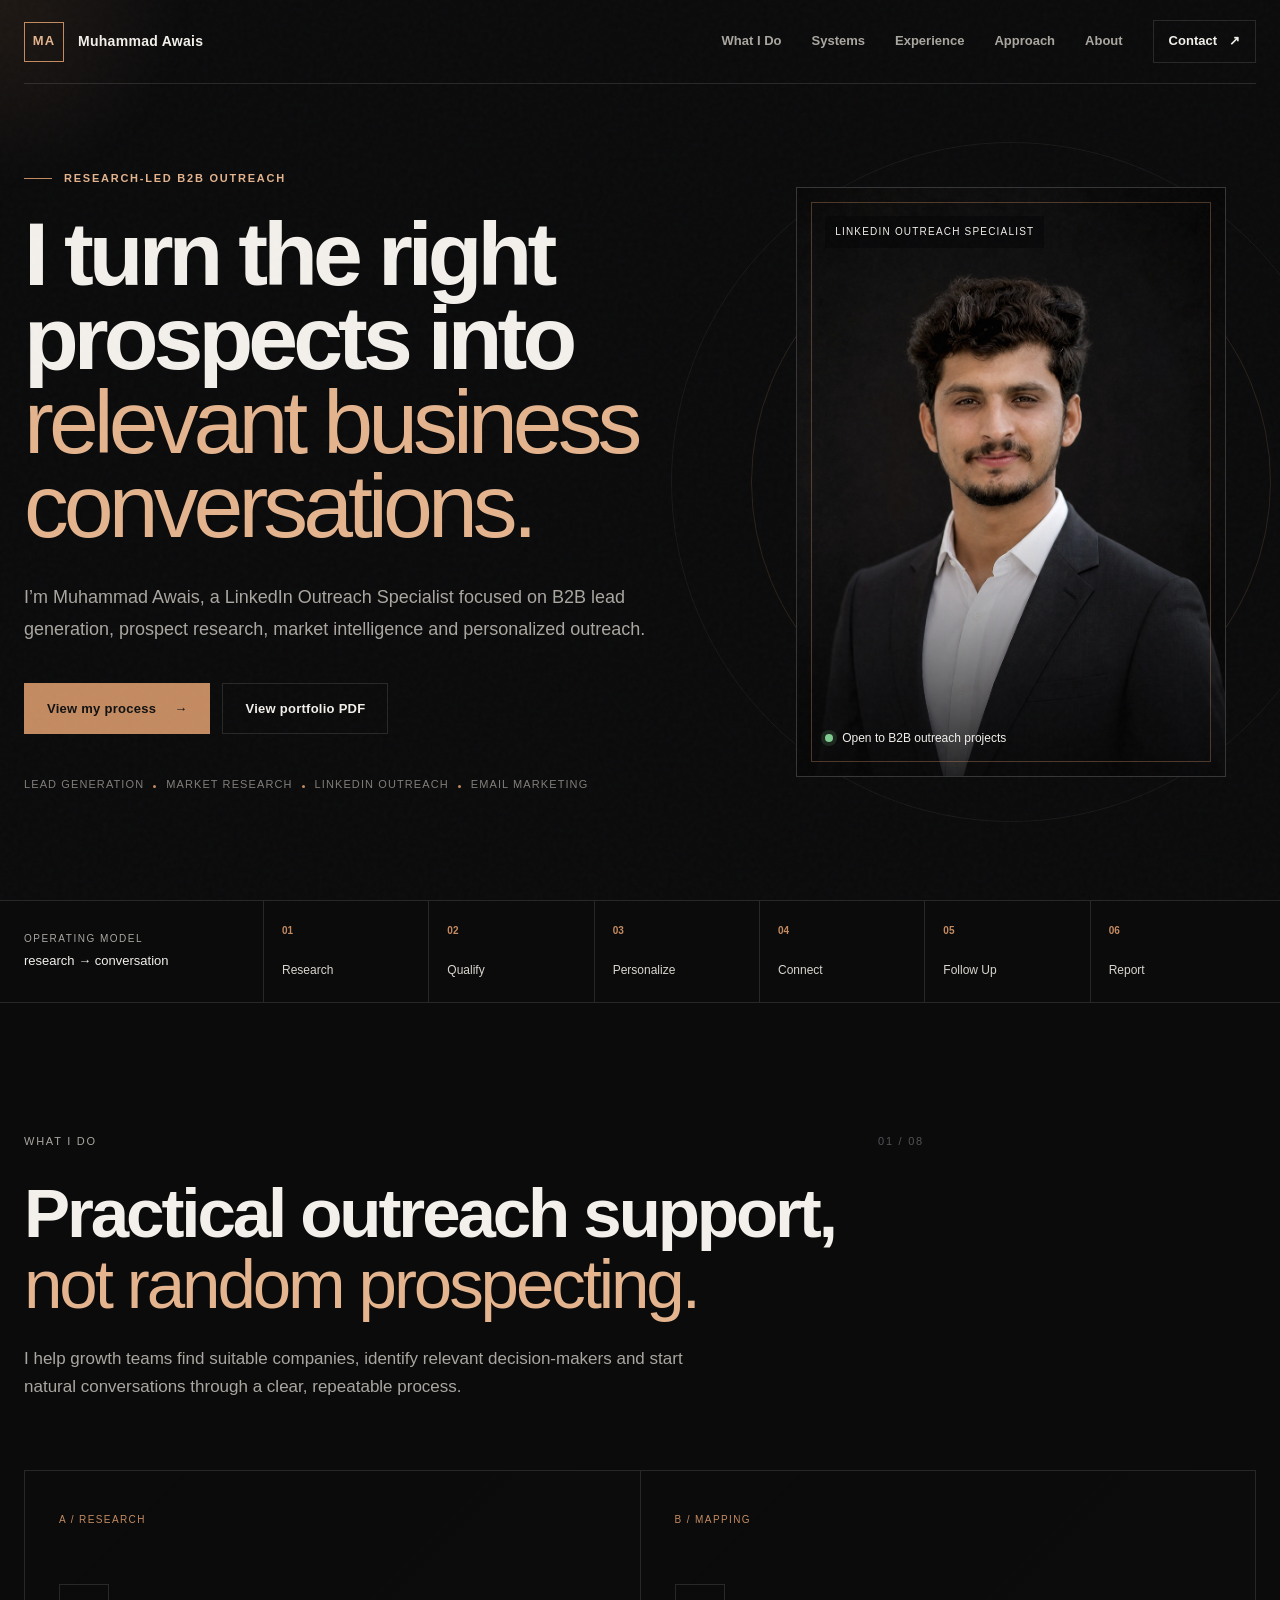
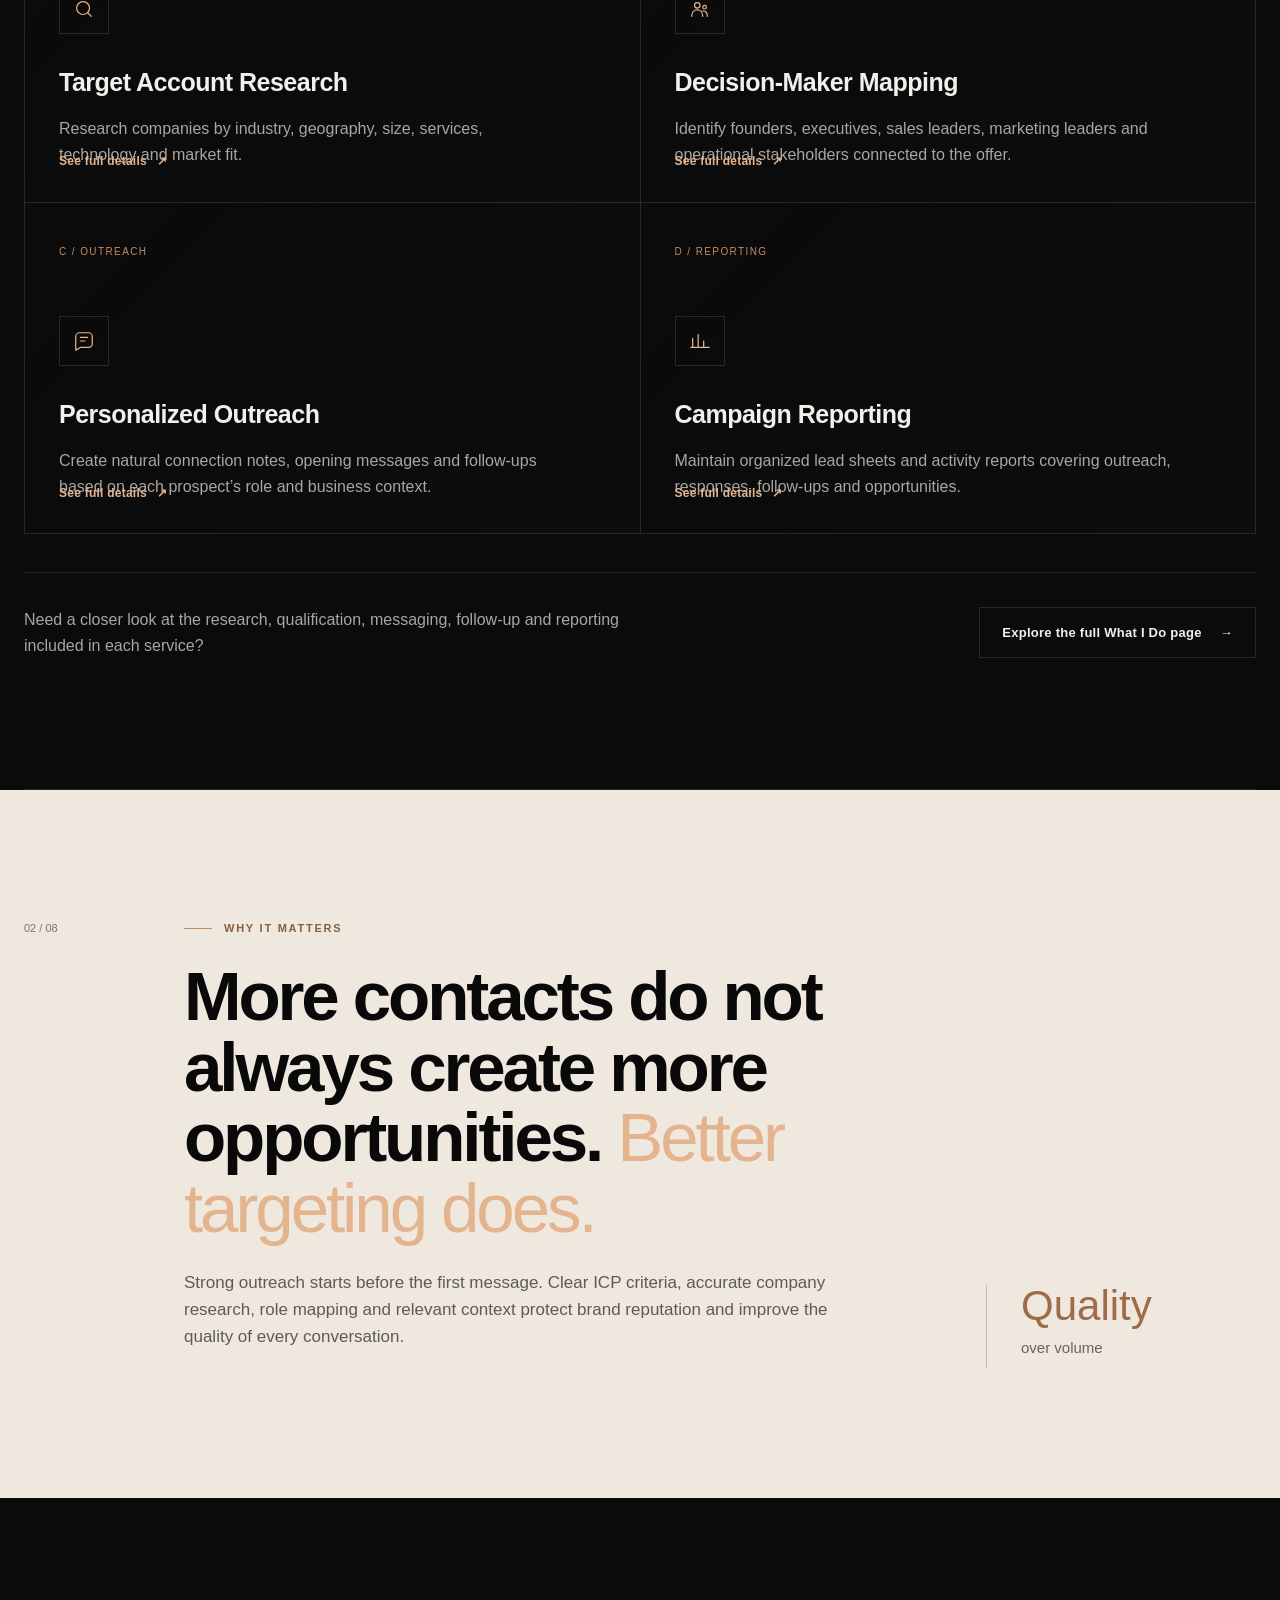
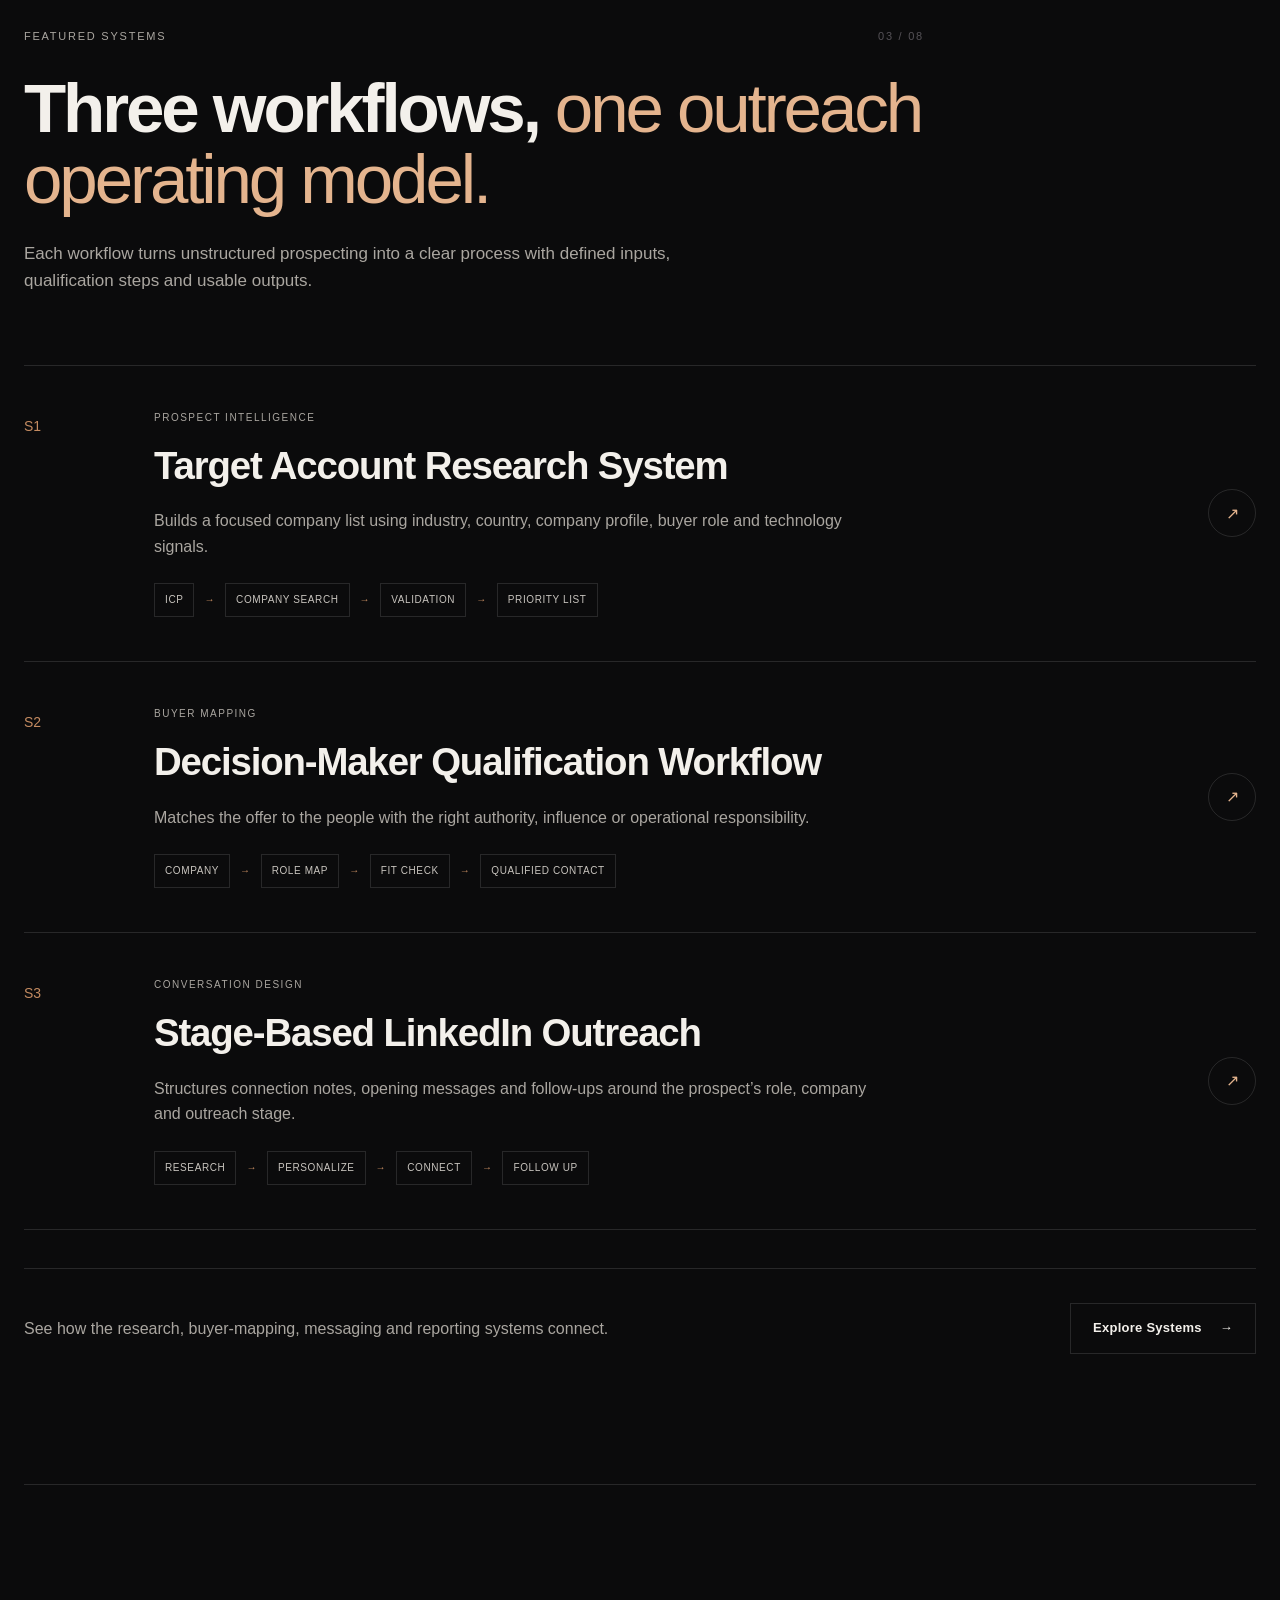
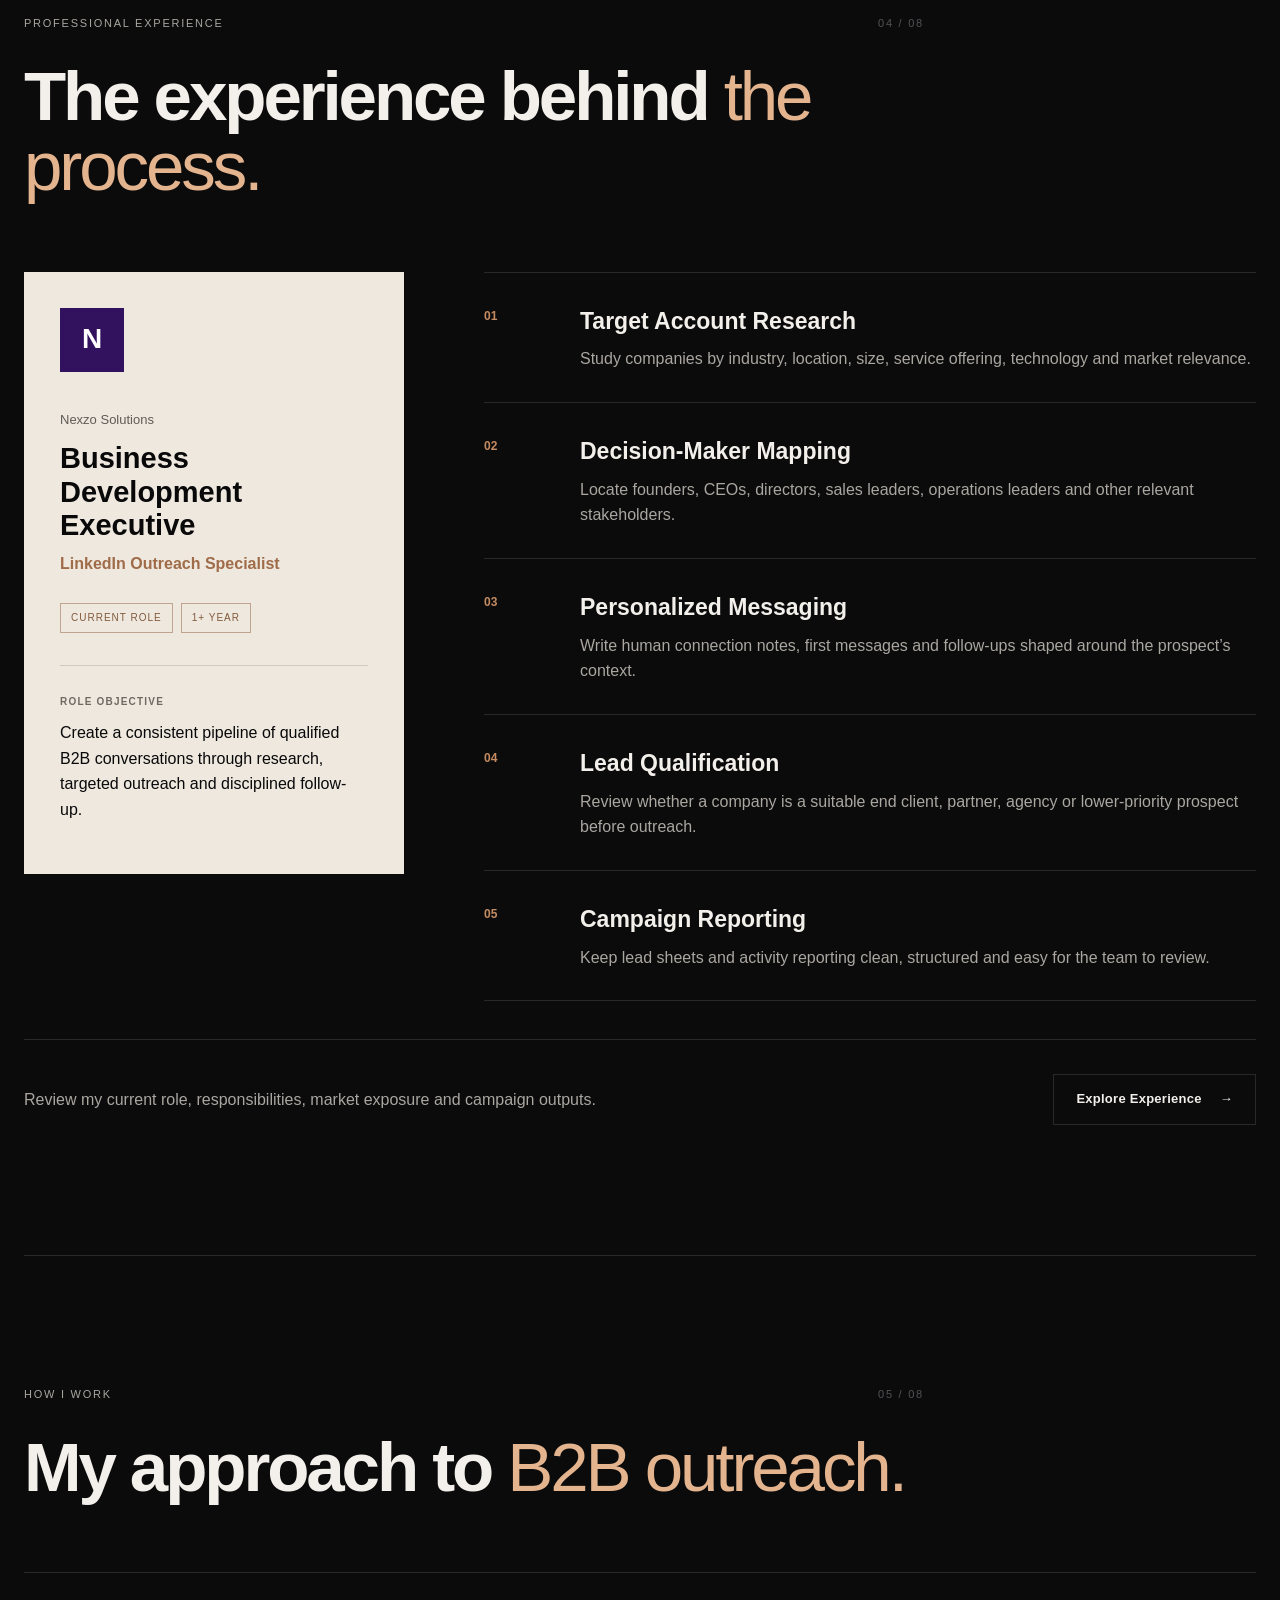
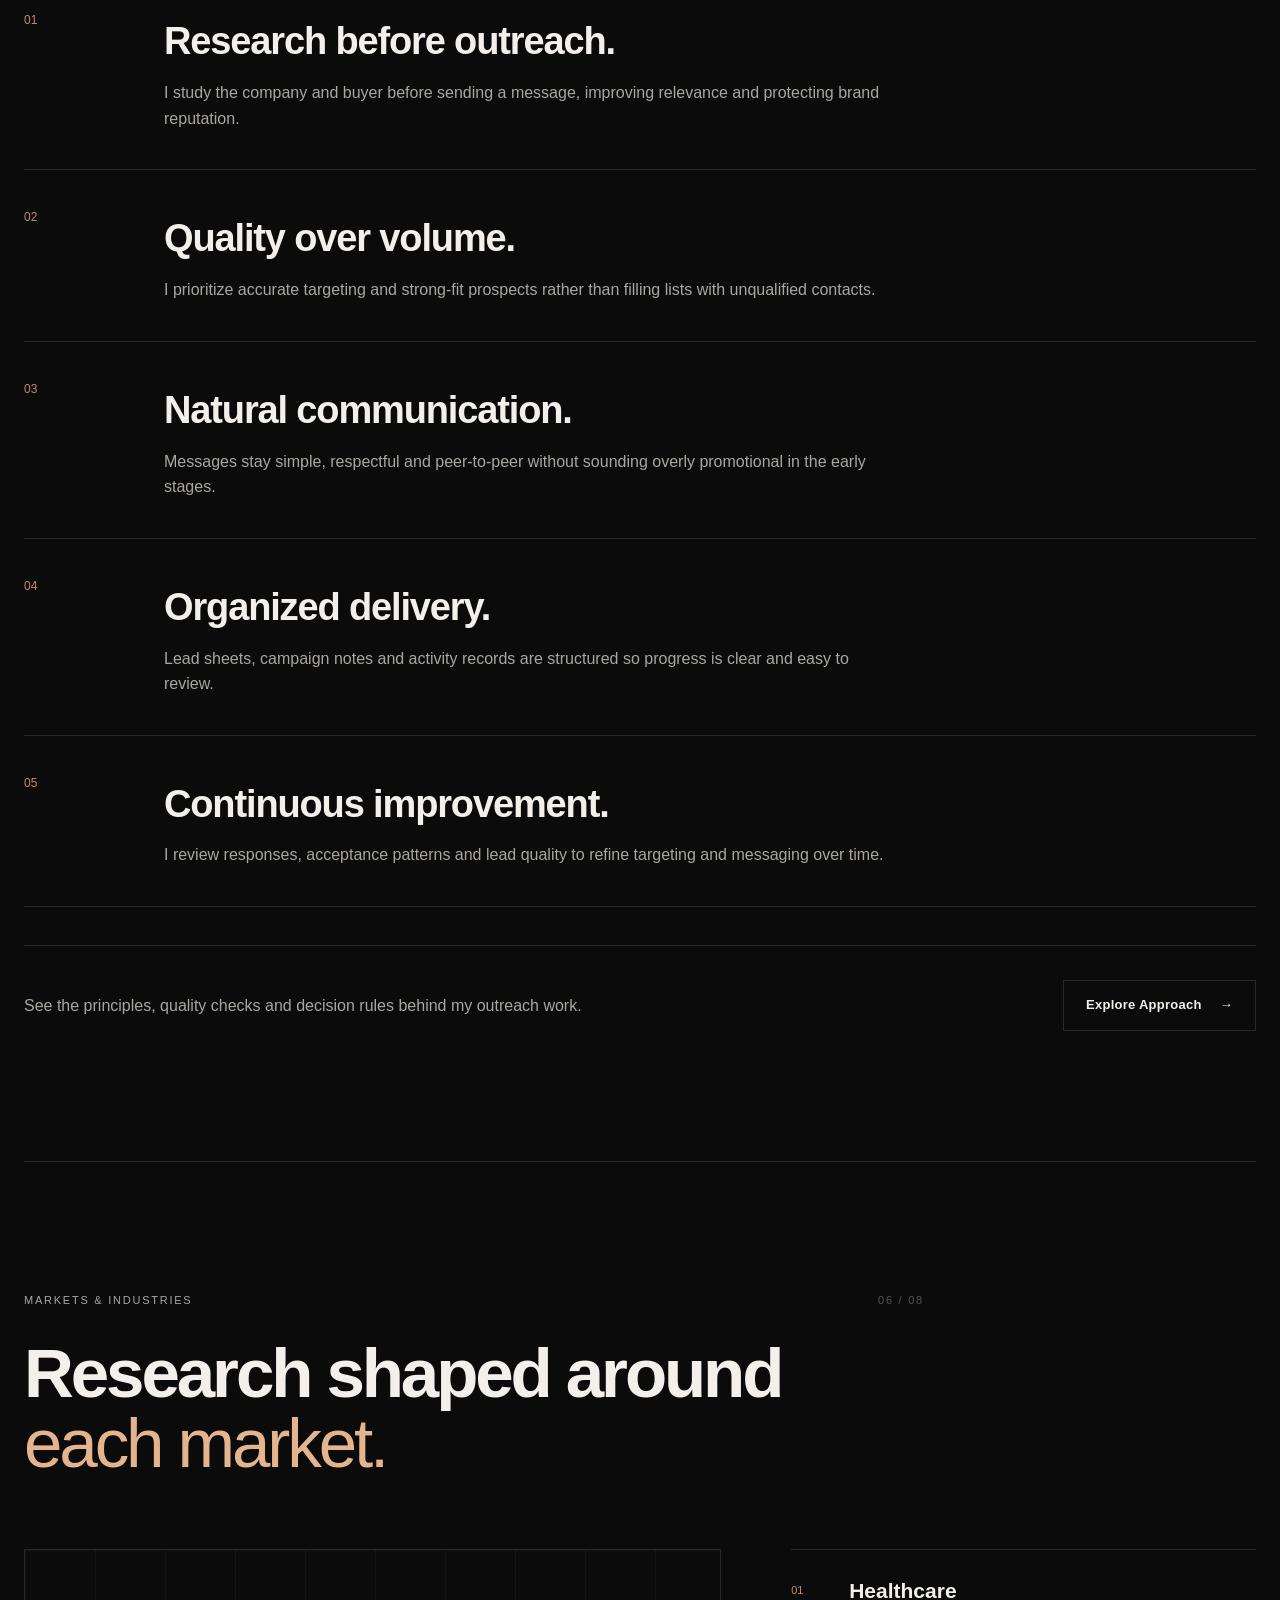
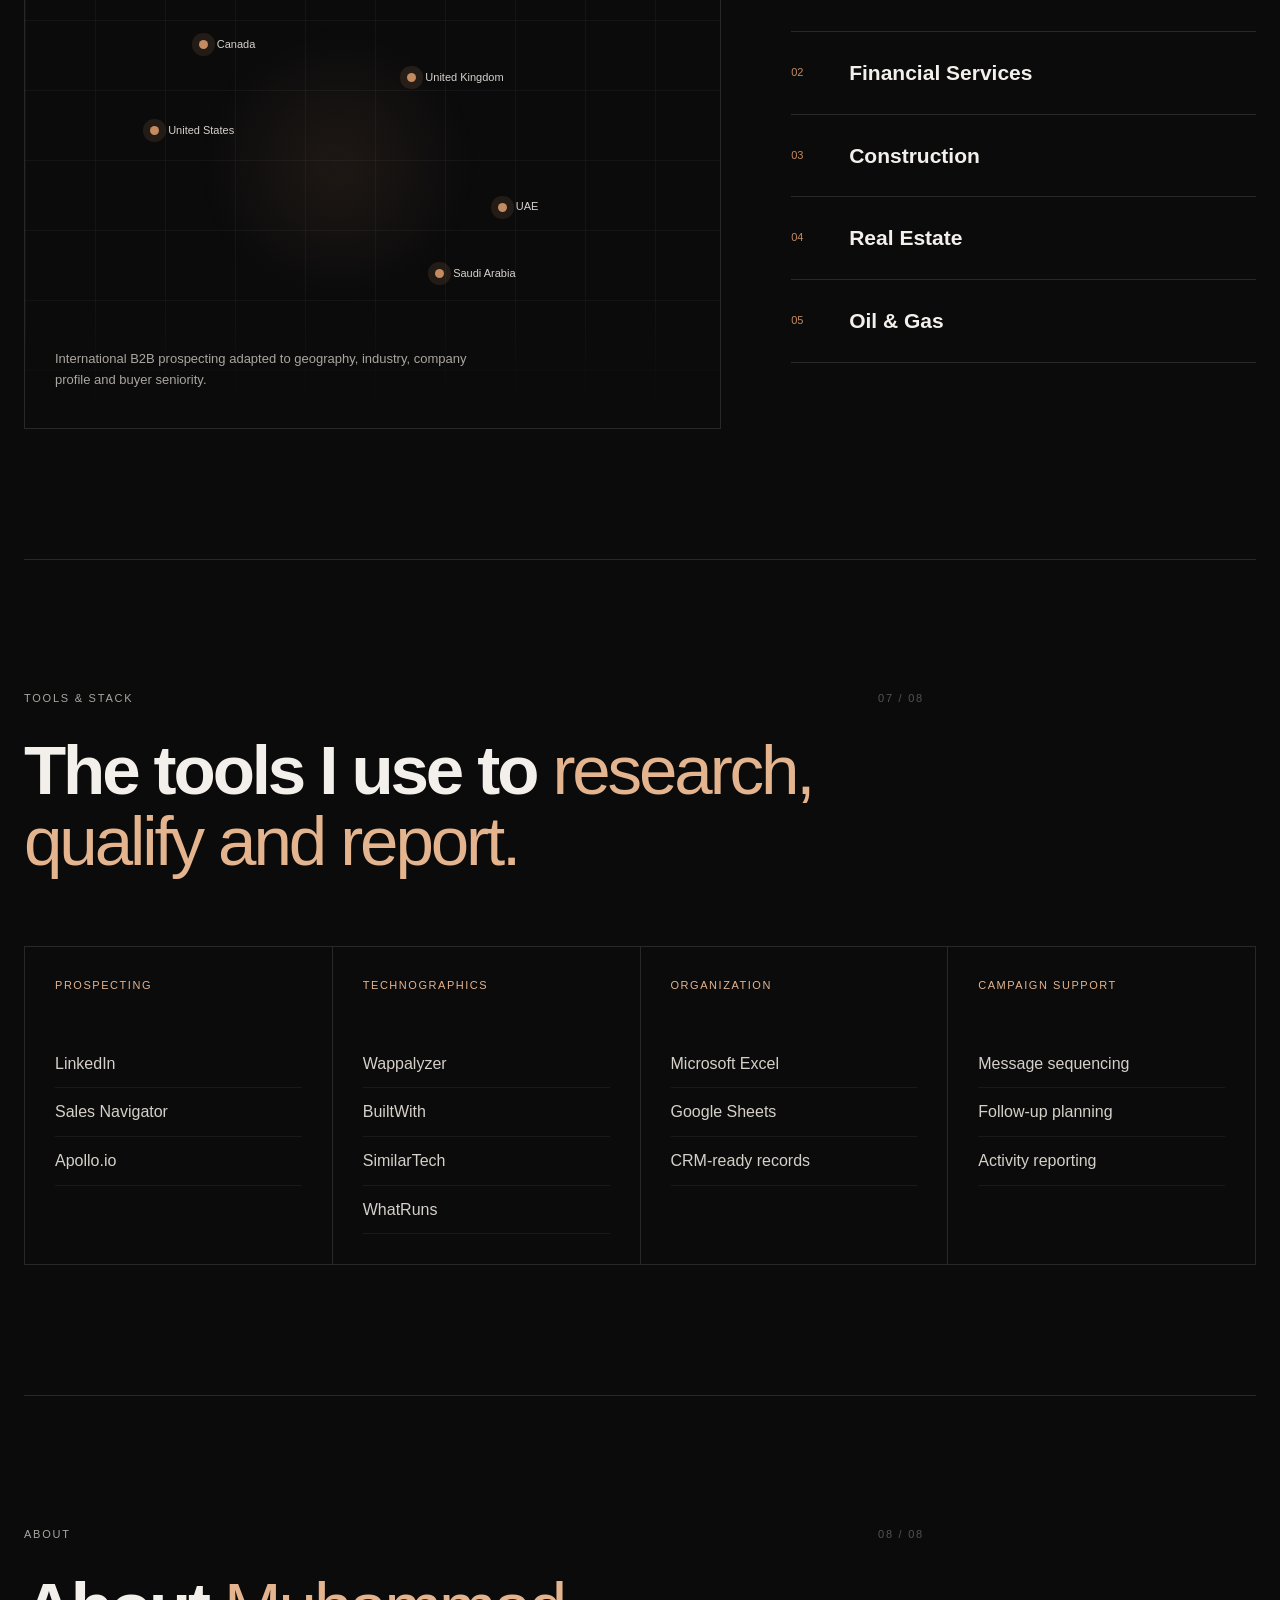
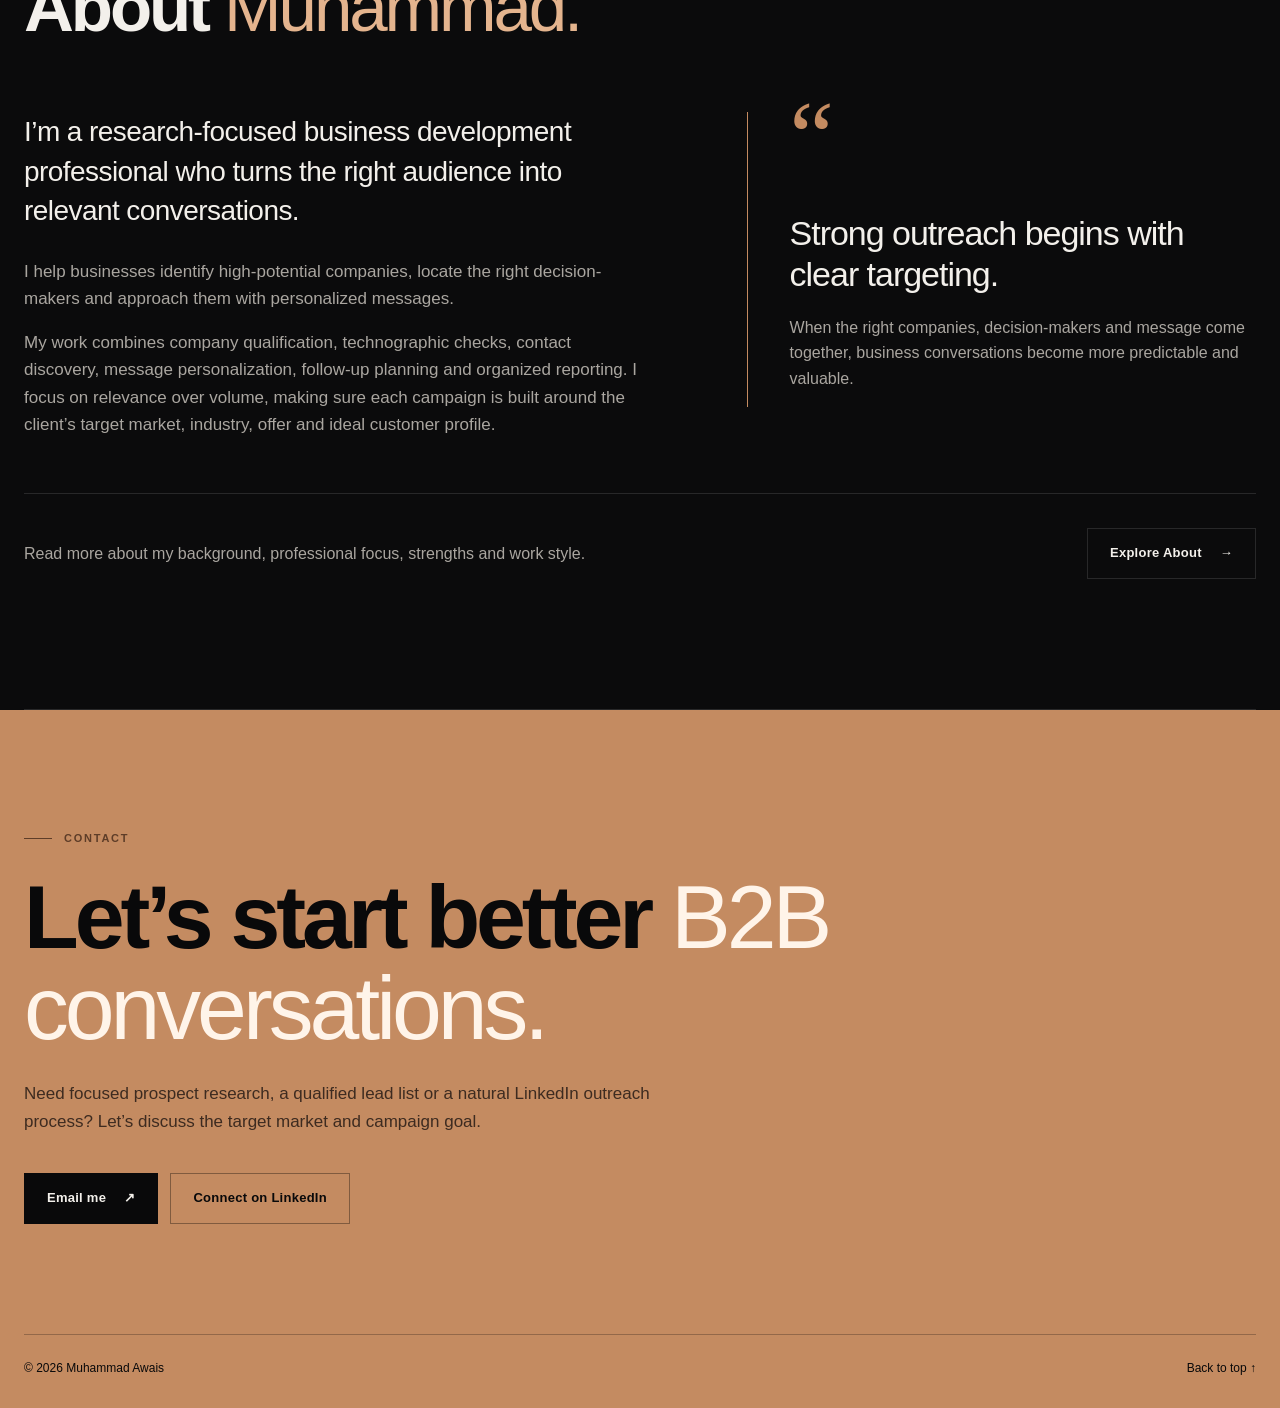
<file: index.html>
<!DOCTYPE html>
<html lang="en">
<head>
  <meta charset="UTF-8" />
  <meta name="viewport" content="width=device-width, initial-scale=1.0" />
  <meta name="description" content="Muhammad Awais — LinkedIn Outreach Specialist focused on B2B lead generation, prospect research, market intelligence and personalized outreach." />
  <meta name="theme-color" content="#0b0b0c" />
  <title>Muhammad Awais — LinkedIn Outreach Specialist</title>
  <link rel="preload" href="assets/muhammad-awais.jpg" as="image" />
  <link rel="stylesheet" href="styles.css" />
</head>
<body data-page="home">
  <div class="noise" aria-hidden="true"></div>
  <div class="cursor-glow" aria-hidden="true"></div>

  <header class="site-header" id="top">
    <a class="brand" href="#top" aria-label="Muhammad Awais home">
      <span class="brand-mark">MA</span>
      <span class="brand-name">Muhammad Awais</span>
    </a>

    <button class="menu-toggle" type="button" aria-label="Open menu" aria-expanded="false">
      <span></span><span></span>
    </button>

    <nav class="site-nav" aria-label="Main navigation">
      <a href="what-i-do.html">What I Do</a>
      <a href="systems.html">Systems</a>
      <a href="experience.html">Experience</a>
      <a href="approach.html">Approach</a>
      <a href="about.html">About</a>
      <a class="nav-cta" href="contact.html">Contact <span>↗</span></a>
    </nav>
  </header>

  <main>
    <section class="hero section" aria-labelledby="hero-title">
      <div class="hero-copy reveal">
        <p class="eyebrow"><span></span> Research-led B2B outreach</p>
        <h1 id="hero-title">I turn the right prospects into <em>relevant business conversations.</em></h1>
        <p class="hero-text">
          I’m Muhammad Awais, a LinkedIn Outreach Specialist focused on B2B lead generation,
          prospect research, market intelligence and personalized outreach.
        </p>
        <div class="hero-actions">
          <a class="button button-primary" href="systems.html">View my process <span>→</span></a>
          <a class="button button-ghost" href="assets/Muhammad_Awais_Portfolio.pdf" target="_blank" rel="noopener">View portfolio PDF</a>
        </div>
        <div class="hero-meta" aria-label="Core expertise">
          <span>Lead Generation</span>
          <span>Market Research</span>
          <span>LinkedIn Outreach</span>
          <span>Email Marketing</span>
        </div>
      </div>

      <div class="hero-visual reveal reveal-delay-1">
        <div class="portrait-frame">
          <div class="portrait-label">LinkedIn Outreach Specialist</div>
          <img src="assets/muhammad-awais.jpg" alt="Portrait of Muhammad Awais" />
          <div class="portrait-status"><i></i> Open to B2B outreach projects</div>
        </div>
        <div class="orbit orbit-one" aria-hidden="true"></div>
        <div class="orbit orbit-two" aria-hidden="true"></div>
      </div>
    </section>

    <section class="operating-model" aria-label="Outreach operating model">
      <div class="model-intro">
        <span>Operating model</span>
        <strong>research → conversation</strong>
      </div>
      <ol class="model-steps">
        <li><b>01</b><span>Research</span></li>
        <li><b>02</b><span>Qualify</span></li>
        <li><b>03</b><span>Personalize</span></li>
        <li><b>04</b><span>Connect</span></li>
        <li><b>05</b><span>Follow Up</span></li>
        <li><b>06</b><span>Report</span></li>
      </ol>
    </section>

    <section class="section numbered-section" id="services">
      <div class="section-heading reveal">
        <p class="section-kicker">What I Do <span>01 / 08</span></p>
        <h2>Practical outreach support, <em>not random prospecting.</em></h2>
        <p>I help growth teams find suitable companies, identify relevant decision-makers and start natural conversations through a clear, repeatable process.</p>
      </div>

      <div class="service-grid">
        <article class="service-card reveal">
          <span class="card-code">A / RESEARCH</span>
          <div class="service-icon" aria-hidden="true">
            <svg viewBox="0 0 24 24"><circle cx="11" cy="11" r="7"></circle><path d="m20 20-4-4"></path></svg>
          </div>
          <h3>Target Account Research</h3>
          <p>Research companies by industry, geography, size, services, technology and market fit.</p>
          <a class="text-link" href="what-i-do.html#research">See full details <span>↗</span></a>
        </article>

        <article class="service-card reveal reveal-delay-1">
          <span class="card-code">B / MAPPING</span>
          <div class="service-icon" aria-hidden="true">
            <svg viewBox="0 0 24 24"><circle cx="9" cy="8" r="3"></circle><circle cx="17" cy="10" r="2"></circle><path d="M3 20c0-4 2.5-7 6-7s6 3 6 7M15 14c3 0 5 2.5 5 6"></path></svg>
          </div>
          <h3>Decision-Maker Mapping</h3>
          <p>Identify founders, executives, sales leaders, marketing leaders and operational stakeholders connected to the offer.</p>
          <a class="text-link" href="what-i-do.html#mapping">See full details <span>↗</span></a>
        </article>

        <article class="service-card reveal reveal-delay-2">
          <span class="card-code">C / OUTREACH</span>
          <div class="service-icon" aria-hidden="true">
            <svg viewBox="0 0 24 24"><path d="M21 15a4 4 0 0 1-4 4H8l-5 3V7a4 4 0 0 1 4-4h10a4 4 0 0 1 4 4z"></path><path d="M8 8h8M8 12h5"></path></svg>
          </div>
          <h3>Personalized Outreach</h3>
          <p>Create natural connection notes, opening messages and follow-ups based on each prospect’s role and business context.</p>
          <a class="text-link" href="what-i-do.html#outreach">See full details <span>↗</span></a>
        </article>

        <article class="service-card reveal reveal-delay-3">
          <span class="card-code">D / REPORTING</span>
          <div class="service-icon" aria-hidden="true">
            <svg viewBox="0 0 24 24"><path d="M4 19V9M10 19V5M16 19v-7M22 19H2"></path></svg>
          </div>
          <h3>Campaign Reporting</h3>
          <p>Maintain organized lead sheets and activity reports covering outreach, responses, follow-ups and opportunities.</p>
          <a class="text-link" href="what-i-do.html#reporting">See full details <span>↗</span></a>
        </article>
      </div>

      <div class="section-cta reveal">
        <p>Need a closer look at the research, qualification, messaging, follow-up and reporting included in each service?</p>
        <a class="button button-ghost" href="what-i-do.html">Explore the full What I Do page <span>→</span></a>
      </div>
    </section>

    <section class="section statement-section">
      <div class="statement-index">02 / 08</div>
      <div class="statement-copy reveal">
        <p class="eyebrow"><span></span> Why it matters</p>
        <h2>More contacts do not always create more opportunities. <em>Better targeting does.</em></h2>
        <p>
          Strong outreach starts before the first message. Clear ICP criteria, accurate company research,
          role mapping and relevant context protect brand reputation and improve the quality of every conversation.
        </p>
      </div>
      <div class="statement-stat reveal reveal-delay-1">
        <strong>Quality</strong>
        <span>over volume</span>
      </div>
    </section>

    <section class="section numbered-section" id="systems">
      <div class="section-heading reveal">
        <p class="section-kicker">Featured Systems <span>03 / 08</span></p>
        <h2>Three workflows, <em>one outreach operating model.</em></h2>
        <p>Each workflow turns unstructured prospecting into a clear process with defined inputs, qualification steps and usable outputs.</p>
      </div>

      <div class="systems-list">
        <article class="system-card reveal">
          <div class="system-number">S1</div>
          <div class="system-body">
            <p class="system-tag">Prospect intelligence</p>
            <h3>Target Account Research System</h3>
            <p>Builds a focused company list using industry, country, company profile, buyer role and technology signals.</p>
            <div class="flow"><span>ICP</span><i>→</i><span>Company Search</span><i>→</i><span>Validation</span><i>→</i><span>Priority List</span></div>
          </div>
          <div class="system-arrow" aria-hidden="true">↗</div>
        </article>

        <article class="system-card reveal">
          <div class="system-number">S2</div>
          <div class="system-body">
            <p class="system-tag">Buyer mapping</p>
            <h3>Decision-Maker Qualification Workflow</h3>
            <p>Matches the offer to the people with the right authority, influence or operational responsibility.</p>
            <div class="flow"><span>Company</span><i>→</i><span>Role Map</span><i>→</i><span>Fit Check</span><i>→</i><span>Qualified Contact</span></div>
          </div>
          <div class="system-arrow" aria-hidden="true">↗</div>
        </article>

        <article class="system-card reveal">
          <div class="system-number">S3</div>
          <div class="system-body">
            <p class="system-tag">Conversation design</p>
            <h3>Stage-Based LinkedIn Outreach</h3>
            <p>Structures connection notes, opening messages and follow-ups around the prospect’s role, company and outreach stage.</p>
            <div class="flow"><span>Research</span><i>→</i><span>Personalize</span><i>→</i><span>Connect</span><i>→</i><span>Follow Up</span></div>
          </div>
          <div class="system-arrow" aria-hidden="true">↗</div>
        </article>
      </div>
      <div class="section-cta reveal"><p>See how the research, buyer-mapping, messaging and reporting systems connect.</p><a class="button button-ghost" href="systems.html">Explore Systems <span>→</span></a></div>
    </section>

    <section class="section experience-section numbered-section" id="experience">
      <div class="section-heading reveal">
        <p class="section-kicker">Professional Experience <span>04 / 08</span></p>
        <h2>The experience behind <em>the process.</em></h2>
      </div>

      <div class="experience-layout">
        <aside class="role-card reveal">
          <div class="company-mark">N</div>
          <p class="role-company">Nexzo Solutions</p>
          <h3>Business Development Executive</h3>
          <p class="role-subtitle">LinkedIn Outreach Specialist</p>
          <div class="role-pills"><span>Current role</span><span>1+ year</span></div>
          <hr />
          <p class="role-label">Role objective</p>
          <p>Create a consistent pipeline of qualified B2B conversations through research, targeted outreach and disciplined follow-up.</p>
        </aside>

        <div class="responsibilities">
          <article class="responsibility reveal"><b>01</b><div><h3>Target Account Research</h3><p>Study companies by industry, location, size, service offering, technology and market relevance.</p></div></article>
          <article class="responsibility reveal"><b>02</b><div><h3>Decision-Maker Mapping</h3><p>Locate founders, CEOs, directors, sales leaders, operations leaders and other relevant stakeholders.</p></div></article>
          <article class="responsibility reveal"><b>03</b><div><h3>Personalized Messaging</h3><p>Write human connection notes, first messages and follow-ups shaped around the prospect’s context.</p></div></article>
          <article class="responsibility reveal"><b>04</b><div><h3>Lead Qualification</h3><p>Review whether a company is a suitable end client, partner, agency or lower-priority prospect before outreach.</p></div></article>
          <article class="responsibility reveal"><b>05</b><div><h3>Campaign Reporting</h3><p>Keep lead sheets and activity reporting clean, structured and easy for the team to review.</p></div></article>
        </div>
      </div>
      <div class="section-cta reveal"><p>Review my current role, responsibilities, market exposure and campaign outputs.</p><a class="button button-ghost" href="experience.html">Explore Experience <span>→</span></a></div>
    </section>

    <section class="section numbered-section" id="approach">
      <div class="section-heading reveal">
        <p class="section-kicker">How I Work <span>05 / 08</span></p>
        <h2>My approach to <em>B2B outreach.</em></h2>
      </div>

      <div class="principles">
        <article class="principle reveal"><span>01</span><div><h3>Research before outreach.</h3><p>I study the company and buyer before sending a message, improving relevance and protecting brand reputation.</p></div></article>
        <article class="principle reveal"><span>02</span><div><h3>Quality over volume.</h3><p>I prioritize accurate targeting and strong-fit prospects rather than filling lists with unqualified contacts.</p></div></article>
        <article class="principle reveal"><span>03</span><div><h3>Natural communication.</h3><p>Messages stay simple, respectful and peer-to-peer without sounding overly promotional in the early stages.</p></div></article>
        <article class="principle reveal"><span>04</span><div><h3>Organized delivery.</h3><p>Lead sheets, campaign notes and activity records are structured so progress is clear and easy to review.</p></div></article>
        <article class="principle reveal"><span>05</span><div><h3>Continuous improvement.</h3><p>I review responses, acceptance patterns and lead quality to refine targeting and messaging over time.</p></div></article>
      </div>
      <div class="section-cta reveal"><p>See the principles, quality checks and decision rules behind my outreach work.</p><a class="button button-ghost" href="approach.html">Explore Approach <span>→</span></a></div>
    </section>

    <section class="section markets-section numbered-section">
      <div class="section-heading reveal">
        <p class="section-kicker">Markets & Industries <span>06 / 08</span></p>
        <h2>Research shaped around <em>each market.</em></h2>
      </div>

      <div class="market-layout">
        <div class="market-map reveal" aria-label="Target markets">
          <div class="map-grid" aria-hidden="true"></div>
          <div class="market-dot dot-us"><i></i><span>United States</span></div>
          <div class="market-dot dot-uk"><i></i><span>United Kingdom</span></div>
          <div class="market-dot dot-uae"><i></i><span>UAE</span></div>
          <div class="market-dot dot-sa"><i></i><span>Saudi Arabia</span></div>
          <div class="market-dot dot-ca"><i></i><span>Canada</span></div>
          <p>International B2B prospecting adapted to geography, industry, company profile and buyer seniority.</p>
        </div>

        <div class="industry-list reveal reveal-delay-1">
          <div><span>01</span><strong>Healthcare</strong></div>
          <div><span>02</span><strong>Financial Services</strong></div>
          <div><span>03</span><strong>Construction</strong></div>
          <div><span>04</span><strong>Real Estate</strong></div>
          <div><span>05</span><strong>Oil & Gas</strong></div>
        </div>
      </div>
    </section>

    <section class="section tools-section numbered-section">
      <div class="section-heading reveal">
        <p class="section-kicker">Tools & Stack <span>07 / 08</span></p>
        <h2>The tools I use to <em>research, qualify and report.</em></h2>
      </div>

      <div class="tool-columns">
        <div class="tool-group reveal">
          <p>Prospecting</p>
          <ul><li>LinkedIn</li><li>Sales Navigator</li><li>Apollo.io</li></ul>
        </div>
        <div class="tool-group reveal reveal-delay-1">
          <p>Technographics</p>
          <ul><li>Wappalyzer</li><li>BuiltWith</li><li>SimilarTech</li><li>WhatRuns</li></ul>
        </div>
        <div class="tool-group reveal reveal-delay-2">
          <p>Organization</p>
          <ul><li>Microsoft Excel</li><li>Google Sheets</li><li>CRM-ready records</li></ul>
        </div>
        <div class="tool-group reveal reveal-delay-3">
          <p>Campaign Support</p>
          <ul><li>Message sequencing</li><li>Follow-up planning</li><li>Activity reporting</li></ul>
        </div>
      </div>
    </section>

    <section class="section about-section numbered-section" id="about">
      <div class="section-heading reveal">
        <p class="section-kicker">About <span>08 / 08</span></p>
        <h2>About <em>Muhammad.</em></h2>
      </div>

      <div class="about-layout">
        <div class="about-copy reveal">
          <p class="lead">I’m a research-focused business development professional who turns the right audience into relevant conversations.</p>
          <p>I help businesses identify high-potential companies, locate the right decision-makers and approach them with personalized messages.</p>
          <p>My work combines company qualification, technographic checks, contact discovery, message personalization, follow-up planning and organized reporting. I focus on relevance over volume, making sure each campaign is built around the client’s target market, industry, offer and ideal customer profile.</p>
        </div>
        <div class="about-quote reveal reveal-delay-1">
          <span>“</span>
          <blockquote>Strong outreach begins with clear targeting.</blockquote>
          <p>When the right companies, decision-makers and message come together, business conversations become more predictable and valuable.</p>
        </div>
      </div>
      <div class="section-cta reveal"><p>Read more about my background, professional focus, strengths and work style.</p><a class="button button-ghost" href="about.html">Explore About <span>→</span></a></div>
    </section>

    <section class="contact-section" id="contact">
      <div class="contact-inner reveal">
        <p class="eyebrow"><span></span> Contact</p>
        <h2>Let’s start better <em>B2B conversations.</em></h2>
        <p>Need focused prospect research, a qualified lead list or a natural LinkedIn outreach process? Let’s discuss the target market and campaign goal.</p>
        <div class="contact-actions">
          <a class="button button-light" href="mailto:mawais4793@gmail.com">Email me <span>↗</span></a>
          <a class="button button-outline-light" href="https://linkedin.com/in/mawais001" target="_blank" rel="noopener">Connect on LinkedIn</a>
        </div>
      </div>
      <div class="contact-footer">
        <p>© <span id="year"></span> Muhammad Awais</p>
        <a href="#top">Back to top ↑</a>
      </div>
    </section>
  </main>

  <script src="script.js"></script>
</body>
</html>
</file>
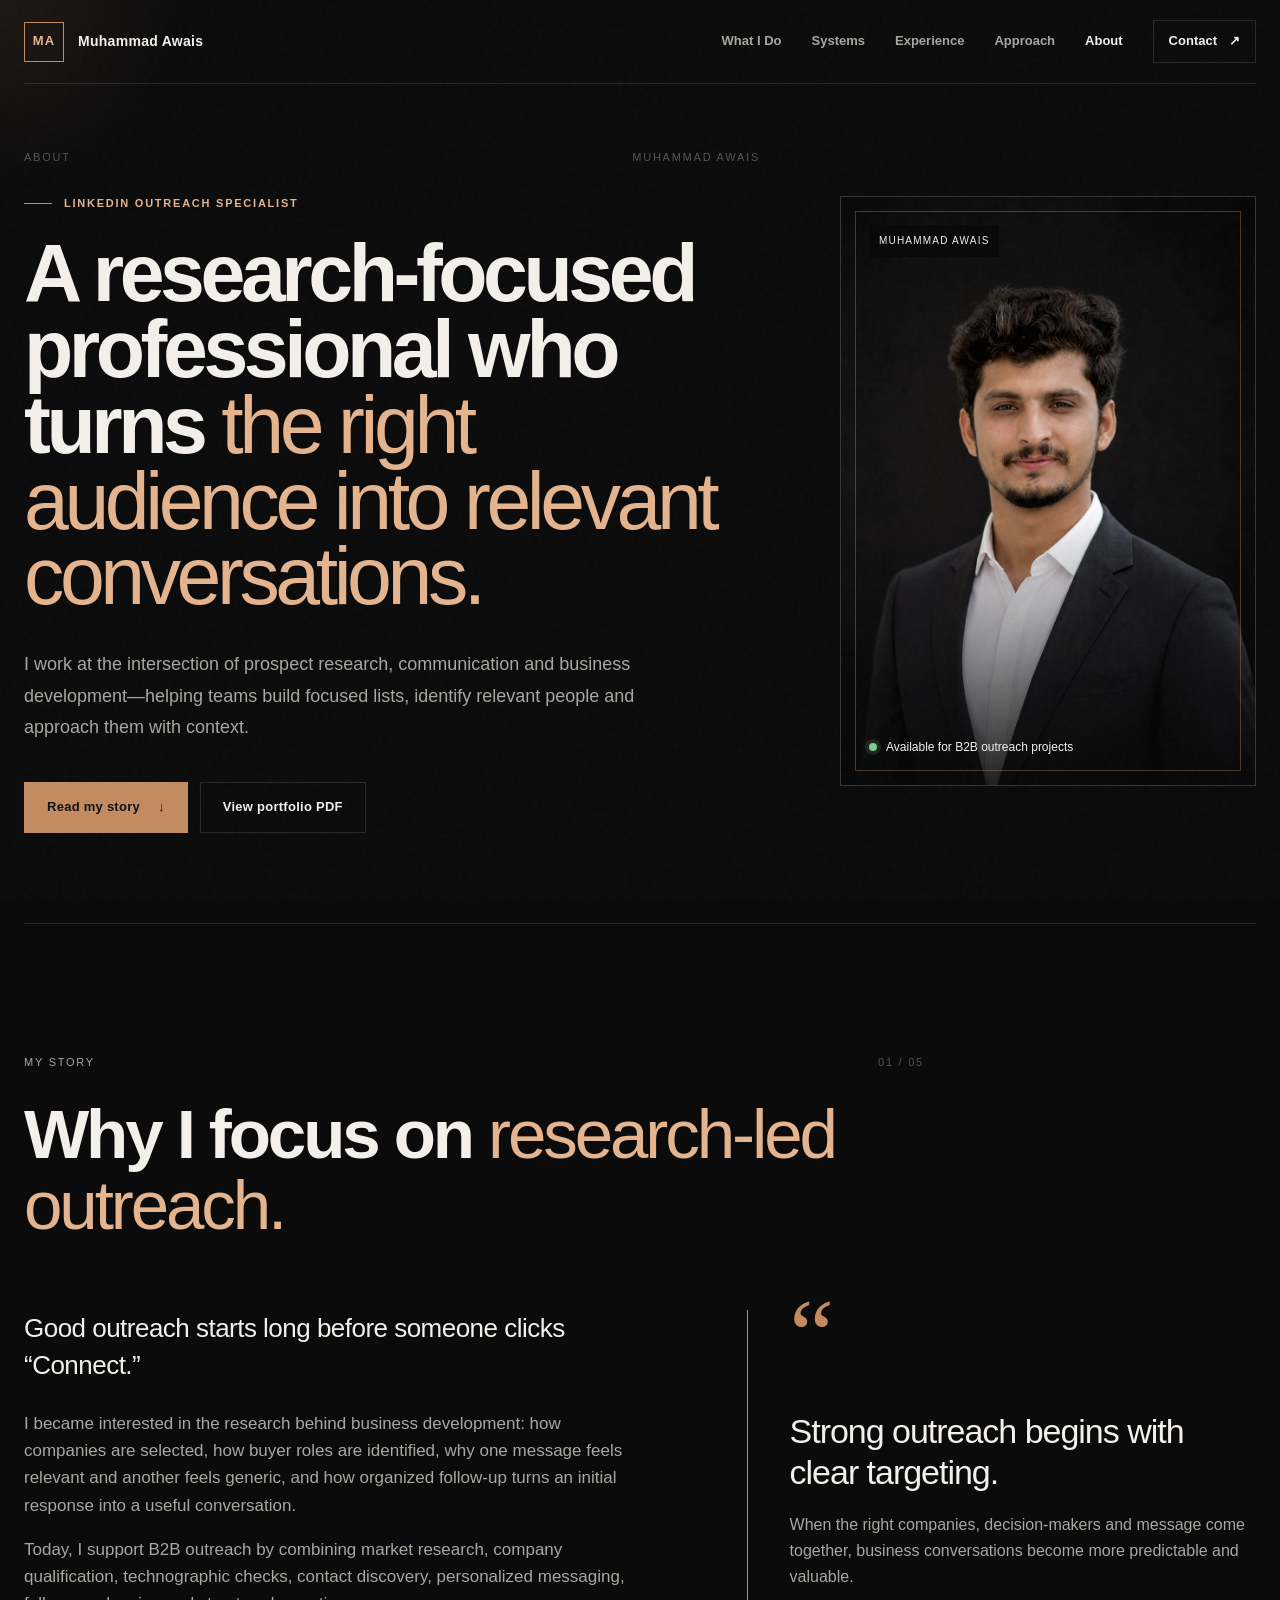
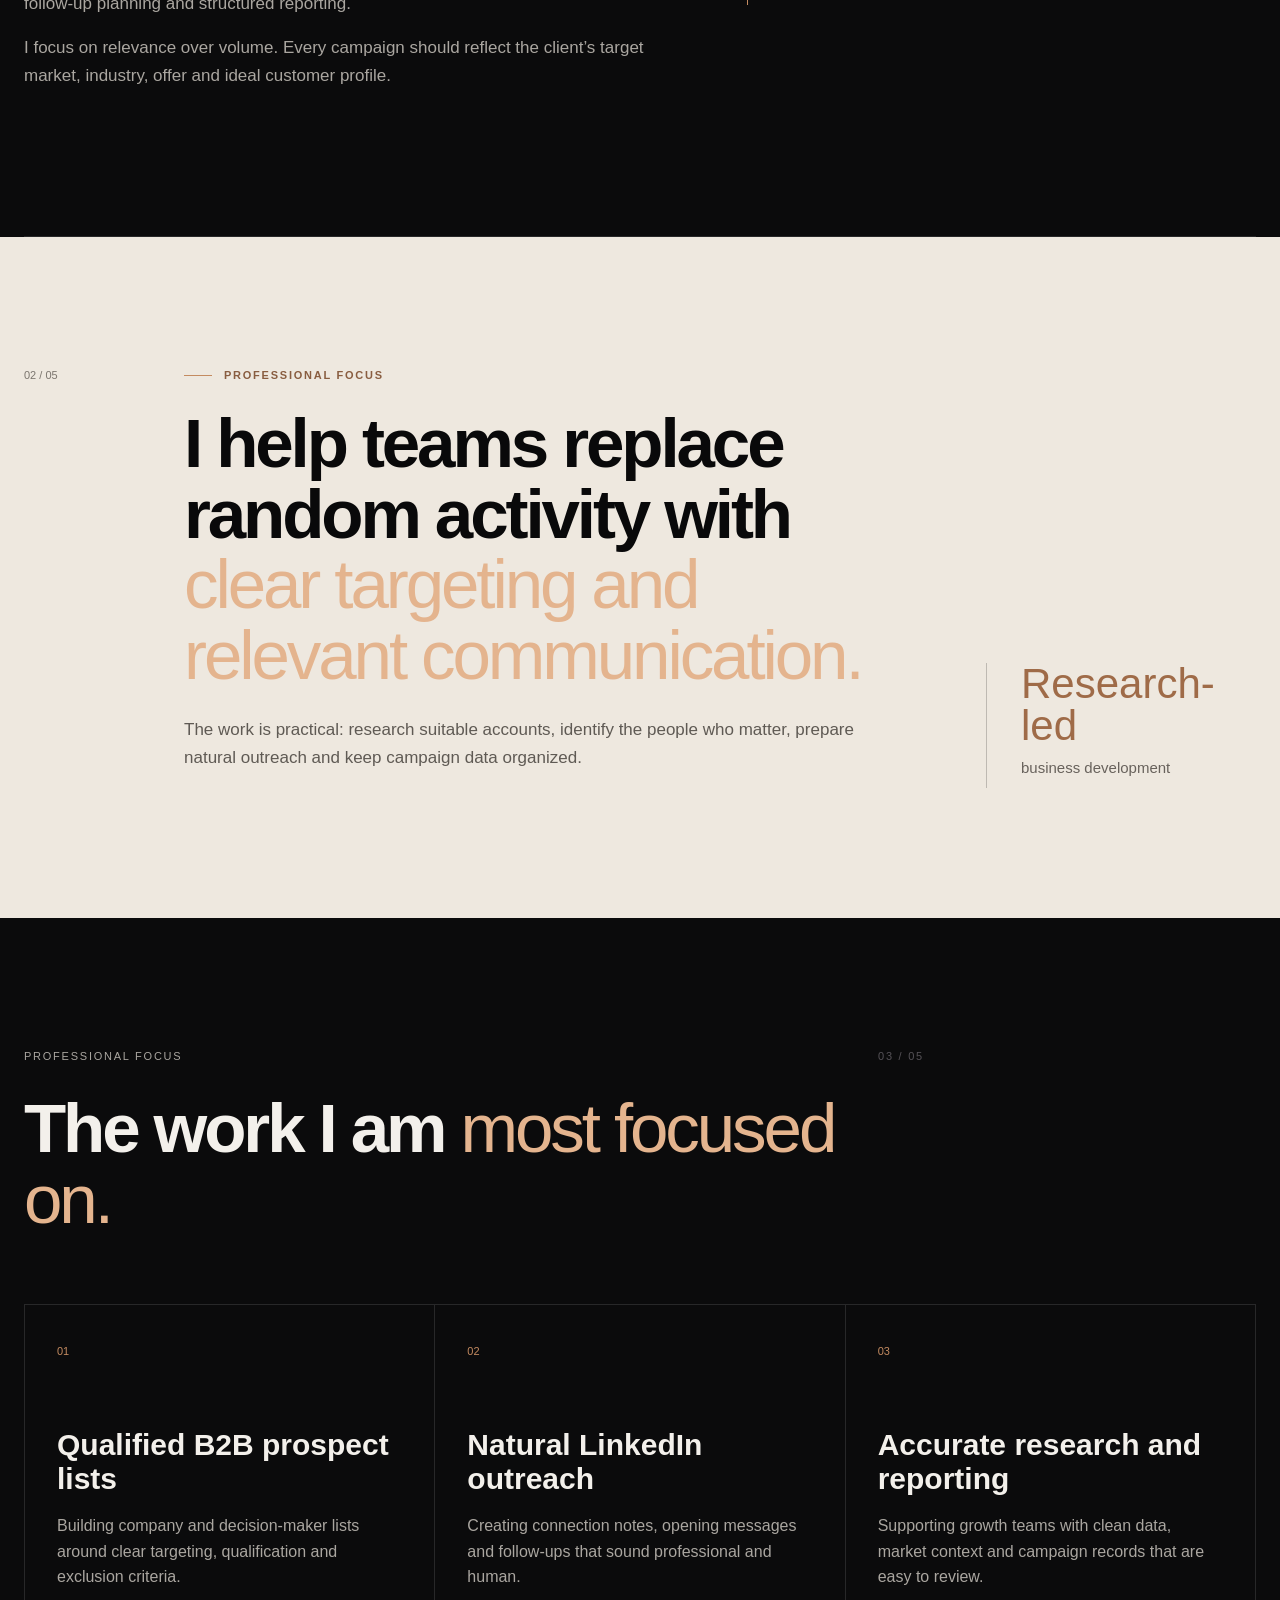
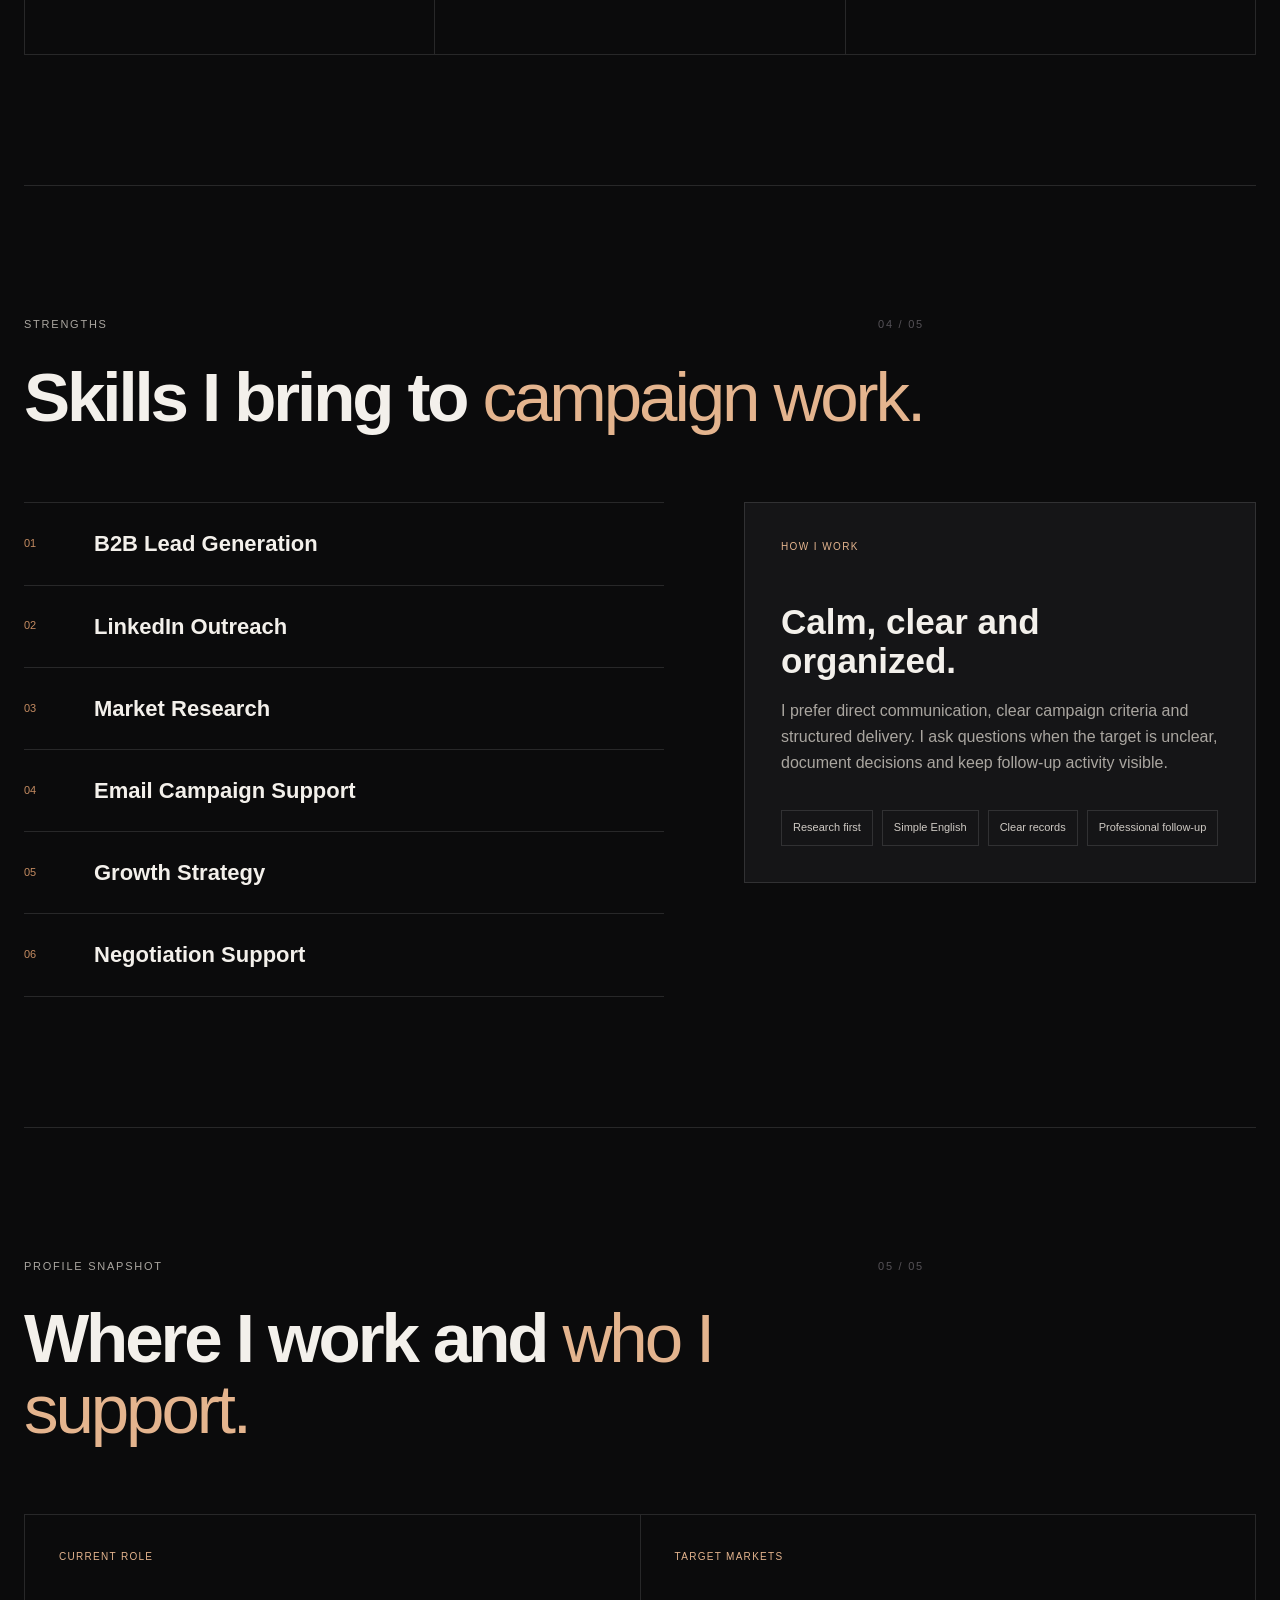
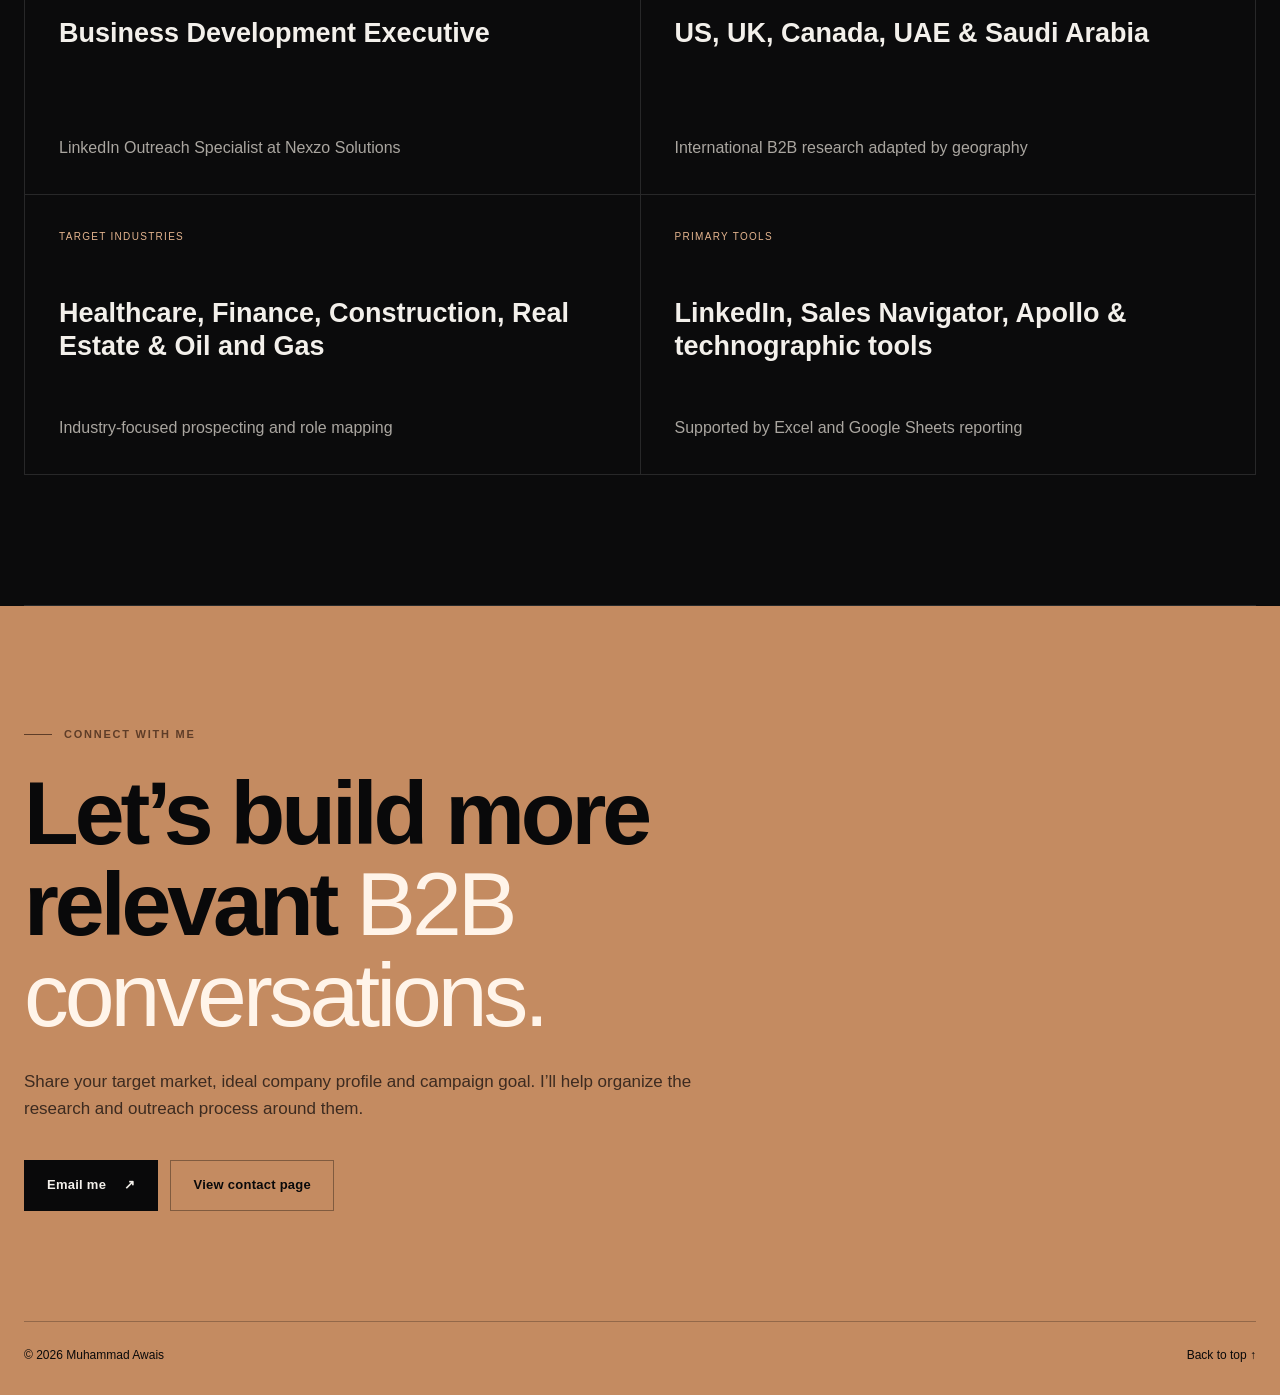
<file: about.html>
<!DOCTYPE html>
<html lang="en">
<head>
  <meta charset="UTF-8" />
  <meta name="viewport" content="width=device-width, initial-scale=1.0" />
  <meta name="description" content="About Muhammad Awais, a LinkedIn Outreach Specialist focused on B2B lead generation, prospect research and personalized outreach." />
  <meta name="theme-color" content="#0b0b0c" />
  <title>About Muhammad Awais</title>
  <link rel="preload" href="assets/muhammad-awais.jpg" as="image" />
  <link rel="stylesheet" href="styles.css" />
</head>
<body data-page="about">
  <div class="noise" aria-hidden="true"></div>
  <div class="cursor-glow" aria-hidden="true"></div>

  <header class="site-header" id="top">
    <a class="brand" href="index.html" aria-label="Muhammad Awais home">
      <span class="brand-mark">MA</span>
      <span class="brand-name">Muhammad Awais</span>
    </a>

    <button class="menu-toggle" type="button" aria-label="Open menu" aria-expanded="false">
      <span></span><span></span>
    </button>

    <nav class="site-nav" aria-label="Main navigation">
      <a href="what-i-do.html">What I Do</a>
      <a href="systems.html">Systems</a>
      <a href="experience.html">Experience</a>
      <a href="approach.html">Approach</a>
      <a class="active" href="about.html">About</a>
      <a class="nav-cta" href="contact.html">Contact <span>↗</span></a>
    </nav>
  </header>

  <main>
    <section class="section about-page-hero" aria-labelledby="page-title">
      <div class="about-page-copy reveal">
        <p class="section-kicker"><span>About</span><span>Muhammad Awais</span></p>
        <p class="eyebrow"><span></span> LinkedIn Outreach Specialist</p>
        <h1 id="page-title">A research-focused professional who turns <em>the right audience into relevant conversations.</em></h1>
        <p class="hero-text">I work at the intersection of prospect research, communication and business development—helping teams build focused lists, identify relevant people and approach them with context.</p>
        <div class="hero-actions"><a class="button button-primary" href="#story">Read my story <span>↓</span></a><a class="button button-ghost" href="assets/Muhammad_Awais_Portfolio.pdf" target="_blank" rel="noopener">View portfolio PDF</a></div>
      </div>
      <div class="about-page-portrait reveal reveal-delay-1"><div class="portrait-frame"><div class="portrait-label">Muhammad Awais</div><img src="assets/muhammad-awais.jpg" alt="Muhammad Awais, LinkedIn Outreach Specialist"><div class="portrait-status"><i></i> Available for B2B outreach projects</div></div></div>
    </section>

    <section class="section numbered-section" id="story">
      <div class="section-heading reveal"><p class="section-kicker">My Story <span>01 / 05</span></p><h2>Why I focus on <em>research-led outreach.</em></h2></div>
      <div class="story-layout">
        <div class="story-copy reveal"><p class="lead">Good outreach starts long before someone clicks “Connect.”</p><p>I became interested in the research behind business development: how companies are selected, how buyer roles are identified, why one message feels relevant and another feels generic, and how organized follow-up turns an initial response into a useful conversation.</p><p>Today, I support B2B outreach by combining market research, company qualification, technographic checks, contact discovery, personalized messaging, follow-up planning and structured reporting.</p><p>I focus on relevance over volume. Every campaign should reflect the client’s target market, industry, offer and ideal customer profile.</p></div>
        <aside class="about-quote reveal reveal-delay-1"><span>“</span><blockquote>Strong outreach begins with clear targeting.</blockquote><p>When the right companies, decision-makers and message come together, business conversations become more predictable and valuable.</p></aside>
      </div>
    </section>

    <section class="section statement-section detail-statement"><div class="statement-index">02 / 05</div><div class="statement-copy reveal"><p class="eyebrow"><span></span> Professional focus</p><h2>I help teams replace random activity with <em>clear targeting and relevant communication.</em></h2><p>The work is practical: research suitable accounts, identify the people who matter, prepare natural outreach and keep campaign data organized.</p></div><div class="statement-stat reveal reveal-delay-1"><strong>Research-led</strong><span>business development</span></div></section>

    <section class="section numbered-section">
      <div class="section-heading reveal"><p class="section-kicker">Professional Focus <span>03 / 05</span></p><h2>The work I am <em>most focused on.</em></h2></div>
      <div class="focus-grid">
        <article class="focus-card reveal"><span>01</span><h3>Qualified B2B prospect lists</h3><p>Building company and decision-maker lists around clear targeting, qualification and exclusion criteria.</p></article>
        <article class="focus-card reveal reveal-delay-1"><span>02</span><h3>Natural LinkedIn outreach</h3><p>Creating connection notes, opening messages and follow-ups that sound professional and human.</p></article>
        <article class="focus-card reveal reveal-delay-2"><span>03</span><h3>Accurate research and reporting</h3><p>Supporting growth teams with clean data, market context and campaign records that are easy to review.</p></article>
      </div>
    </section>

    <section class="section numbered-section">
      <div class="section-heading reveal"><p class="section-kicker">Strengths <span>04 / 05</span></p><h2>Skills I bring to <em>campaign work.</em></h2></div>
      <div class="strength-layout">
        <div class="strength-list reveal"><div><span>01</span><strong>B2B Lead Generation</strong></div><div><span>02</span><strong>LinkedIn Outreach</strong></div><div><span>03</span><strong>Market Research</strong></div><div><span>04</span><strong>Email Campaign Support</strong></div><div><span>05</span><strong>Growth Strategy</strong></div><div><span>06</span><strong>Negotiation Support</strong></div></div>
        <div class="work-style reveal reveal-delay-1"><p class="panel-label">How I work</p><h3>Calm, clear and organized.</h3><p>I prefer direct communication, clear campaign criteria and structured delivery. I ask questions when the target is unclear, document decisions and keep follow-up activity visible.</p><div class="experience-tags"><span>Research first</span><span>Simple English</span><span>Clear records</span><span>Professional follow-up</span></div></div>
      </div>
    </section>

    <section class="section numbered-section">
      <div class="section-heading reveal"><p class="section-kicker">Profile Snapshot <span>05 / 05</span></p><h2>Where I work and <em>who I support.</em></h2></div>
      <div class="profile-snapshot">
        <div class="snapshot-card reveal"><p>Current role</p><strong>Business Development Executive</strong><span>LinkedIn Outreach Specialist at Nexzo Solutions</span></div>
        <div class="snapshot-card reveal reveal-delay-1"><p>Target markets</p><strong>US, UK, Canada, UAE & Saudi Arabia</strong><span>International B2B research adapted by geography</span></div>
        <div class="snapshot-card reveal reveal-delay-2"><p>Target industries</p><strong>Healthcare, Finance, Construction, Real Estate & Oil and Gas</strong><span>Industry-focused prospecting and role mapping</span></div>
        <div class="snapshot-card reveal reveal-delay-3"><p>Primary tools</p><strong>LinkedIn, Sales Navigator, Apollo & technographic tools</strong><span>Supported by Excel and Google Sheets reporting</span></div>
      </div>
    </section>

    <section class="contact-section page-contact-banner" id="contact">
      <div class="contact-inner reveal">
        <p class="eyebrow"><span></span> Connect with me</p>
        <h2>Let’s build more relevant <em>B2B conversations.</em></h2>
        <p>Share your target market, ideal company profile and campaign goal. I’ll help organize the research and outreach process around them.</p>
        <div class="contact-actions">
          <a class="button button-light" href="mailto:mawais4793@gmail.com">Email me <span>↗</span></a>
          <a class="button button-outline-light" href="contact.html">View contact page</a>
        </div>
      </div>
      <div class="contact-footer">
        <p>© <span id="year"></span> Muhammad Awais</p>
        <a href="#top">Back to top ↑</a>
      </div>
    </section>
  </main>
  <script src="script.js"></script>
</body>
</html>
</file>
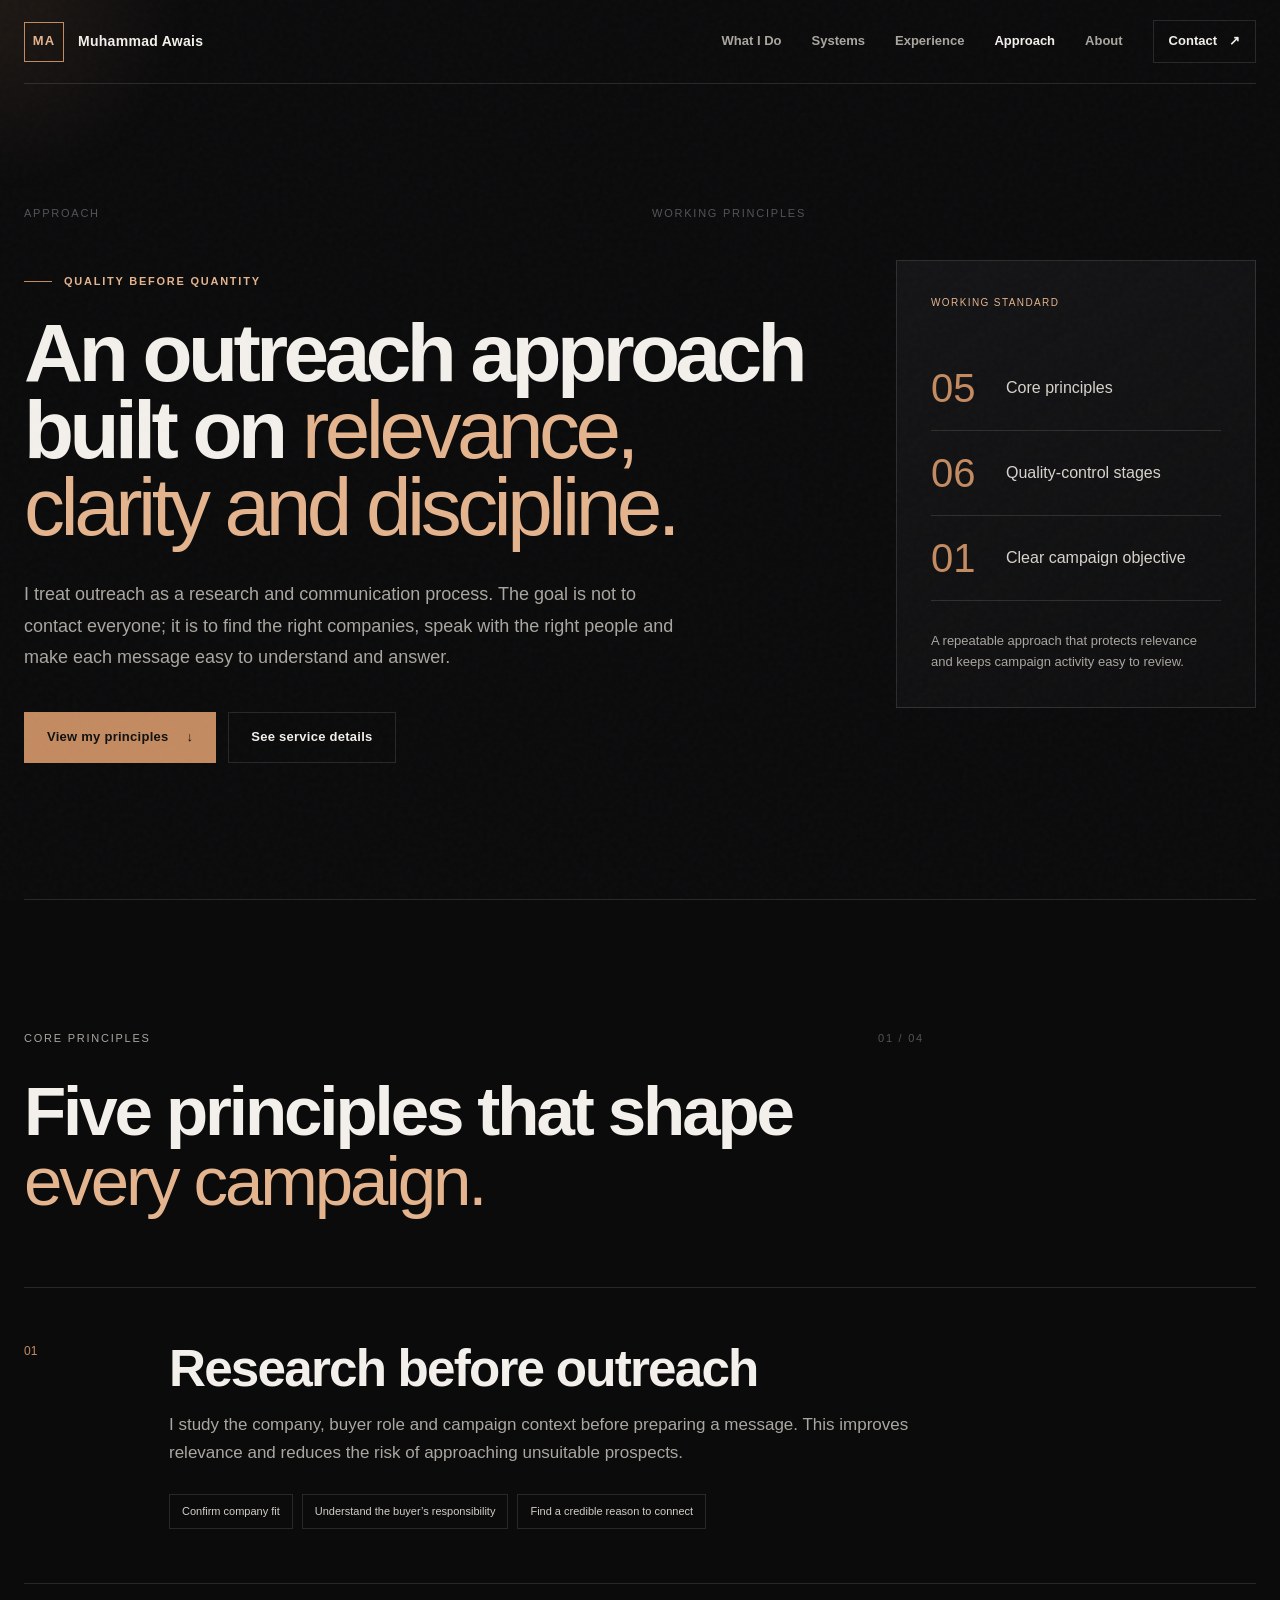
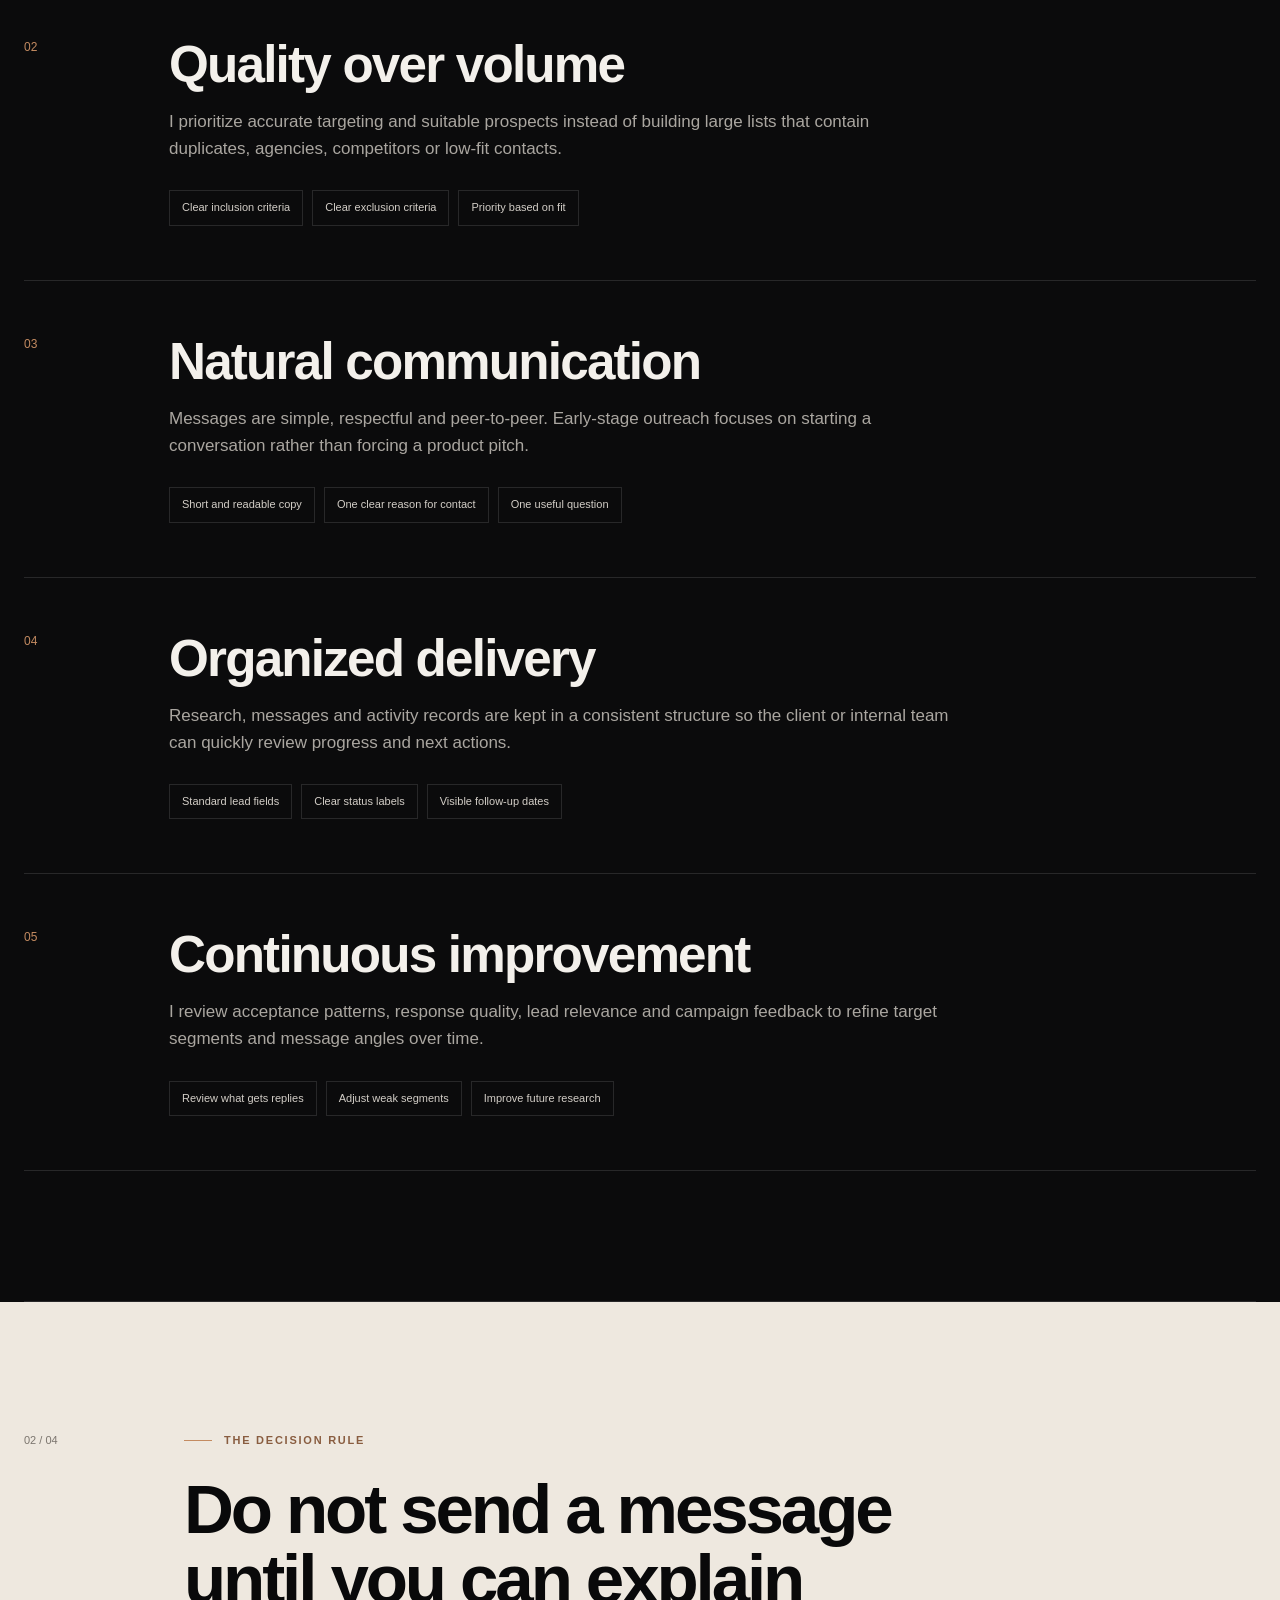
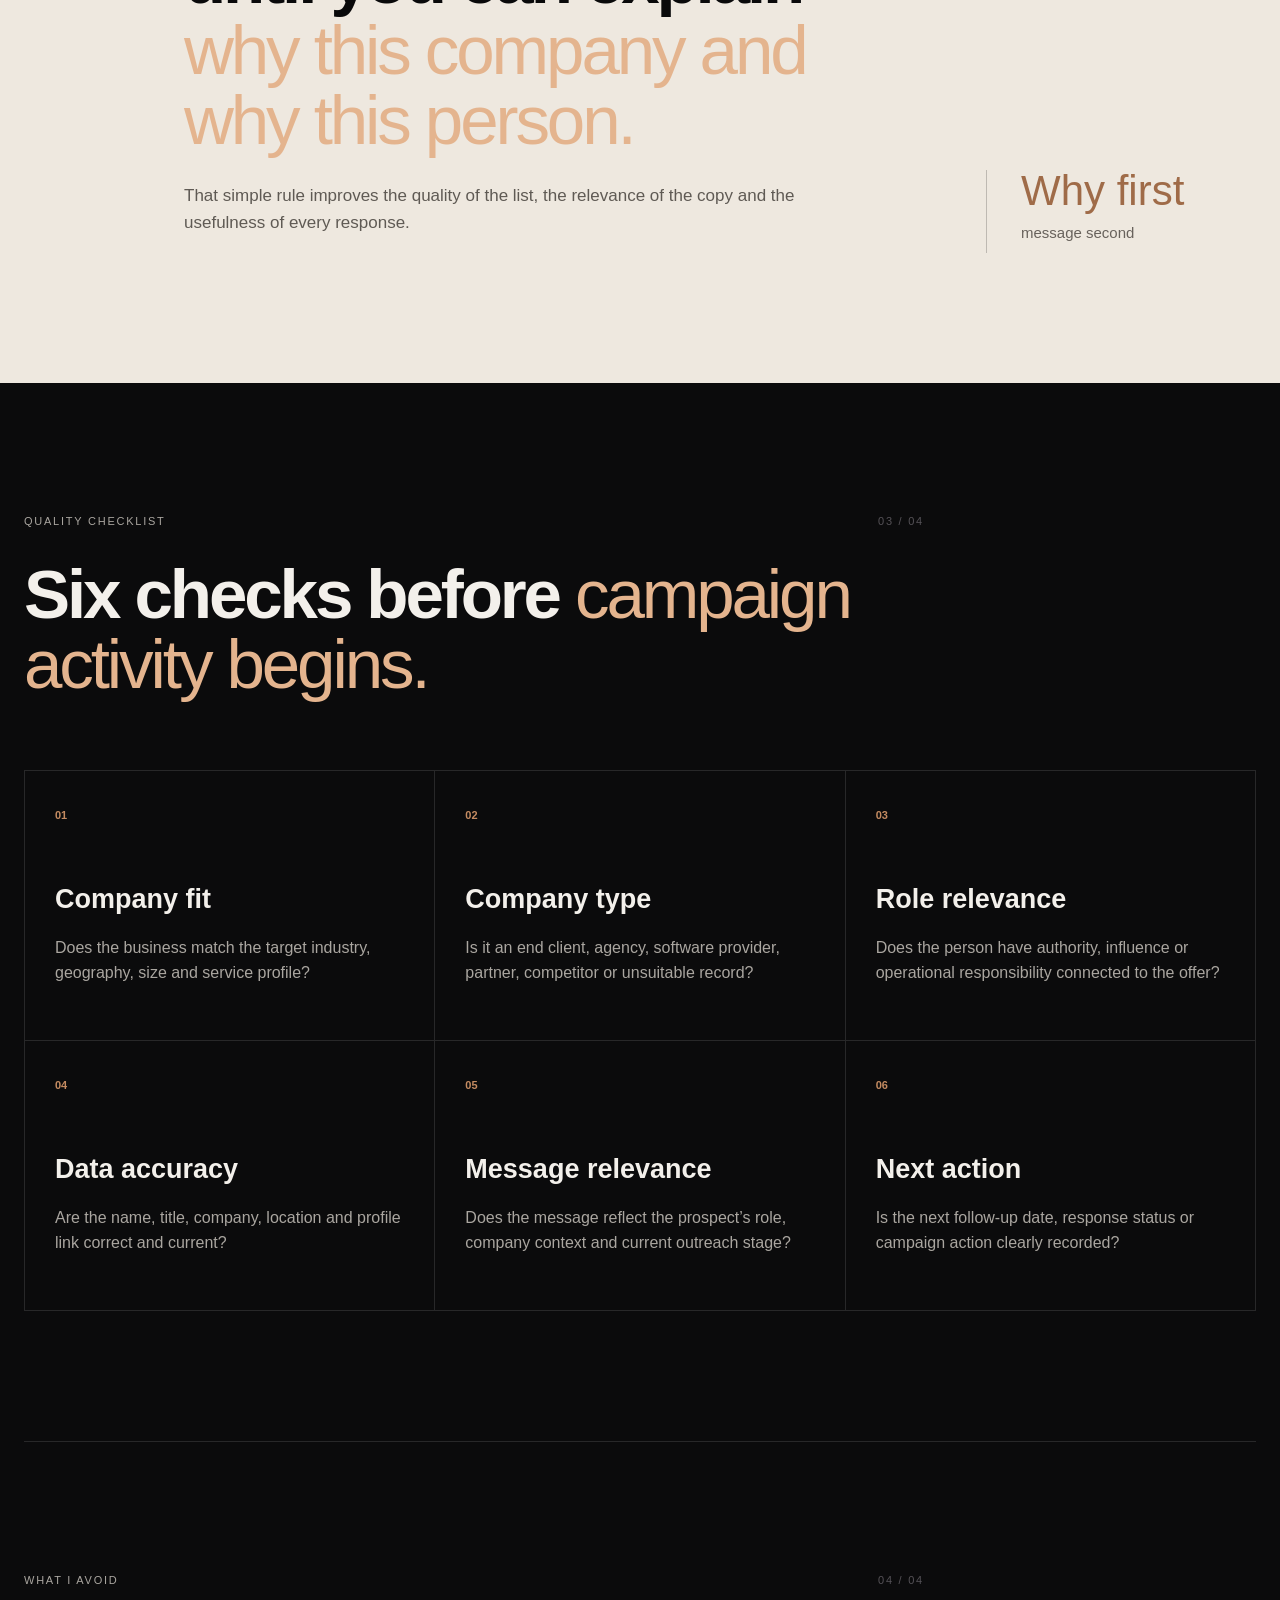
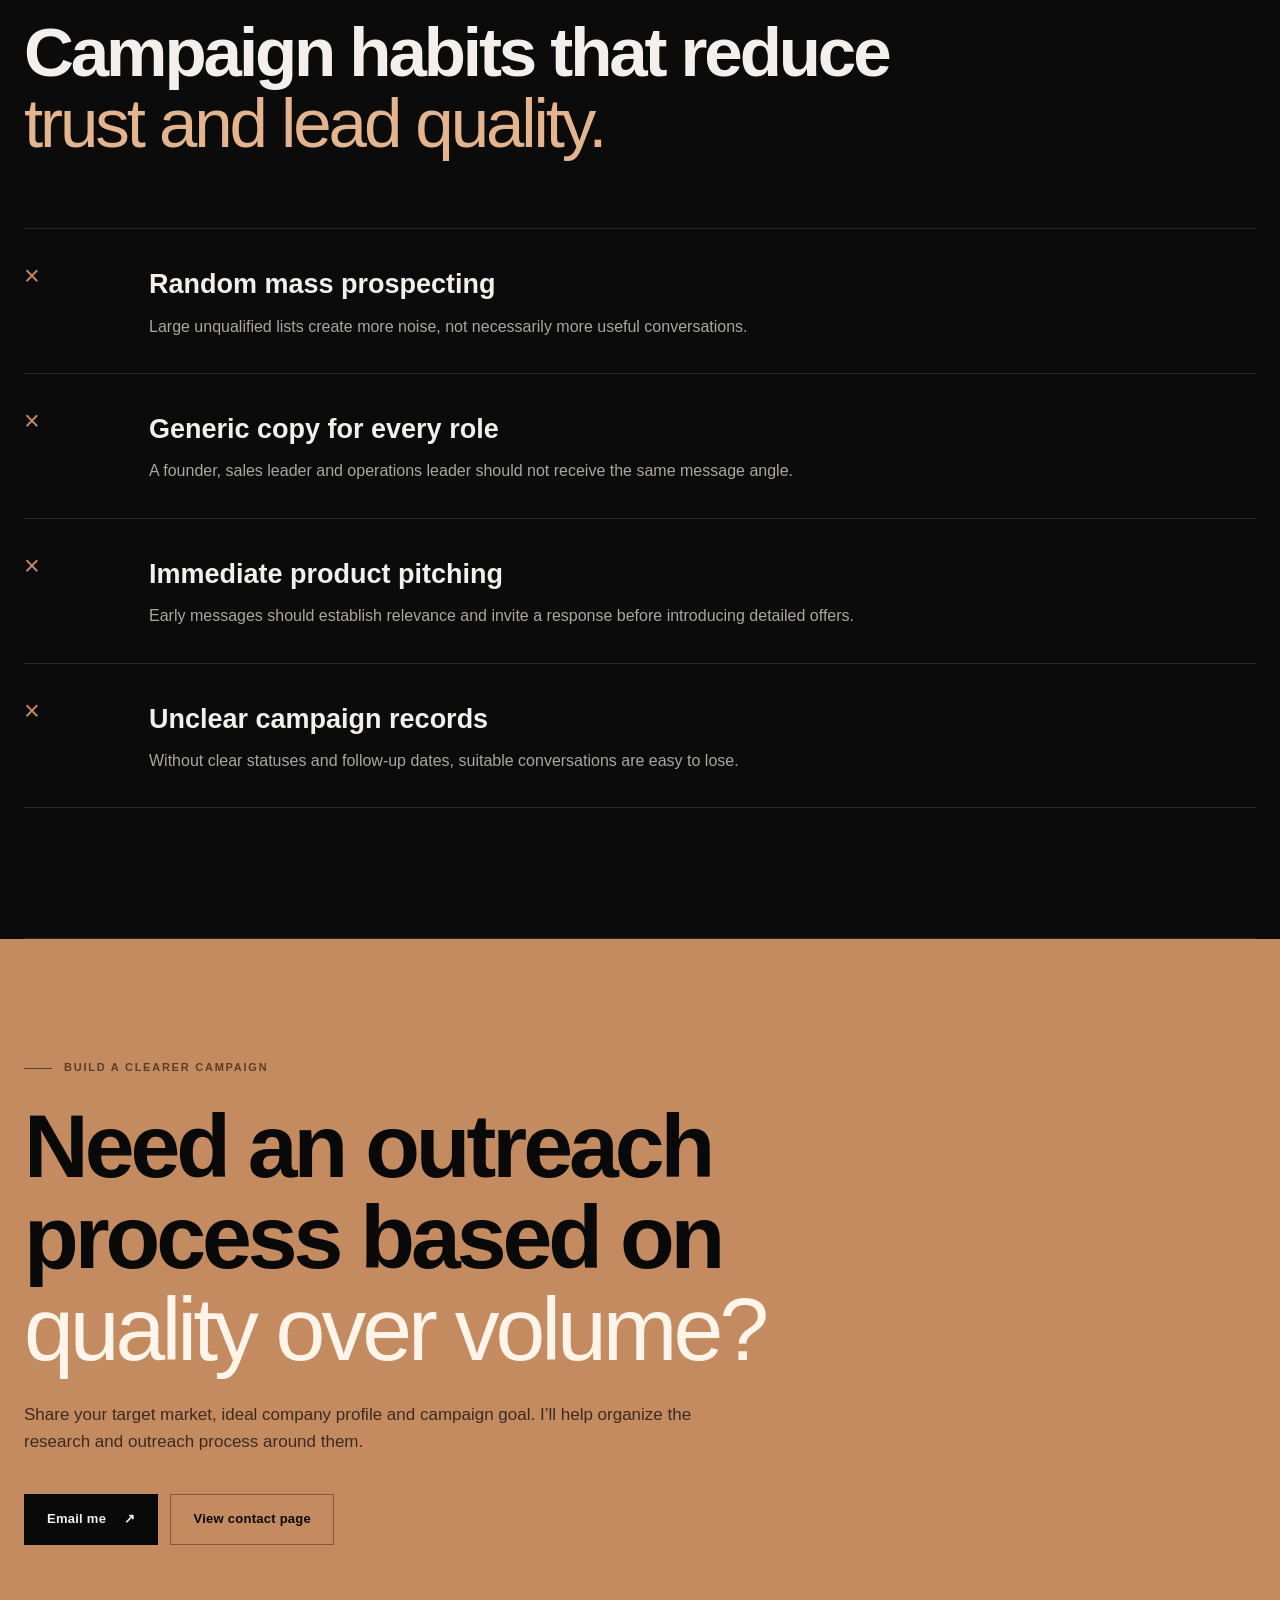
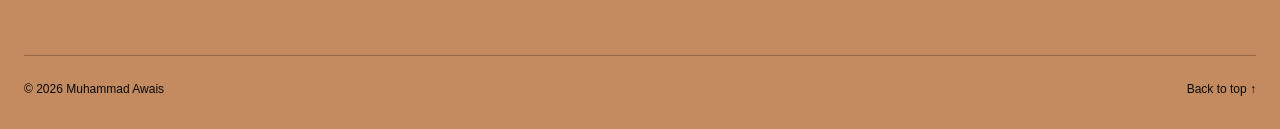
<file: approach.html>
<!DOCTYPE html>
<html lang="en">
<head>
  <meta charset="UTF-8" />
  <meta name="viewport" content="width=device-width, initial-scale=1.0" />
  <meta name="description" content="The research, qualification, messaging, follow-up and reporting approach used by Muhammad Awais for B2B outreach." />
  <meta name="theme-color" content="#0b0b0c" />
  <title>Approach — Muhammad Awais</title>
  <link rel="preload" href="assets/muhammad-awais.jpg" as="image" />
  <link rel="stylesheet" href="styles.css" />
</head>
<body data-page="approach">
  <div class="noise" aria-hidden="true"></div>
  <div class="cursor-glow" aria-hidden="true"></div>

  <header class="site-header" id="top">
    <a class="brand" href="index.html" aria-label="Muhammad Awais home">
      <span class="brand-mark">MA</span>
      <span class="brand-name">Muhammad Awais</span>
    </a>

    <button class="menu-toggle" type="button" aria-label="Open menu" aria-expanded="false">
      <span></span><span></span>
    </button>

    <nav class="site-nav" aria-label="Main navigation">
      <a href="what-i-do.html">What I Do</a>
      <a href="systems.html">Systems</a>
      <a href="experience.html">Experience</a>
      <a class="active" href="approach.html">Approach</a>
      <a href="about.html">About</a>
      <a class="nav-cta" href="contact.html">Contact <span>↗</span></a>
    </nav>
  </header>

  <main>
    <section class="section detail-hero page-hero" aria-labelledby="page-title">
      <div class="detail-hero-copy reveal">
        <p class="section-kicker"><span>Approach</span><span>Working Principles</span></p>
        <p class="eyebrow"><span></span> Quality before quantity</p>
        <h1 id="page-title">An outreach approach built on <em>relevance, clarity and discipline.</em></h1>
        <p class="hero-text">I treat outreach as a research and communication process. The goal is not to contact everyone; it is to find the right companies, speak with the right people and make each message easy to understand and answer.</p>
        <div class="hero-actions"><a class="button button-primary" href="#principles">View my principles <span>↓</span></a><a class="button button-ghost" href="what-i-do.html">See service details</a></div>
      </div>
      <aside class="detail-summary reveal reveal-delay-1"><span class="summary-label">Working standard</span><div><strong>05</strong><p>Core principles</p></div><div><strong>06</strong><p>Quality-control stages</p></div><div><strong>01</strong><p>Clear campaign objective</p></div><p class="summary-note">A repeatable approach that protects relevance and keeps campaign activity easy to review.</p></aside>
    </section>

    <section class="section numbered-section" id="principles">
      <div class="section-heading reveal"><p class="section-kicker">Core Principles <span>01 / 04</span></p><h2>Five principles that shape <em>every campaign.</em></h2></div>
      <div class="approach-detail-list">
        <article class="approach-detail reveal"><span>01</span><div><h3>Research before outreach</h3><p>I study the company, buyer role and campaign context before preparing a message. This improves relevance and reduces the risk of approaching unsuitable prospects.</p><ul><li>Confirm company fit</li><li>Understand the buyer’s responsibility</li><li>Find a credible reason to connect</li></ul></div></article>
        <article class="approach-detail reveal"><span>02</span><div><h3>Quality over volume</h3><p>I prioritize accurate targeting and suitable prospects instead of building large lists that contain duplicates, agencies, competitors or low-fit contacts.</p><ul><li>Clear inclusion criteria</li><li>Clear exclusion criteria</li><li>Priority based on fit</li></ul></div></article>
        <article class="approach-detail reveal"><span>03</span><div><h3>Natural communication</h3><p>Messages are simple, respectful and peer-to-peer. Early-stage outreach focuses on starting a conversation rather than forcing a product pitch.</p><ul><li>Short and readable copy</li><li>One clear reason for contact</li><li>One useful question</li></ul></div></article>
        <article class="approach-detail reveal"><span>04</span><div><h3>Organized delivery</h3><p>Research, messages and activity records are kept in a consistent structure so the client or internal team can quickly review progress and next actions.</p><ul><li>Standard lead fields</li><li>Clear status labels</li><li>Visible follow-up dates</li></ul></div></article>
        <article class="approach-detail reveal"><span>05</span><div><h3>Continuous improvement</h3><p>I review acceptance patterns, response quality, lead relevance and campaign feedback to refine target segments and message angles over time.</p><ul><li>Review what gets replies</li><li>Adjust weak segments</li><li>Improve future research</li></ul></div></article>
      </div>
    </section>

    <section class="section statement-section detail-statement"><div class="statement-index">02 / 04</div><div class="statement-copy reveal"><p class="eyebrow"><span></span> The decision rule</p><h2>Do not send a message until you can explain <em>why this company and why this person.</em></h2><p>That simple rule improves the quality of the list, the relevance of the copy and the usefulness of every response.</p></div><div class="statement-stat reveal reveal-delay-1"><strong>Why first</strong><span>message second</span></div></section>

    <section class="section numbered-section">
      <div class="section-heading reveal"><p class="section-kicker">Quality Checklist <span>03 / 04</span></p><h2>Six checks before <em>campaign activity begins.</em></h2></div>
      <div class="checklist-grid">
        <article class="check-card reveal"><b>01</b><h3>Company fit</h3><p>Does the business match the target industry, geography, size and service profile?</p></article>
        <article class="check-card reveal reveal-delay-1"><b>02</b><h3>Company type</h3><p>Is it an end client, agency, software provider, partner, competitor or unsuitable record?</p></article>
        <article class="check-card reveal reveal-delay-2"><b>03</b><h3>Role relevance</h3><p>Does the person have authority, influence or operational responsibility connected to the offer?</p></article>
        <article class="check-card reveal"><b>04</b><h3>Data accuracy</h3><p>Are the name, title, company, location and profile link correct and current?</p></article>
        <article class="check-card reveal reveal-delay-1"><b>05</b><h3>Message relevance</h3><p>Does the message reflect the prospect’s role, company context and current outreach stage?</p></article>
        <article class="check-card reveal reveal-delay-2"><b>06</b><h3>Next action</h3><p>Is the next follow-up date, response status or campaign action clearly recorded?</p></article>
      </div>
    </section>

    <section class="section numbered-section">
      <div class="section-heading reveal"><p class="section-kicker">What I Avoid <span>04 / 04</span></p><h2>Campaign habits that reduce <em>trust and lead quality.</em></h2></div>
      <div class="avoid-list">
        <div class="avoid-row reveal"><span>×</span><div><h3>Random mass prospecting</h3><p>Large unqualified lists create more noise, not necessarily more useful conversations.</p></div></div>
        <div class="avoid-row reveal"><span>×</span><div><h3>Generic copy for every role</h3><p>A founder, sales leader and operations leader should not receive the same message angle.</p></div></div>
        <div class="avoid-row reveal"><span>×</span><div><h3>Immediate product pitching</h3><p>Early messages should establish relevance and invite a response before introducing detailed offers.</p></div></div>
        <div class="avoid-row reveal"><span>×</span><div><h3>Unclear campaign records</h3><p>Without clear statuses and follow-up dates, suitable conversations are easy to lose.</p></div></div>
      </div>
    </section>

    <section class="contact-section page-contact-banner" id="contact">
      <div class="contact-inner reveal">
        <p class="eyebrow"><span></span> Build a clearer campaign</p>
        <h2>Need an outreach process based on <em>quality over volume?</em></h2>
        <p>Share your target market, ideal company profile and campaign goal. I’ll help organize the research and outreach process around them.</p>
        <div class="contact-actions">
          <a class="button button-light" href="mailto:mawais4793@gmail.com">Email me <span>↗</span></a>
          <a class="button button-outline-light" href="contact.html">View contact page</a>
        </div>
      </div>
      <div class="contact-footer">
        <p>© <span id="year"></span> Muhammad Awais</p>
        <a href="#top">Back to top ↑</a>
      </div>
    </section>
  </main>
  <script src="script.js"></script>
</body>
</html>
</file>
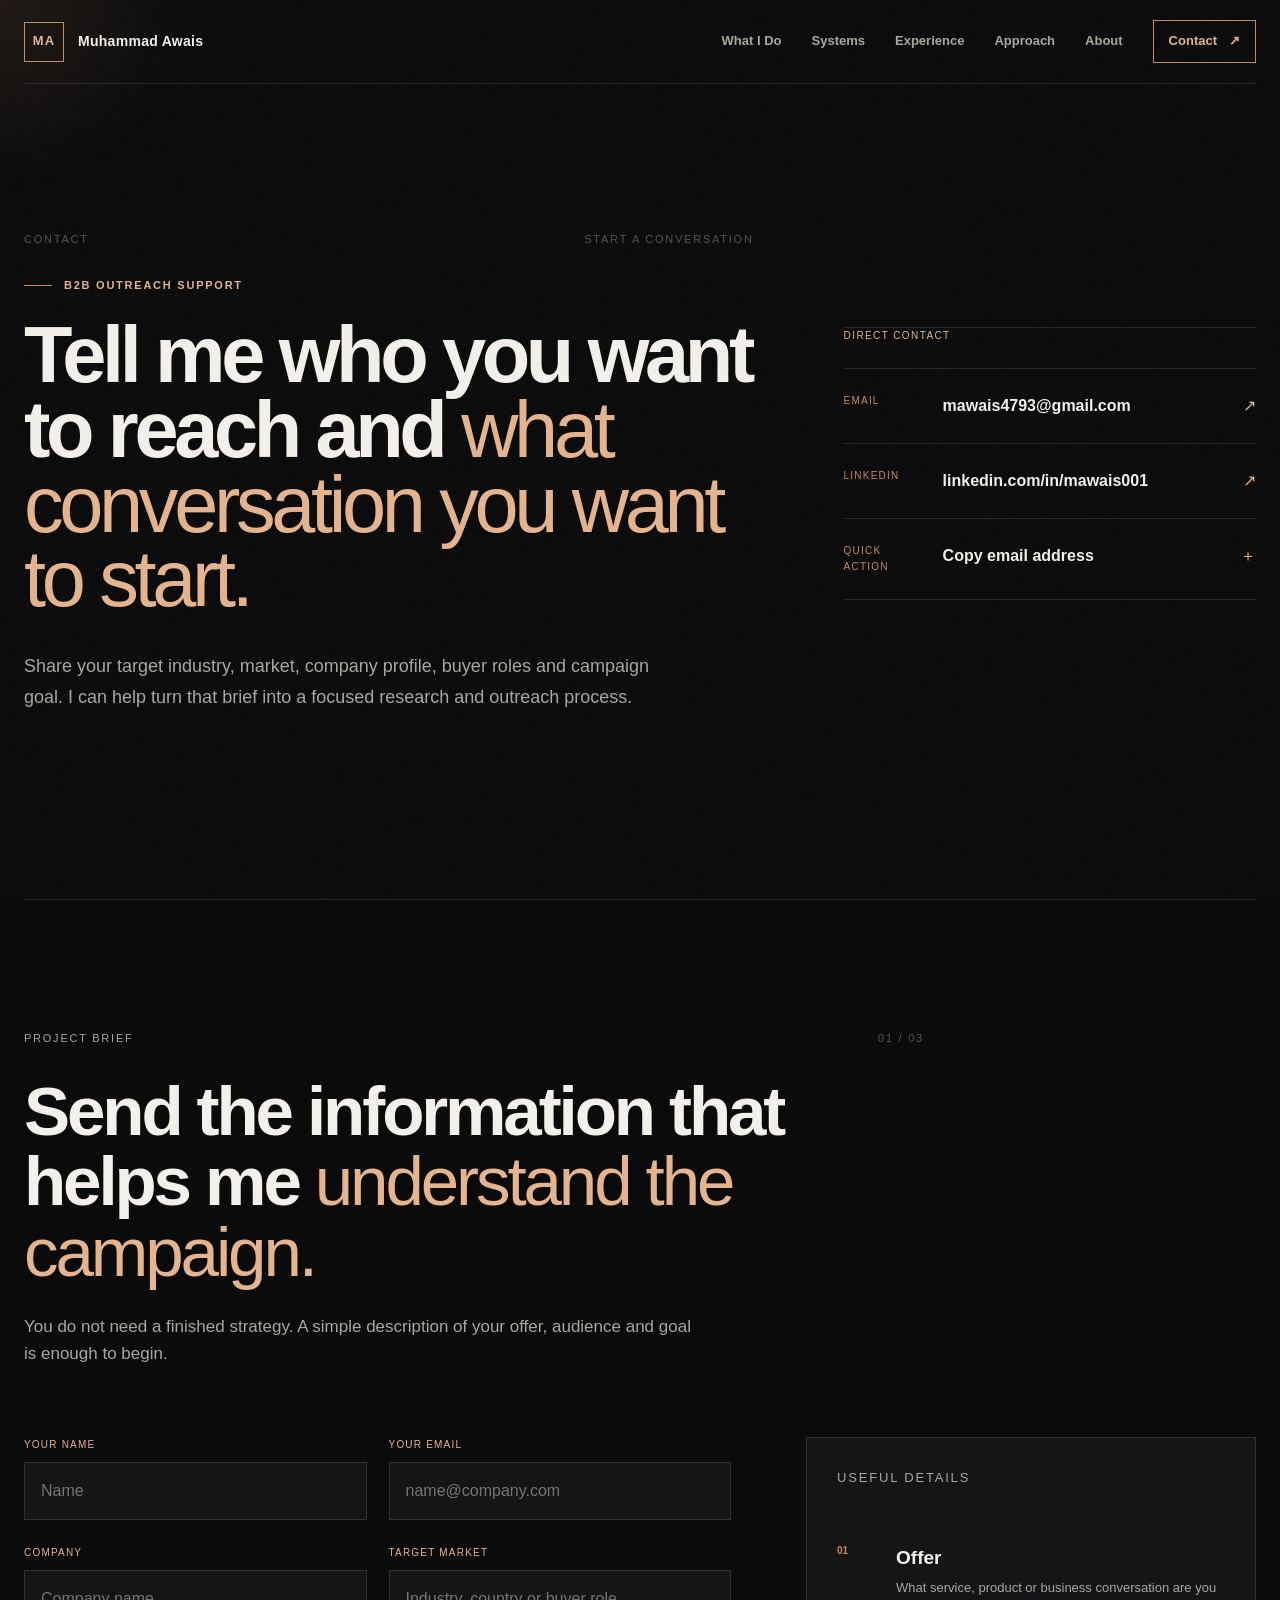
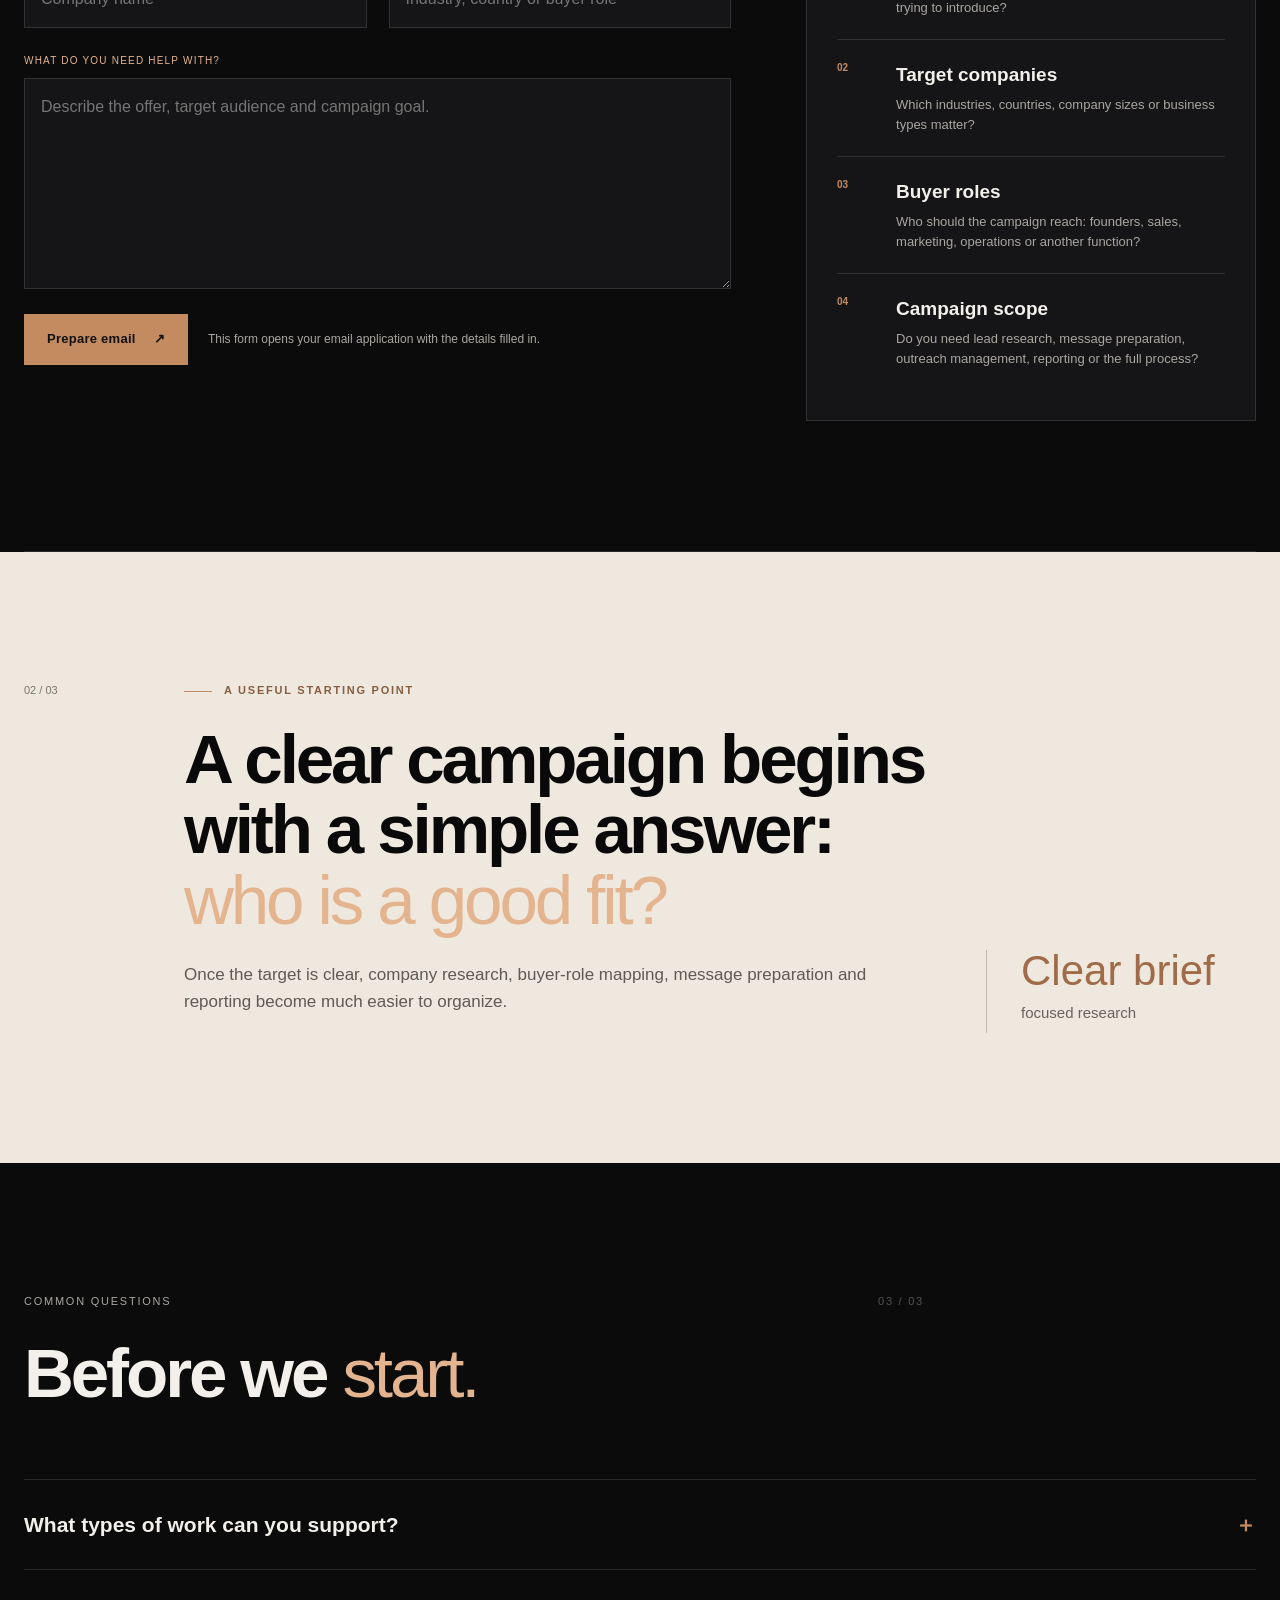
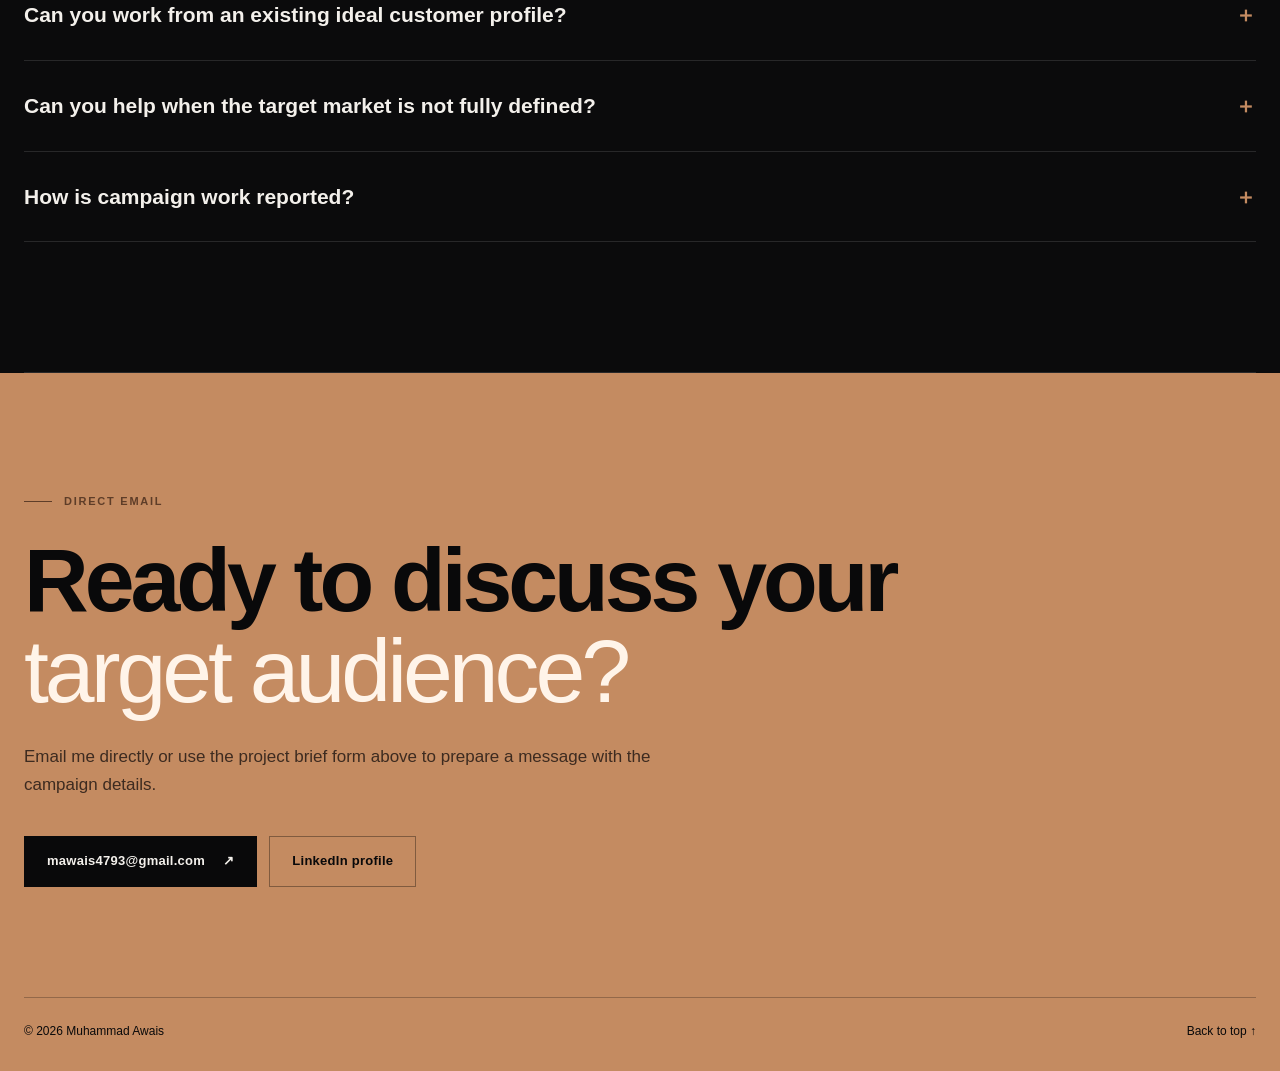
<file: contact.html>
<!DOCTYPE html>
<html lang="en">
<head>
  <meta charset="UTF-8" />
  <meta name="viewport" content="width=device-width, initial-scale=1.0" />
  <meta name="description" content="Contact Muhammad Awais for B2B lead generation, prospect research, LinkedIn outreach and campaign support." />
  <meta name="theme-color" content="#0b0b0c" />
  <title>Contact Muhammad Awais</title>
  <link rel="preload" href="assets/muhammad-awais.jpg" as="image" />
  <link rel="stylesheet" href="styles.css" />
</head>
<body data-page="contact">
  <div class="noise" aria-hidden="true"></div>
  <div class="cursor-glow" aria-hidden="true"></div>

  <header class="site-header" id="top">
    <a class="brand" href="index.html" aria-label="Muhammad Awais home">
      <span class="brand-mark">MA</span>
      <span class="brand-name">Muhammad Awais</span>
    </a>

    <button class="menu-toggle" type="button" aria-label="Open menu" aria-expanded="false">
      <span></span><span></span>
    </button>

    <nav class="site-nav" aria-label="Main navigation">
      <a href="what-i-do.html">What I Do</a>
      <a href="systems.html">Systems</a>
      <a href="experience.html">Experience</a>
      <a href="approach.html">Approach</a>
      <a href="about.html">About</a>
      <a class="nav-cta active" href="contact.html">Contact <span>↗</span></a>
    </nav>
  </header>

  <main>
    <section class="section contact-page-hero" aria-labelledby="page-title">
      <div class="contact-page-copy reveal">
        <p class="section-kicker"><span>Contact</span><span>Start a Conversation</span></p>
        <p class="eyebrow"><span></span> B2B outreach support</p>
        <h1 id="page-title">Tell me who you want to reach and <em>what conversation you want to start.</em></h1>
        <p class="hero-text">Share your target industry, market, company profile, buyer roles and campaign goal. I can help turn that brief into a focused research and outreach process.</p>
      </div>
      <aside class="contact-direct reveal reveal-delay-1">
        <p class="panel-label">Direct contact</p>
        <a href="mailto:mawais4793@gmail.com"><span>Email</span><strong>mawais4793@gmail.com</strong><i>↗</i></a>
        <a href="https://linkedin.com/in/mawais001" target="_blank" rel="noopener"><span>LinkedIn</span><strong>linkedin.com/in/mawais001</strong><i>↗</i></a>
        <button class="copy-email" type="button" data-email="mawais4793@gmail.com"><span>Quick action</span><strong>Copy email address</strong><i>＋</i></button>
        <p class="copy-status" role="status" aria-live="polite"></p>
      </aside>
    </section>

    <section class="section numbered-section contact-workspace">
      <div class="section-heading reveal"><p class="section-kicker">Project Brief <span>01 / 03</span></p><h2>Send the information that helps me <em>understand the campaign.</em></h2><p>You do not need a finished strategy. A simple description of your offer, audience and goal is enough to begin.</p></div>
      <div class="contact-grid">
        <form class="contact-form reveal" id="contact-form" novalidate>
          <div class="form-row"><label for="name">Your name</label><input id="name" name="name" type="text" autocomplete="name" required placeholder="Name"></div>
          <div class="form-row"><label for="email">Your email</label><input id="email" name="email" type="email" autocomplete="email" required placeholder="name@company.com"></div>
          <div class="form-row"><label for="company">Company</label><input id="company" name="company" type="text" autocomplete="organization" placeholder="Company name"></div>
          <div class="form-row"><label for="market">Target market</label><input id="market" name="market" type="text" placeholder="Industry, country or buyer role"></div>
          <div class="form-row form-row-full"><label for="message">What do you need help with?</label><textarea id="message" name="message" rows="7" required placeholder="Describe the offer, target audience and campaign goal."></textarea></div>
          <div class="form-actions"><button class="button button-primary" type="submit">Prepare email <span>↗</span></button><p class="form-status" role="status" aria-live="polite">This form opens your email application with the details filled in.</p></div>
        </form>
        <aside class="brief-checklist reveal reveal-delay-1"><p class="panel-label">Useful details</p><ol><li><b>01</b><div><h3>Offer</h3><p>What service, product or business conversation are you trying to introduce?</p></div></li><li><b>02</b><div><h3>Target companies</h3><p>Which industries, countries, company sizes or business types matter?</p></div></li><li><b>03</b><div><h3>Buyer roles</h3><p>Who should the campaign reach: founders, sales, marketing, operations or another function?</p></div></li><li><b>04</b><div><h3>Campaign scope</h3><p>Do you need lead research, message preparation, outreach management, reporting or the full process?</p></div></li></ol></aside>
      </div>
    </section>

    <section class="section statement-section detail-statement"><div class="statement-index">02 / 03</div><div class="statement-copy reveal"><p class="eyebrow"><span></span> A useful starting point</p><h2>A clear campaign begins with a simple answer: <em>who is a good fit?</em></h2><p>Once the target is clear, company research, buyer-role mapping, message preparation and reporting become much easier to organize.</p></div><div class="statement-stat reveal reveal-delay-1"><strong>Clear brief</strong><span>focused research</span></div></section>

    <section class="section numbered-section">
      <div class="section-heading reveal"><p class="section-kicker">Common Questions <span>03 / 03</span></p><h2>Before we <em>start.</em></h2></div>
      <div class="accordion-list">
        <article class="accordion-item reveal"><button class="accordion-trigger" type="button" aria-expanded="false"><span>What types of work can you support?</span><i>＋</i></button><div class="accordion-panel"><p>I can support target-account research, decision-maker identification, lead qualification, LinkedIn message preparation, follow-up planning, email-list support and campaign reporting.</p></div></article>
        <article class="accordion-item reveal"><button class="accordion-trigger" type="button" aria-expanded="false"><span>Can you work from an existing ideal customer profile?</span><i>＋</i></button><div class="accordion-panel"><p>Yes. I can translate an existing ICP into search filters, qualification rules, buyer-role criteria and a structured lead sheet.</p></div></article>
        <article class="accordion-item reveal"><button class="accordion-trigger" type="button" aria-expanded="false"><span>Can you help when the target market is not fully defined?</span><i>＋</i></button><div class="accordion-panel"><p>Yes. I can help organize the target by industry, geography, company type, size, technology signals and buyer responsibility before research begins.</p></div></article>
        <article class="accordion-item reveal"><button class="accordion-trigger" type="button" aria-expanded="false"><span>How is campaign work reported?</span><i>＋</i></button><div class="accordion-panel"><p>Records can include company and contact details, profile links, decision power, priority, qualification notes, message stage, response status, next action and follow-up date.</p></div></article>
      </div>
    </section>

    <section class="contact-section page-contact-banner"><div class="contact-inner reveal"><p class="eyebrow"><span></span> Direct email</p><h2>Ready to discuss your <em>target audience?</em></h2><p>Email me directly or use the project brief form above to prepare a message with the campaign details.</p><div class="contact-actions"><a class="button button-light" href="mailto:mawais4793@gmail.com">mawais4793@gmail.com <span>↗</span></a><a class="button button-outline-light" href="https://linkedin.com/in/mawais001" target="_blank" rel="noopener">LinkedIn profile</a></div></div><div class="contact-footer"><p>© <span id="year"></span> Muhammad Awais</p><a href="#top">Back to top ↑</a></div></section>

  </main>
  <script src="script.js"></script>
</body>
</html>
</file>
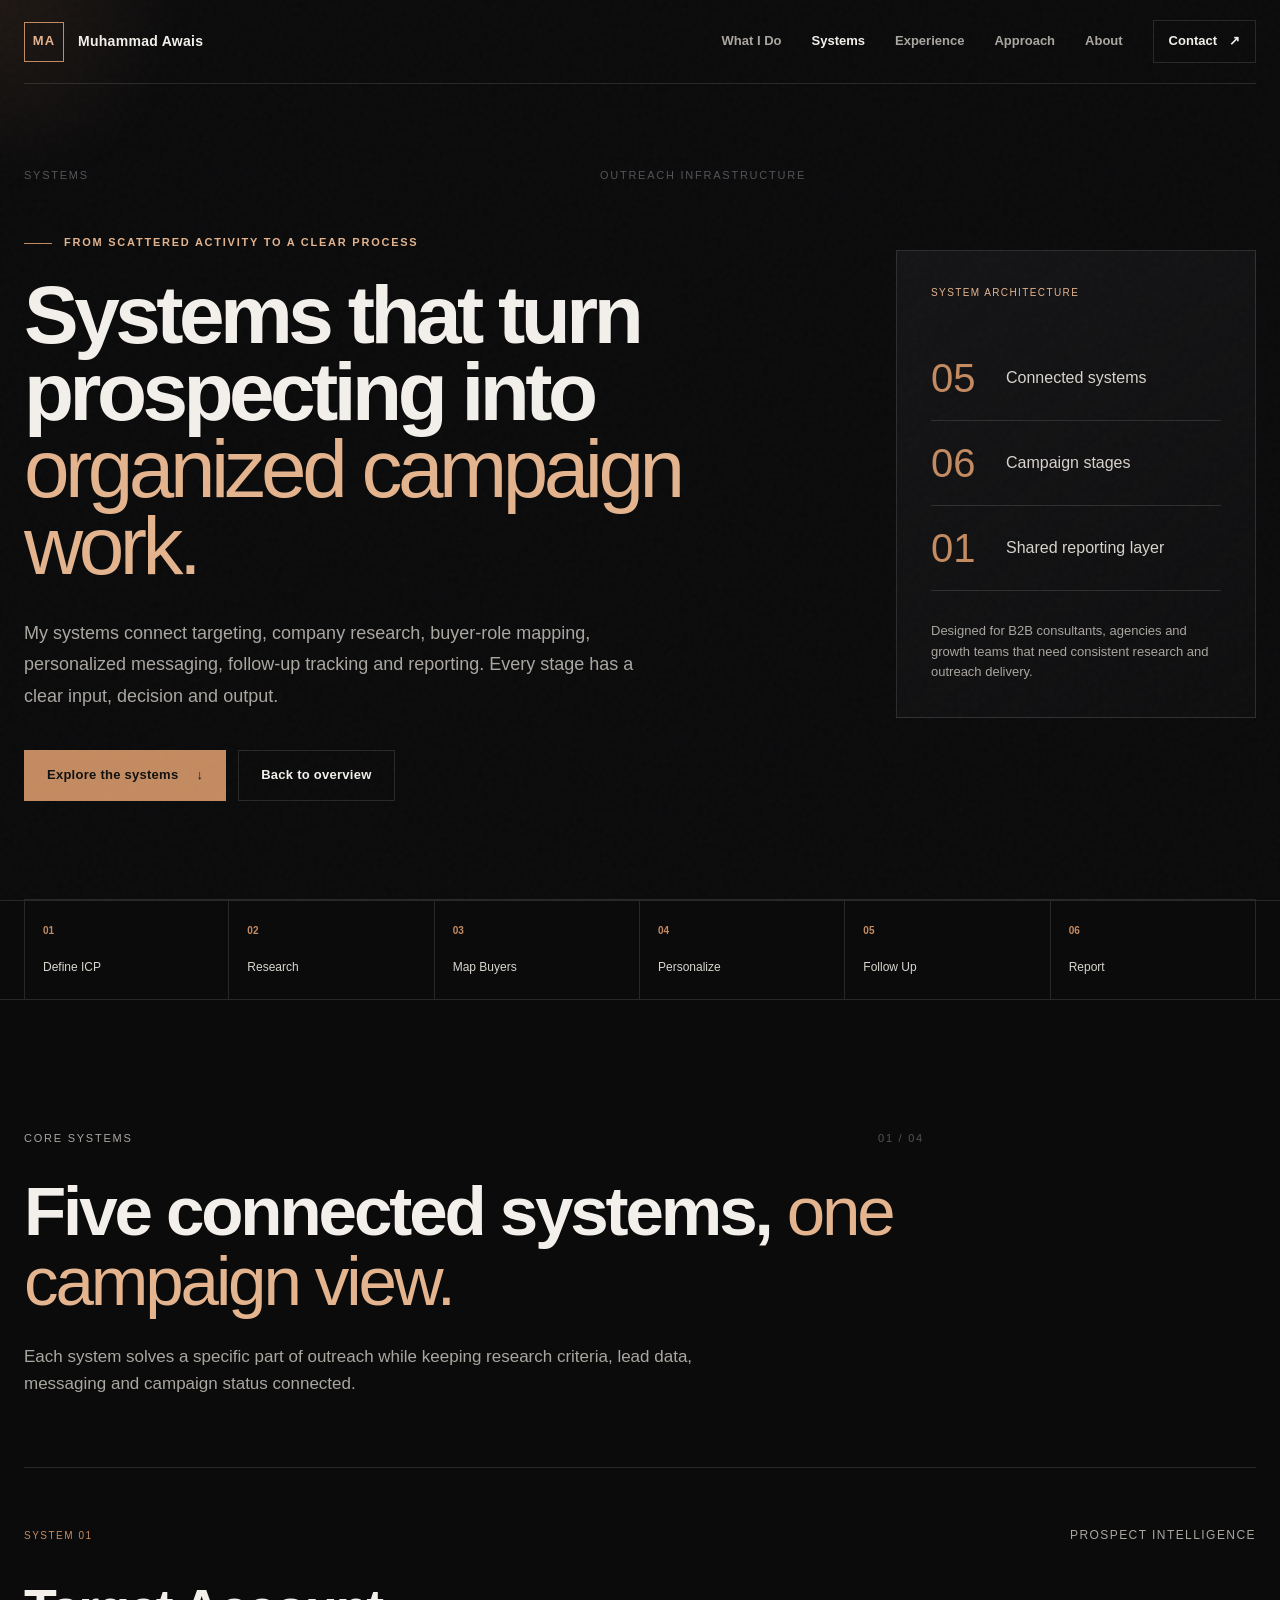
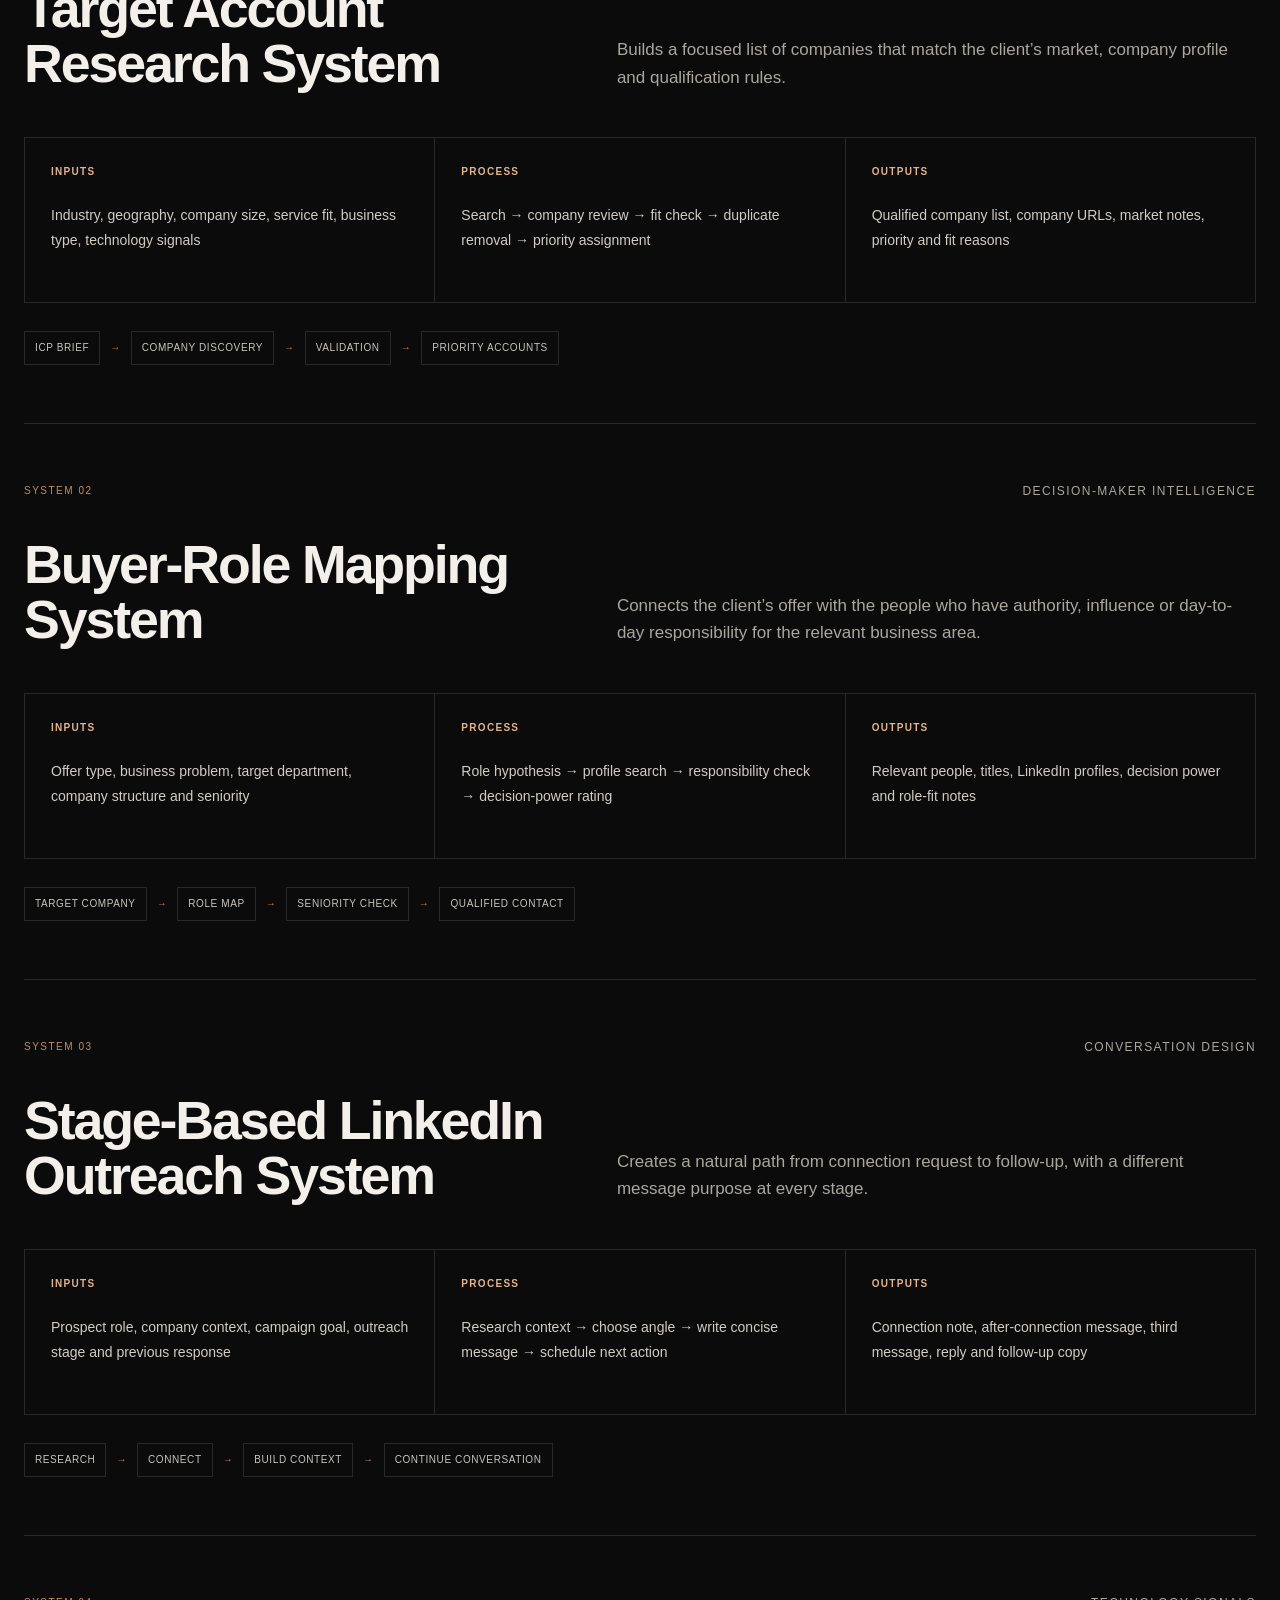
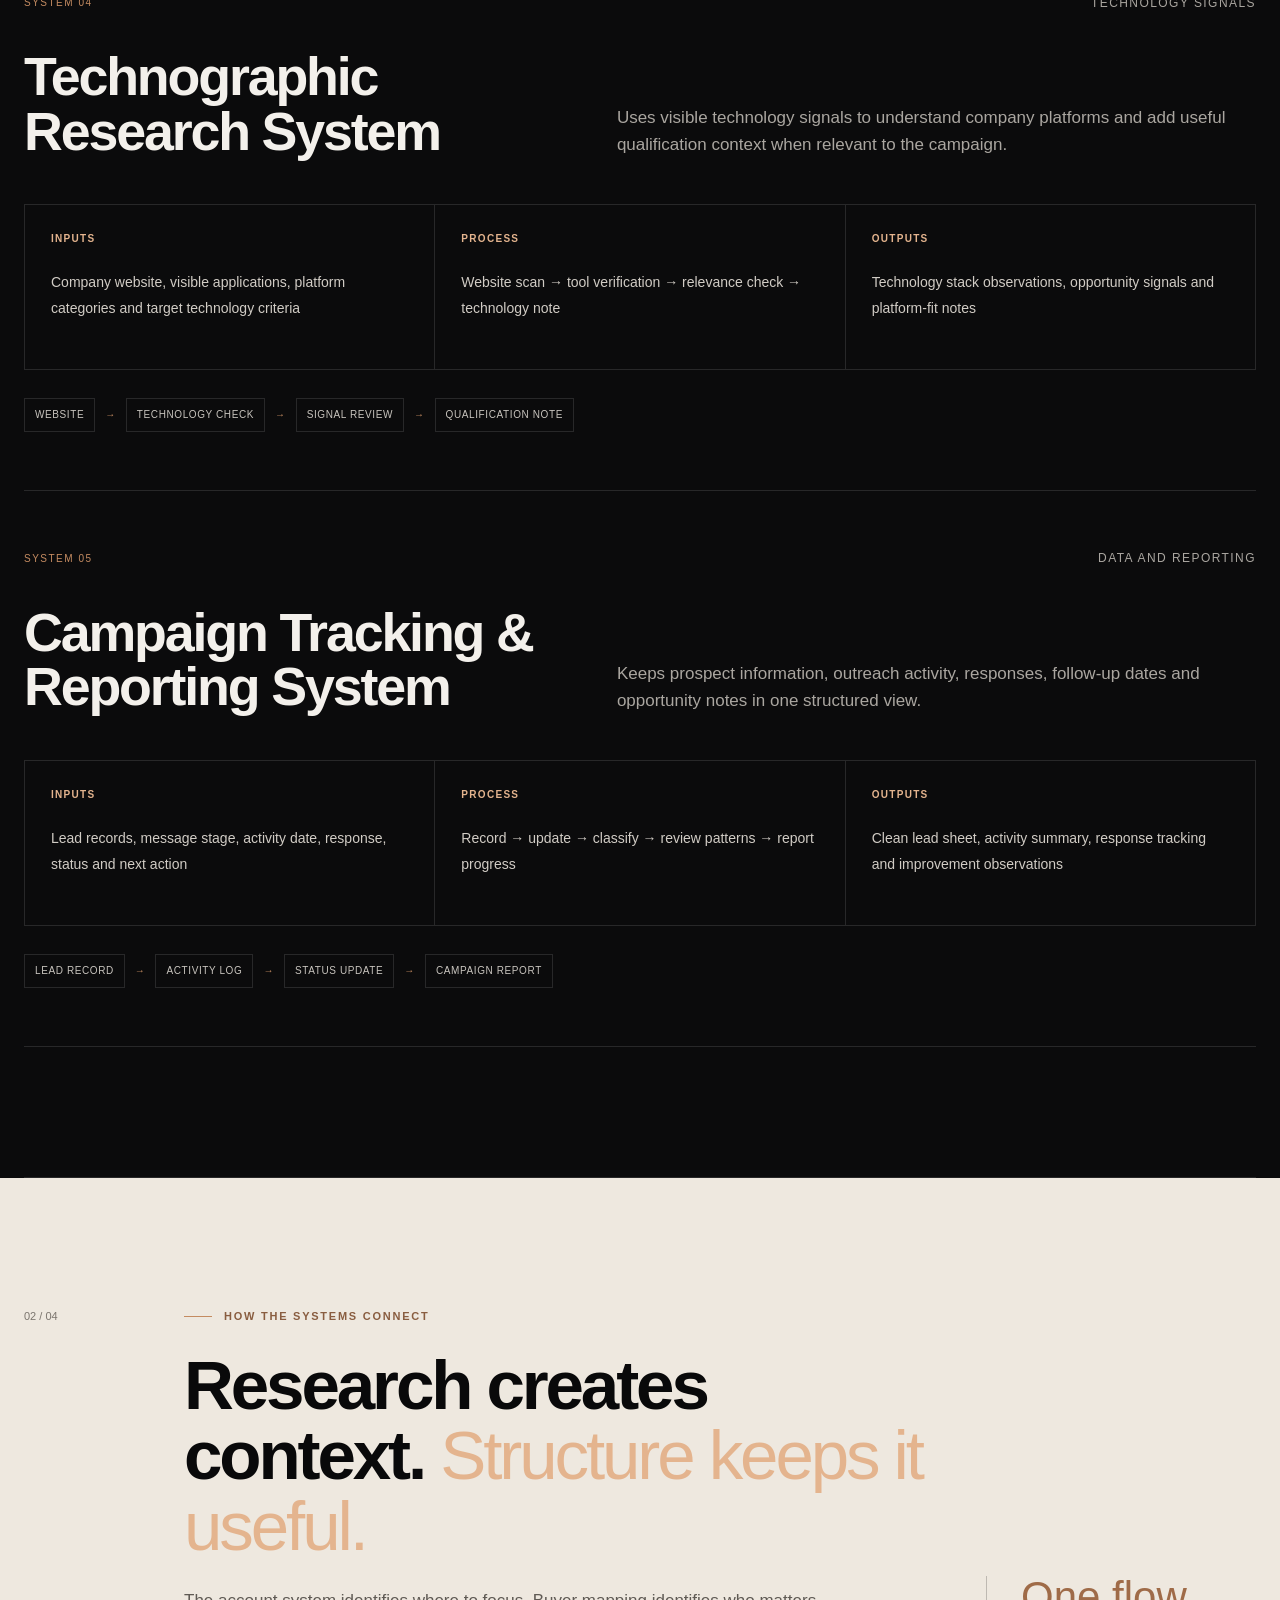
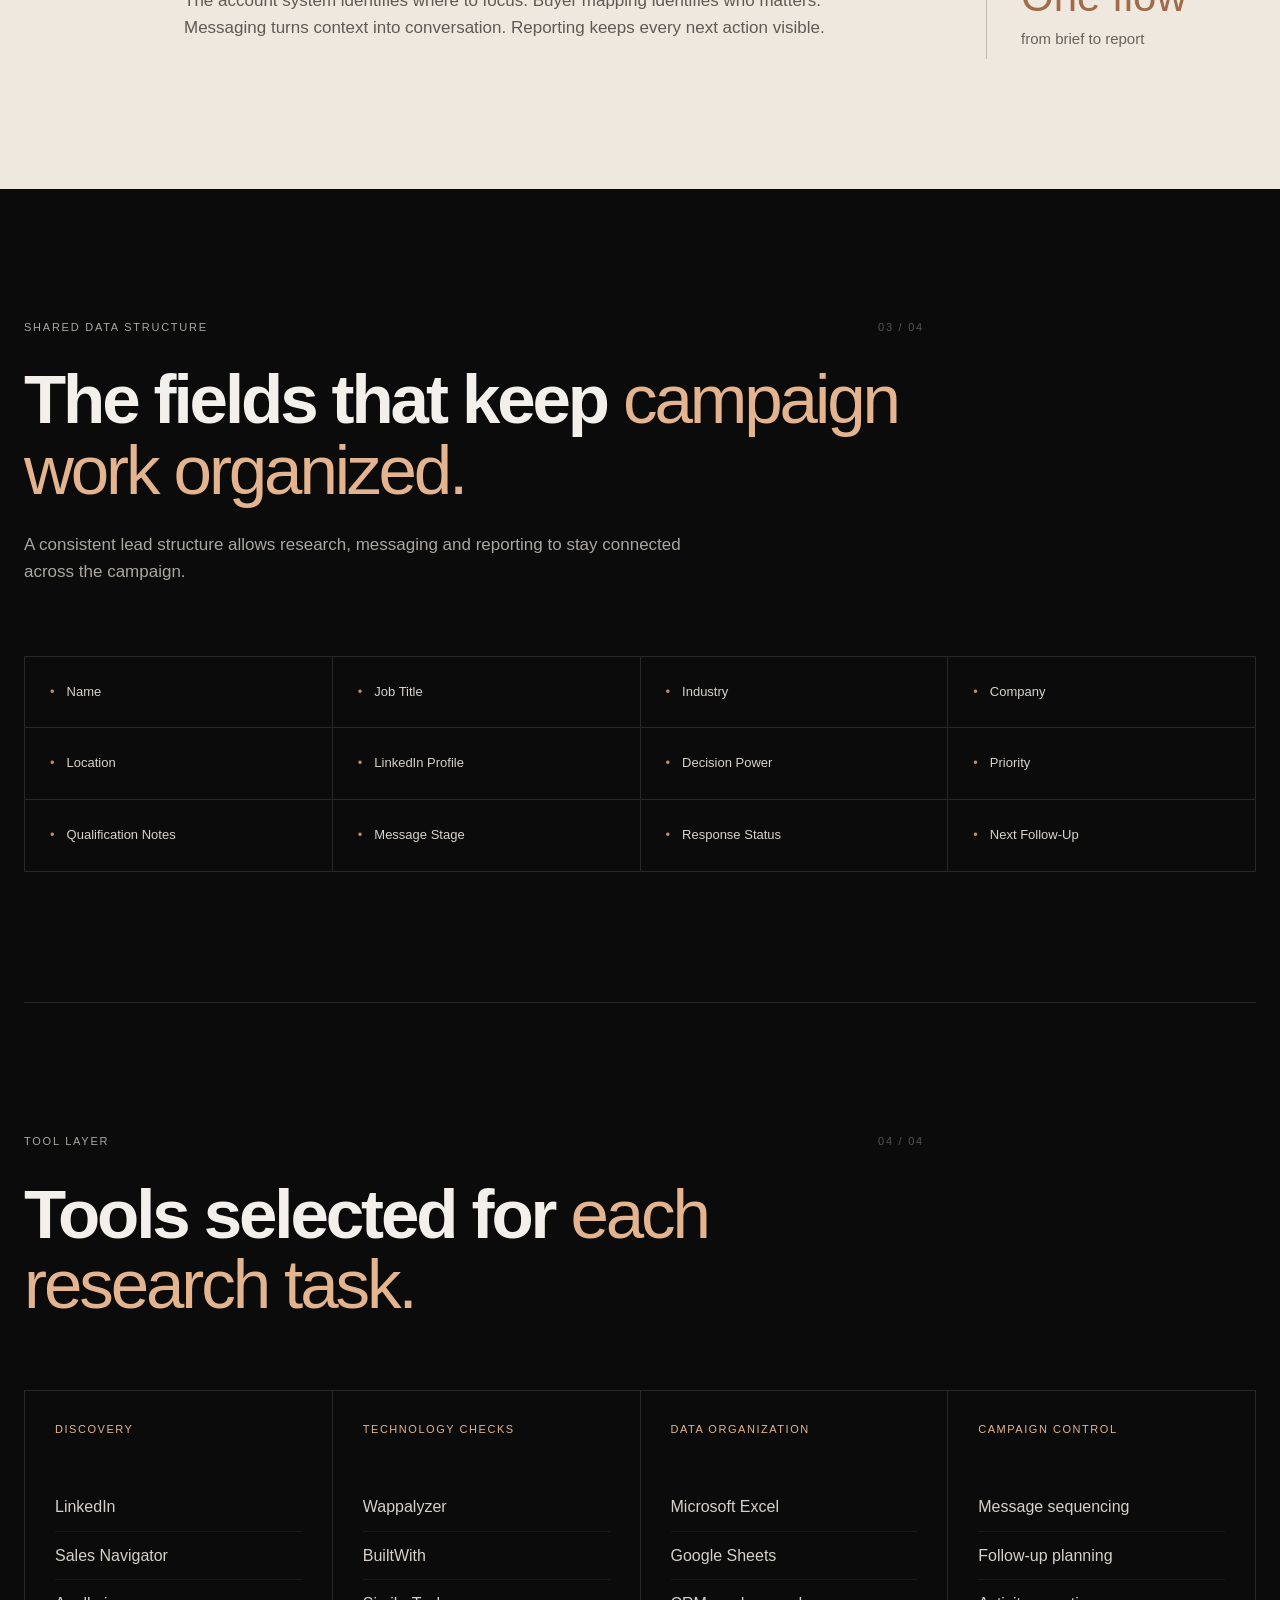
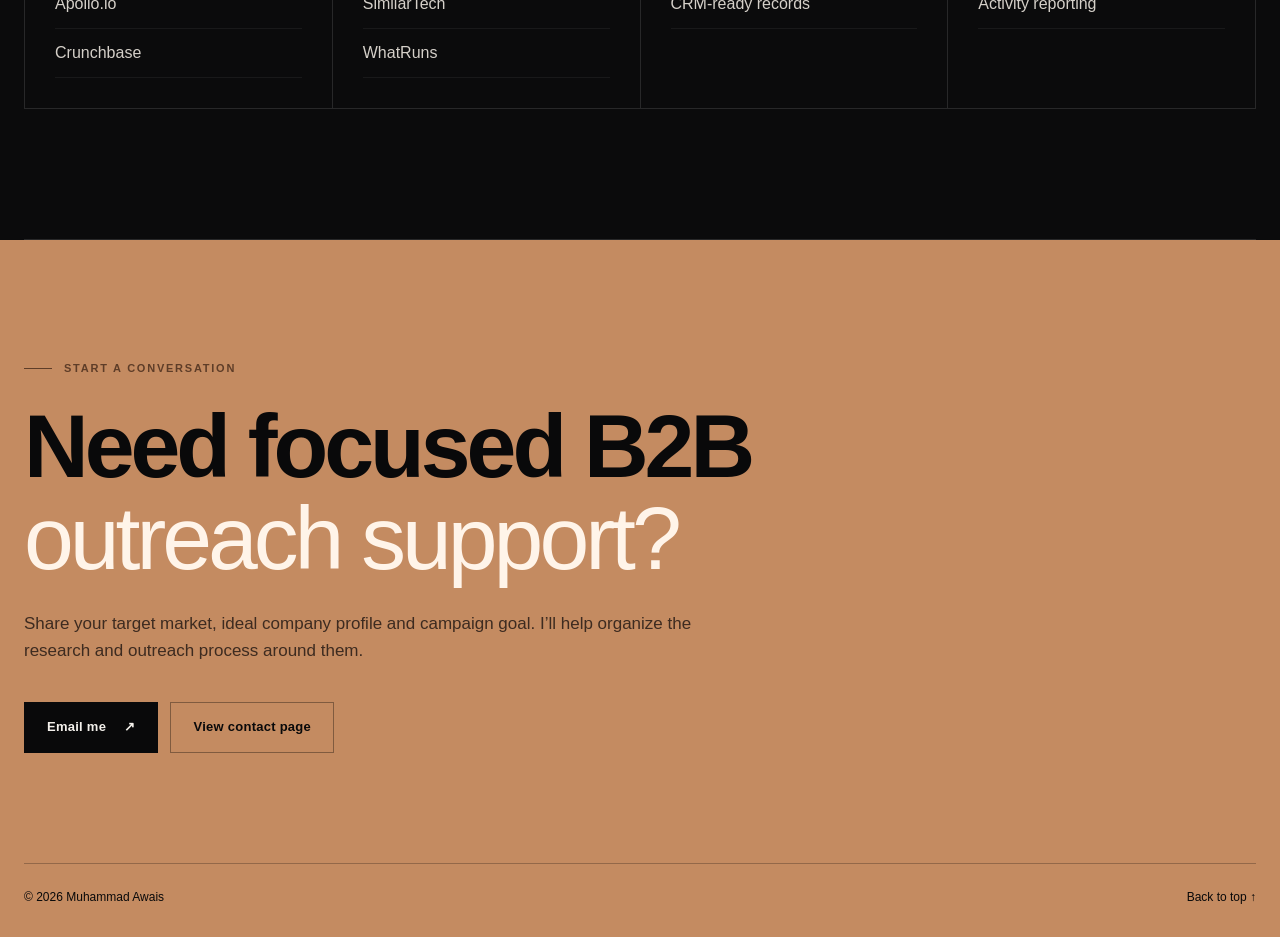
<file: systems.html>
<!DOCTYPE html>
<html lang="en">
<head>
  <meta charset="UTF-8" />
  <meta name="viewport" content="width=device-width, initial-scale=1.0" />
  <meta name="description" content="Detailed research, qualification, LinkedIn outreach and campaign reporting systems used by Muhammad Awais." />
  <meta name="theme-color" content="#0b0b0c" />
  <title>Outreach Systems — Muhammad Awais</title>
  <link rel="preload" href="assets/muhammad-awais.jpg" as="image" />
  <link rel="stylesheet" href="styles.css" />
</head>
<body data-page="systems">
  <div class="noise" aria-hidden="true"></div>
  <div class="cursor-glow" aria-hidden="true"></div>

  <header class="site-header" id="top">
    <a class="brand" href="index.html" aria-label="Muhammad Awais home">
      <span class="brand-mark">MA</span>
      <span class="brand-name">Muhammad Awais</span>
    </a>

    <button class="menu-toggle" type="button" aria-label="Open menu" aria-expanded="false">
      <span></span><span></span>
    </button>

    <nav class="site-nav" aria-label="Main navigation">
      <a href="what-i-do.html">What I Do</a>
      <a class="active" href="systems.html">Systems</a>
      <a href="experience.html">Experience</a>
      <a href="approach.html">Approach</a>
      <a href="about.html">About</a>
      <a class="nav-cta" href="contact.html">Contact <span>↗</span></a>
    </nav>
  </header>

  <main>
    <section class="section detail-hero page-hero" aria-labelledby="page-title">
      <div class="detail-hero-copy reveal">
        <p class="section-kicker"><span>Systems</span><span>Outreach Infrastructure</span></p>
        <p class="eyebrow"><span></span> From scattered activity to a clear process</p>
        <h1 id="page-title">Systems that turn prospecting into <em>organized campaign work.</em></h1>
        <p class="hero-text">My systems connect targeting, company research, buyer-role mapping, personalized messaging, follow-up tracking and reporting. Every stage has a clear input, decision and output.</p>
        <div class="hero-actions">
          <a class="button button-primary" href="#systems-detail">Explore the systems <span>↓</span></a>
          <a class="button button-ghost" href="index.html#systems">Back to overview</a>
        </div>
      </div>
      <aside class="detail-summary reveal reveal-delay-1" aria-label="Systems summary">
        <span class="summary-label">System architecture</span>
        <div><strong>05</strong><p>Connected systems</p></div>
        <div><strong>06</strong><p>Campaign stages</p></div>
        <div><strong>01</strong><p>Shared reporting layer</p></div>
        <p class="summary-note">Designed for B2B consultants, agencies and growth teams that need consistent research and outreach delivery.</p>
      </aside>
    </section>

    <section class="detail-strip" aria-label="System stages">
      <div><b>01</b><span>Define ICP</span></div><div><b>02</b><span>Research</span></div><div><b>03</b><span>Map Buyers</span></div><div><b>04</b><span>Personalize</span></div><div><b>05</b><span>Follow Up</span></div><div><b>06</b><span>Report</span></div>
    </section>

    <section class="section numbered-section" id="systems-detail">
      <div class="section-heading reveal">
        <p class="section-kicker">Core Systems <span>01 / 04</span></p>
        <h2>Five connected systems, <em>one campaign view.</em></h2>
        <p>Each system solves a specific part of outreach while keeping research criteria, lead data, messaging and campaign status connected.</p>
      </div>

      <div class="system-detail-stack">
        <article class="system-detail-card reveal" id="account-research">
          <div class="system-detail-head"><span>SYSTEM 01</span><p>Prospect intelligence</p></div>
          <div class="system-detail-title"><h3>Target Account Research System</h3><p>Builds a focused list of companies that match the client’s market, company profile and qualification rules.</p></div>
          <div class="system-blueprint">
            <div><b>Inputs</b><span>Industry, geography, company size, service fit, business type, technology signals</span></div>
            <div><b>Process</b><span>Search → company review → fit check → duplicate removal → priority assignment</span></div>
            <div><b>Outputs</b><span>Qualified company list, company URLs, market notes, priority and fit reasons</span></div>
          </div>
          <div class="flow flow-large"><span>ICP Brief</span><i>→</i><span>Company Discovery</span><i>→</i><span>Validation</span><i>→</i><span>Priority Accounts</span></div>
        </article>

        <article class="system-detail-card reveal" id="buyer-mapping">
          <div class="system-detail-head"><span>SYSTEM 02</span><p>Decision-maker intelligence</p></div>
          <div class="system-detail-title"><h3>Buyer-Role Mapping System</h3><p>Connects the client’s offer with the people who have authority, influence or day-to-day responsibility for the relevant business area.</p></div>
          <div class="system-blueprint">
            <div><b>Inputs</b><span>Offer type, business problem, target department, company structure and seniority</span></div>
            <div><b>Process</b><span>Role hypothesis → profile search → responsibility check → decision-power rating</span></div>
            <div><b>Outputs</b><span>Relevant people, titles, LinkedIn profiles, decision power and role-fit notes</span></div>
          </div>
          <div class="flow flow-large"><span>Target Company</span><i>→</i><span>Role Map</span><i>→</i><span>Seniority Check</span><i>→</i><span>Qualified Contact</span></div>
        </article>

        <article class="system-detail-card reveal" id="outreach-sequence">
          <div class="system-detail-head"><span>SYSTEM 03</span><p>Conversation design</p></div>
          <div class="system-detail-title"><h3>Stage-Based LinkedIn Outreach System</h3><p>Creates a natural path from connection request to follow-up, with a different message purpose at every stage.</p></div>
          <div class="system-blueprint">
            <div><b>Inputs</b><span>Prospect role, company context, campaign goal, outreach stage and previous response</span></div>
            <div><b>Process</b><span>Research context → choose angle → write concise message → schedule next action</span></div>
            <div><b>Outputs</b><span>Connection note, after-connection message, third message, reply and follow-up copy</span></div>
          </div>
          <div class="flow flow-large"><span>Research</span><i>→</i><span>Connect</span><i>→</i><span>Build Context</span><i>→</i><span>Continue Conversation</span></div>
        </article>

        <article class="system-detail-card reveal" id="technographics">
          <div class="system-detail-head"><span>SYSTEM 04</span><p>Technology signals</p></div>
          <div class="system-detail-title"><h3>Technographic Research System</h3><p>Uses visible technology signals to understand company platforms and add useful qualification context when relevant to the campaign.</p></div>
          <div class="system-blueprint">
            <div><b>Inputs</b><span>Company website, visible applications, platform categories and target technology criteria</span></div>
            <div><b>Process</b><span>Website scan → tool verification → relevance check → technology note</span></div>
            <div><b>Outputs</b><span>Technology stack observations, opportunity signals and platform-fit notes</span></div>
          </div>
          <div class="flow flow-large"><span>Website</span><i>→</i><span>Technology Check</span><i>→</i><span>Signal Review</span><i>→</i><span>Qualification Note</span></div>
        </article>

        <article class="system-detail-card reveal" id="reporting-system">
          <div class="system-detail-head"><span>SYSTEM 05</span><p>Data and reporting</p></div>
          <div class="system-detail-title"><h3>Campaign Tracking & Reporting System</h3><p>Keeps prospect information, outreach activity, responses, follow-up dates and opportunity notes in one structured view.</p></div>
          <div class="system-blueprint">
            <div><b>Inputs</b><span>Lead records, message stage, activity date, response, status and next action</span></div>
            <div><b>Process</b><span>Record → update → classify → review patterns → report progress</span></div>
            <div><b>Outputs</b><span>Clean lead sheet, activity summary, response tracking and improvement observations</span></div>
          </div>
          <div class="flow flow-large"><span>Lead Record</span><i>→</i><span>Activity Log</span><i>→</i><span>Status Update</span><i>→</i><span>Campaign Report</span></div>
        </article>
      </div>
    </section>

    <section class="section statement-section detail-statement">
      <div class="statement-index">02 / 04</div>
      <div class="statement-copy reveal"><p class="eyebrow"><span></span> How the systems connect</p><h2>Research creates context. <em>Structure keeps it useful.</em></h2><p>The account system identifies where to focus. Buyer mapping identifies who matters. Messaging turns context into conversation. Reporting keeps every next action visible.</p></div>
      <div class="statement-stat reveal reveal-delay-1"><strong>One flow</strong><span>from brief to report</span></div>
    </section>

    <section class="section numbered-section">
      <div class="section-heading reveal"><p class="section-kicker">Shared Data Structure <span>03 / 04</span></p><h2>The fields that keep <em>campaign work organized.</em></h2><p>A consistent lead structure allows research, messaging and reporting to stay connected across the campaign.</p></div>
      <div class="data-field-grid">
        <span>Name</span><span>Job Title</span><span>Industry</span><span>Company</span><span>Location</span><span>LinkedIn Profile</span><span>Decision Power</span><span>Priority</span><span>Qualification Notes</span><span>Message Stage</span><span>Response Status</span><span>Next Follow-Up</span>
      </div>
    </section>

    <section class="section numbered-section">
      <div class="section-heading reveal"><p class="section-kicker">Tool Layer <span>04 / 04</span></p><h2>Tools selected for <em>each research task.</em></h2></div>
      <div class="tool-columns">
        <div class="tool-group reveal"><p>Discovery</p><ul><li>LinkedIn</li><li>Sales Navigator</li><li>Apollo.io</li><li>Crunchbase</li></ul></div>
        <div class="tool-group reveal reveal-delay-1"><p>Technology checks</p><ul><li>Wappalyzer</li><li>BuiltWith</li><li>SimilarTech</li><li>WhatRuns</li></ul></div>
        <div class="tool-group reveal reveal-delay-2"><p>Data organization</p><ul><li>Microsoft Excel</li><li>Google Sheets</li><li>CRM-ready records</li></ul></div>
        <div class="tool-group reveal reveal-delay-3"><p>Campaign control</p><ul><li>Message sequencing</li><li>Follow-up planning</li><li>Activity reporting</li></ul></div>
      </div>
    </section>

    <section class="contact-section page-contact-banner" id="contact">
      <div class="contact-inner reveal">
        <p class="eyebrow"><span></span> Start a conversation</p>
        <h2>Need focused B2B <em>outreach support?</em></h2>
        <p>Share your target market, ideal company profile and campaign goal. I’ll help organize the research and outreach process around them.</p>
        <div class="contact-actions">
          <a class="button button-light" href="mailto:mawais4793@gmail.com">Email me <span>↗</span></a>
          <a class="button button-outline-light" href="contact.html">View contact page</a>
        </div>
      </div>
      <div class="contact-footer">
        <p>© <span id="year"></span> Muhammad Awais</p>
        <a href="#top">Back to top ↑</a>
      </div>
    </section>
  </main>
  <script src="script.js"></script>
</body>
</html>
</file>
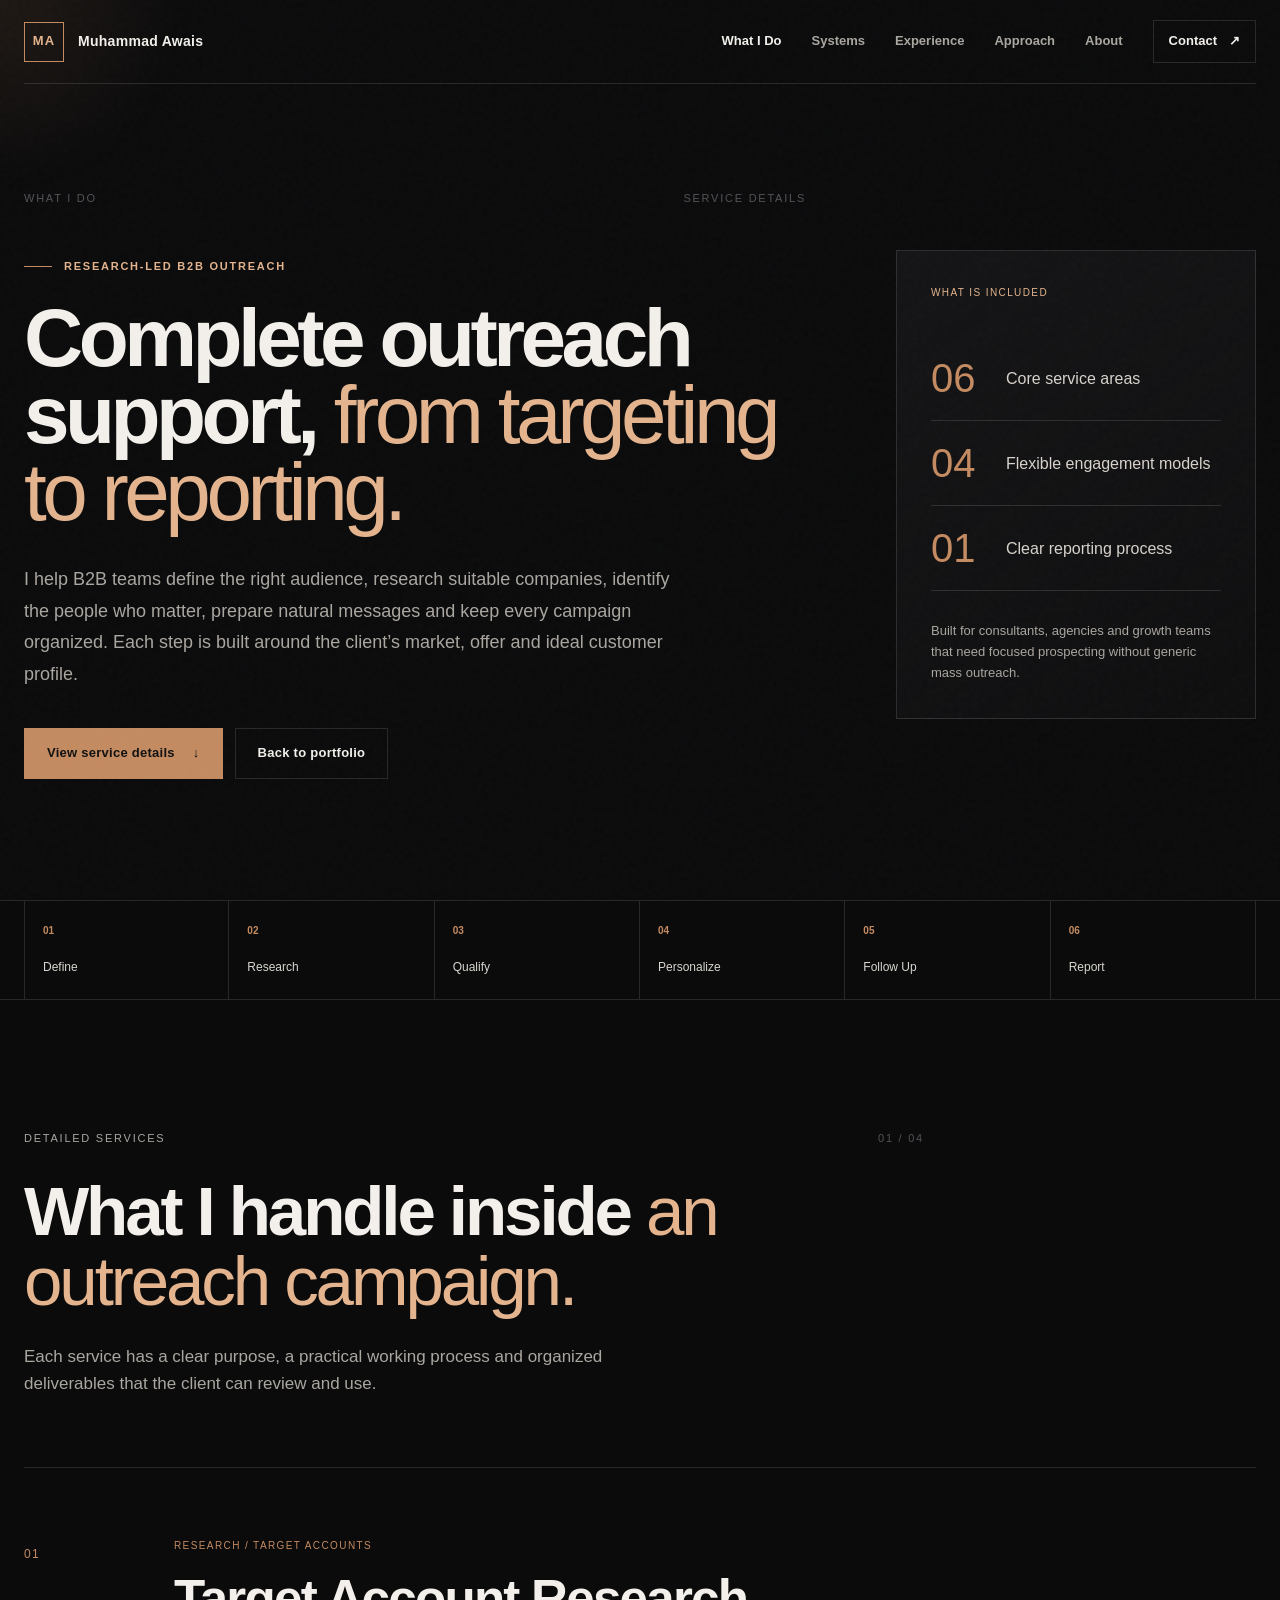
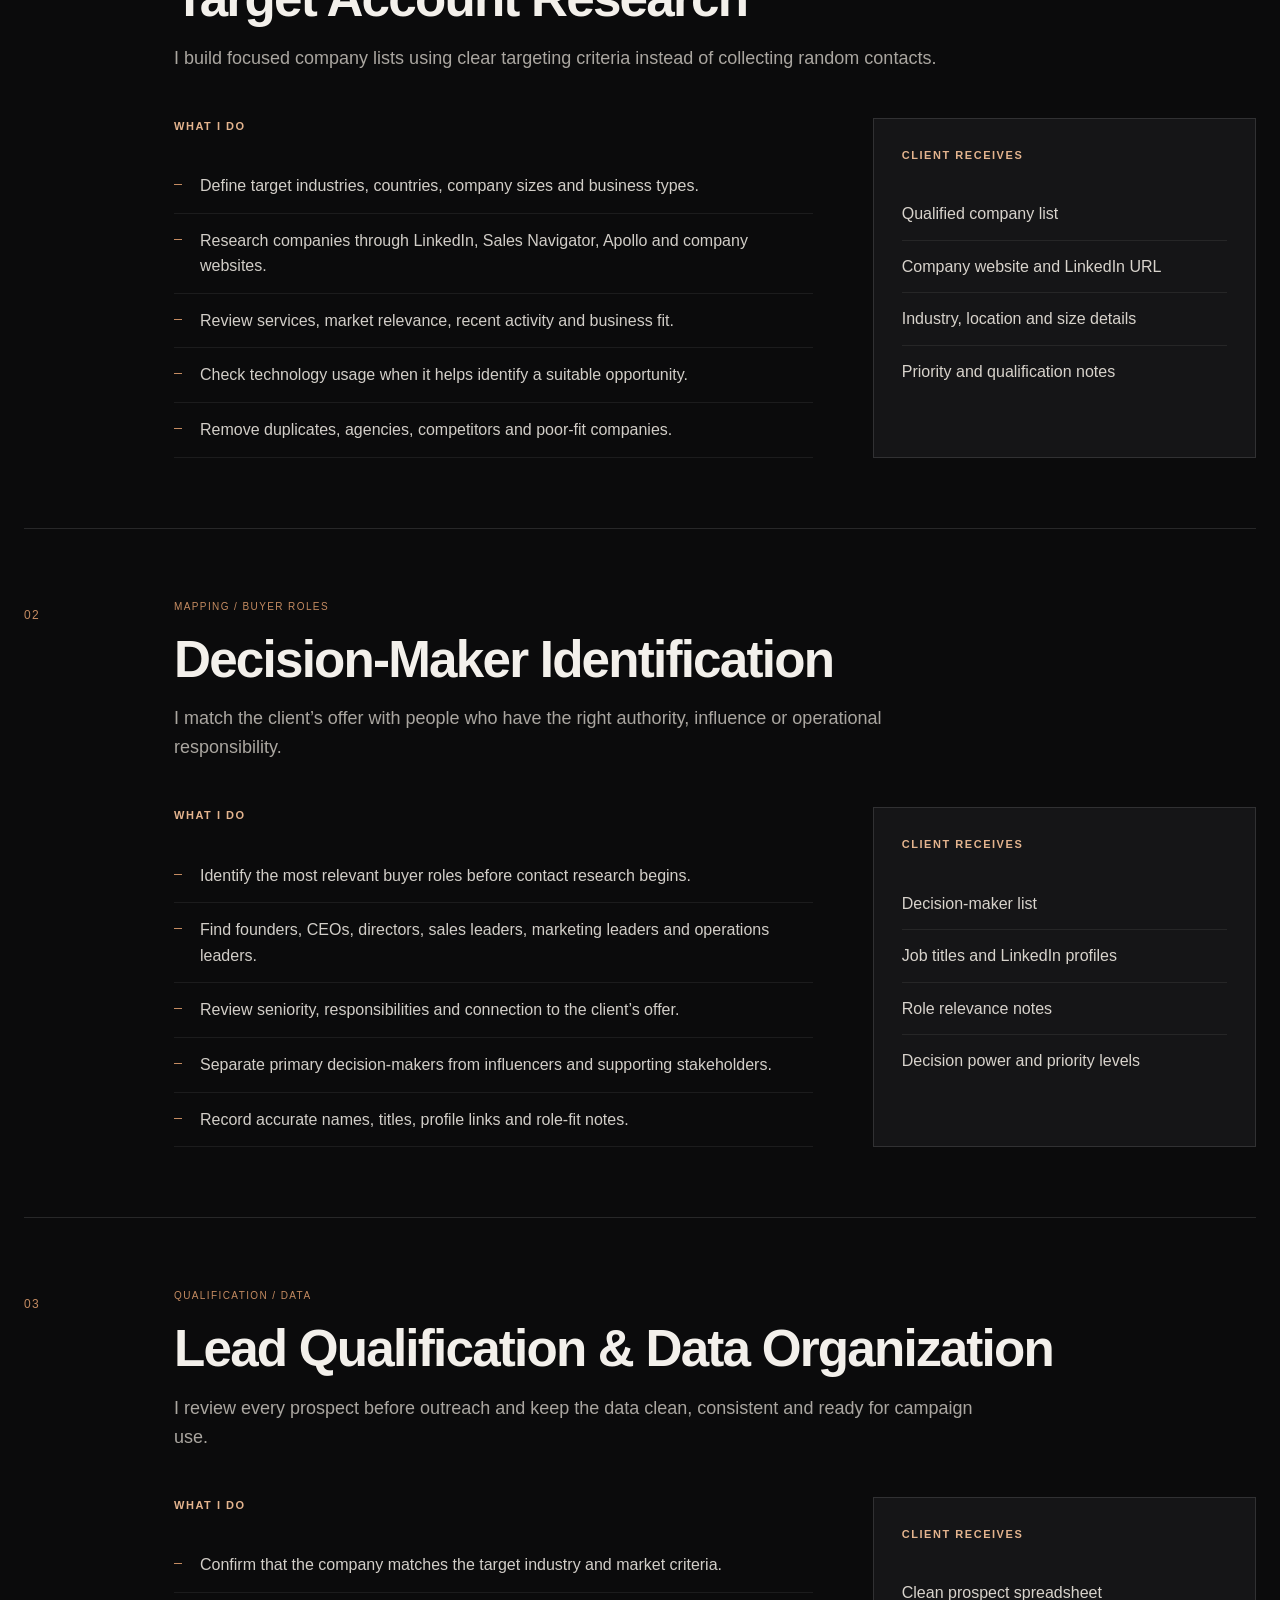
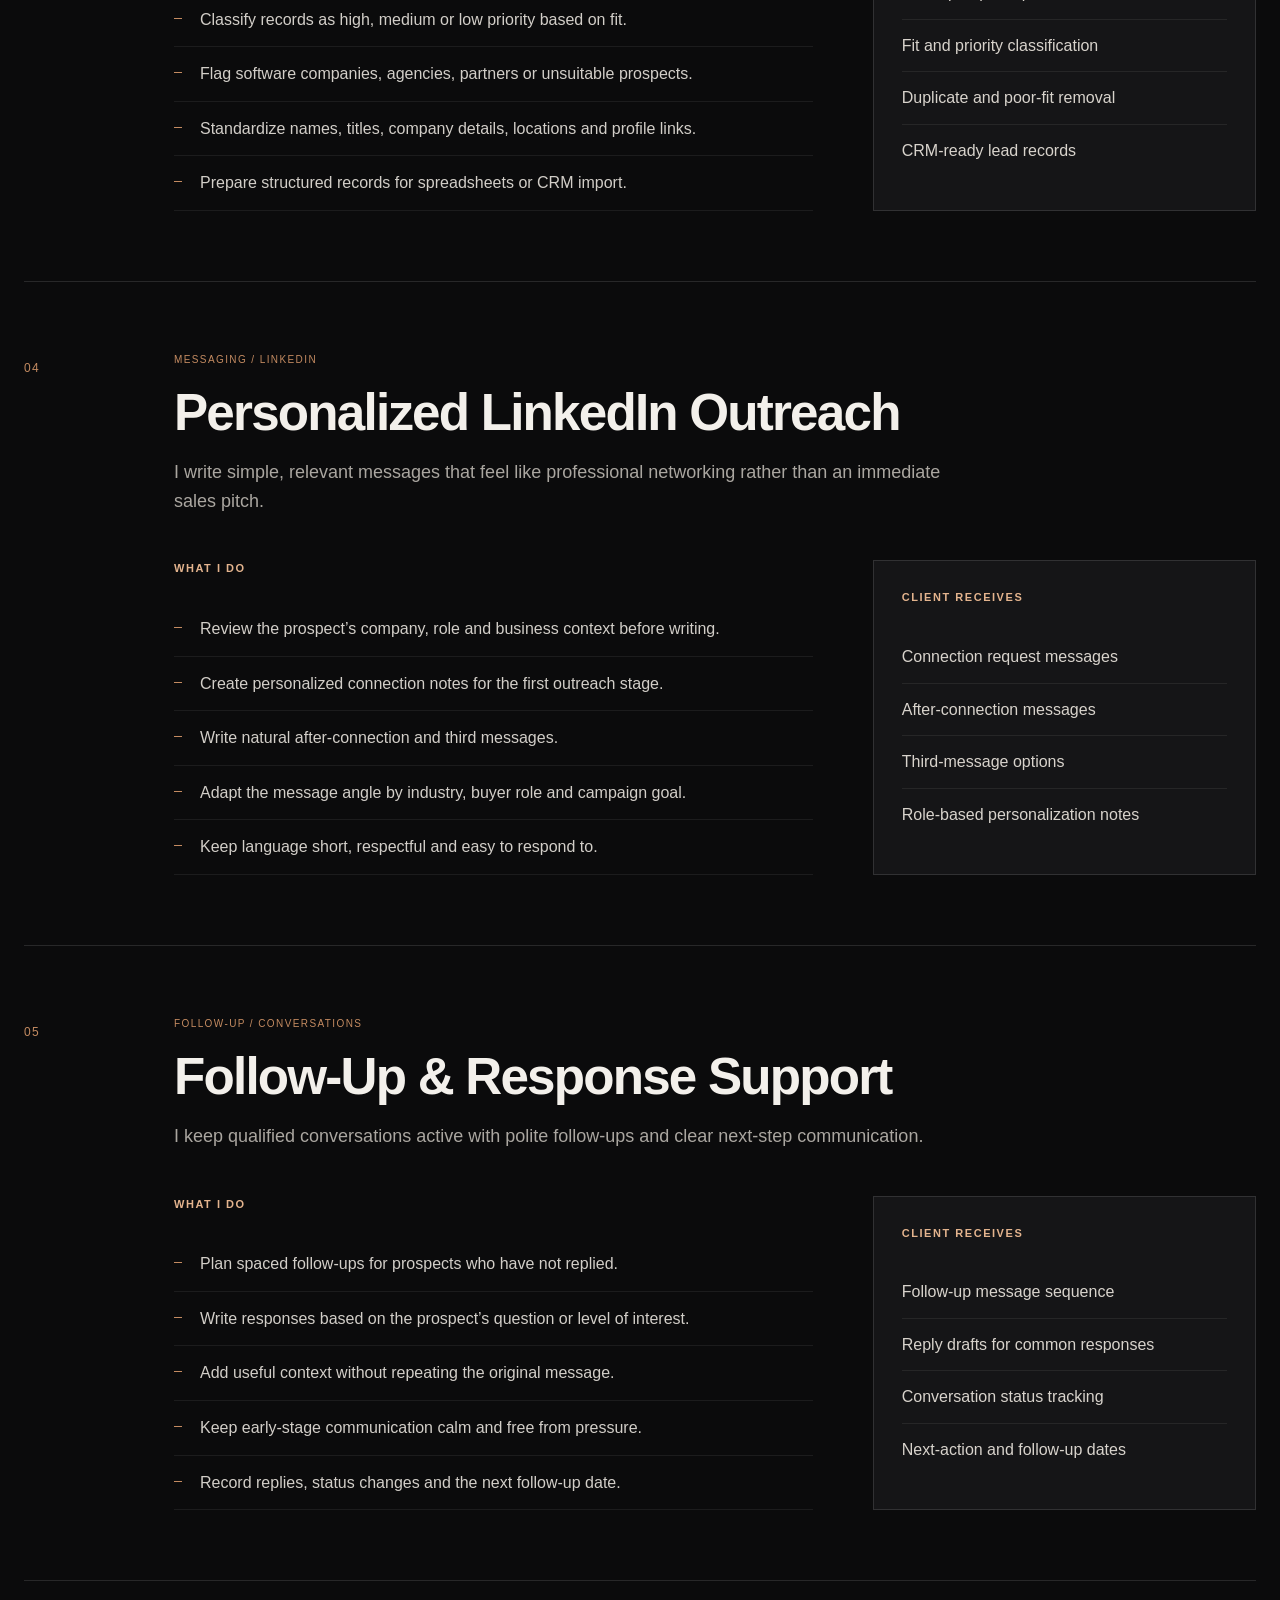
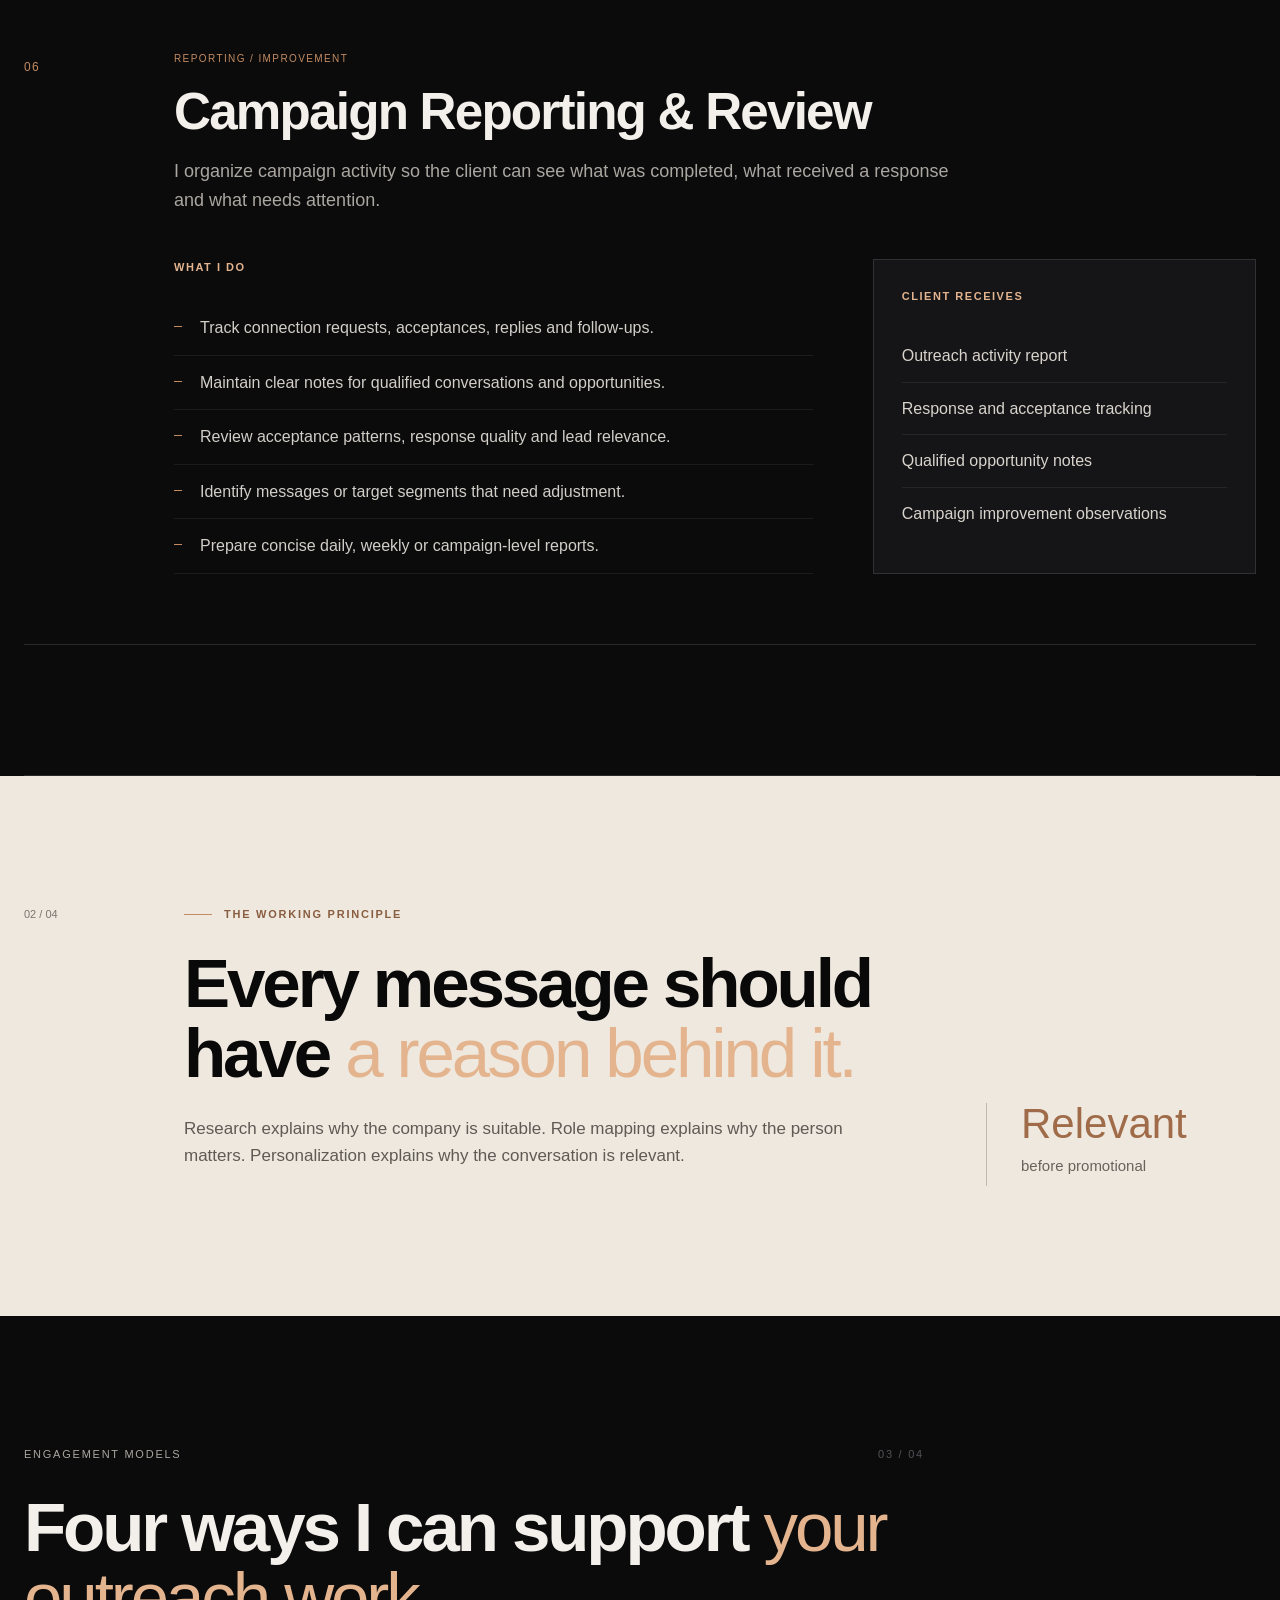
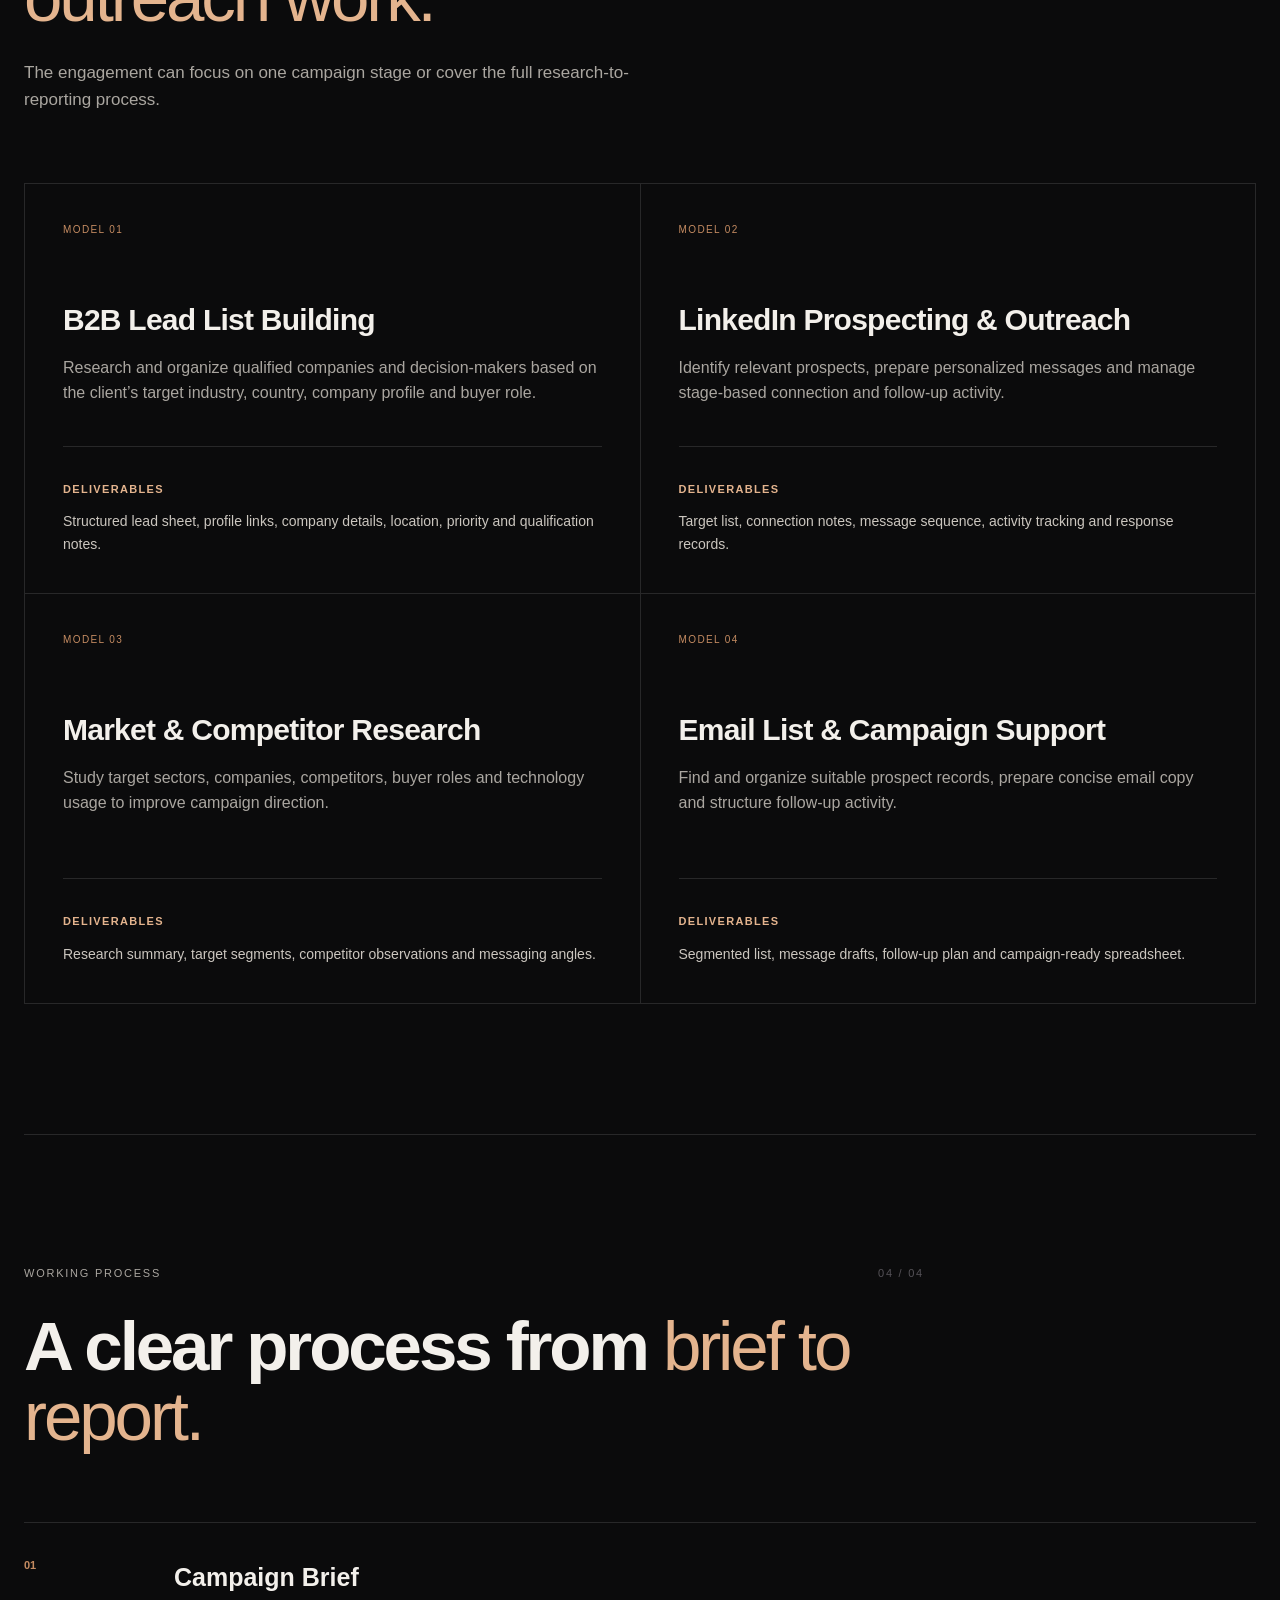
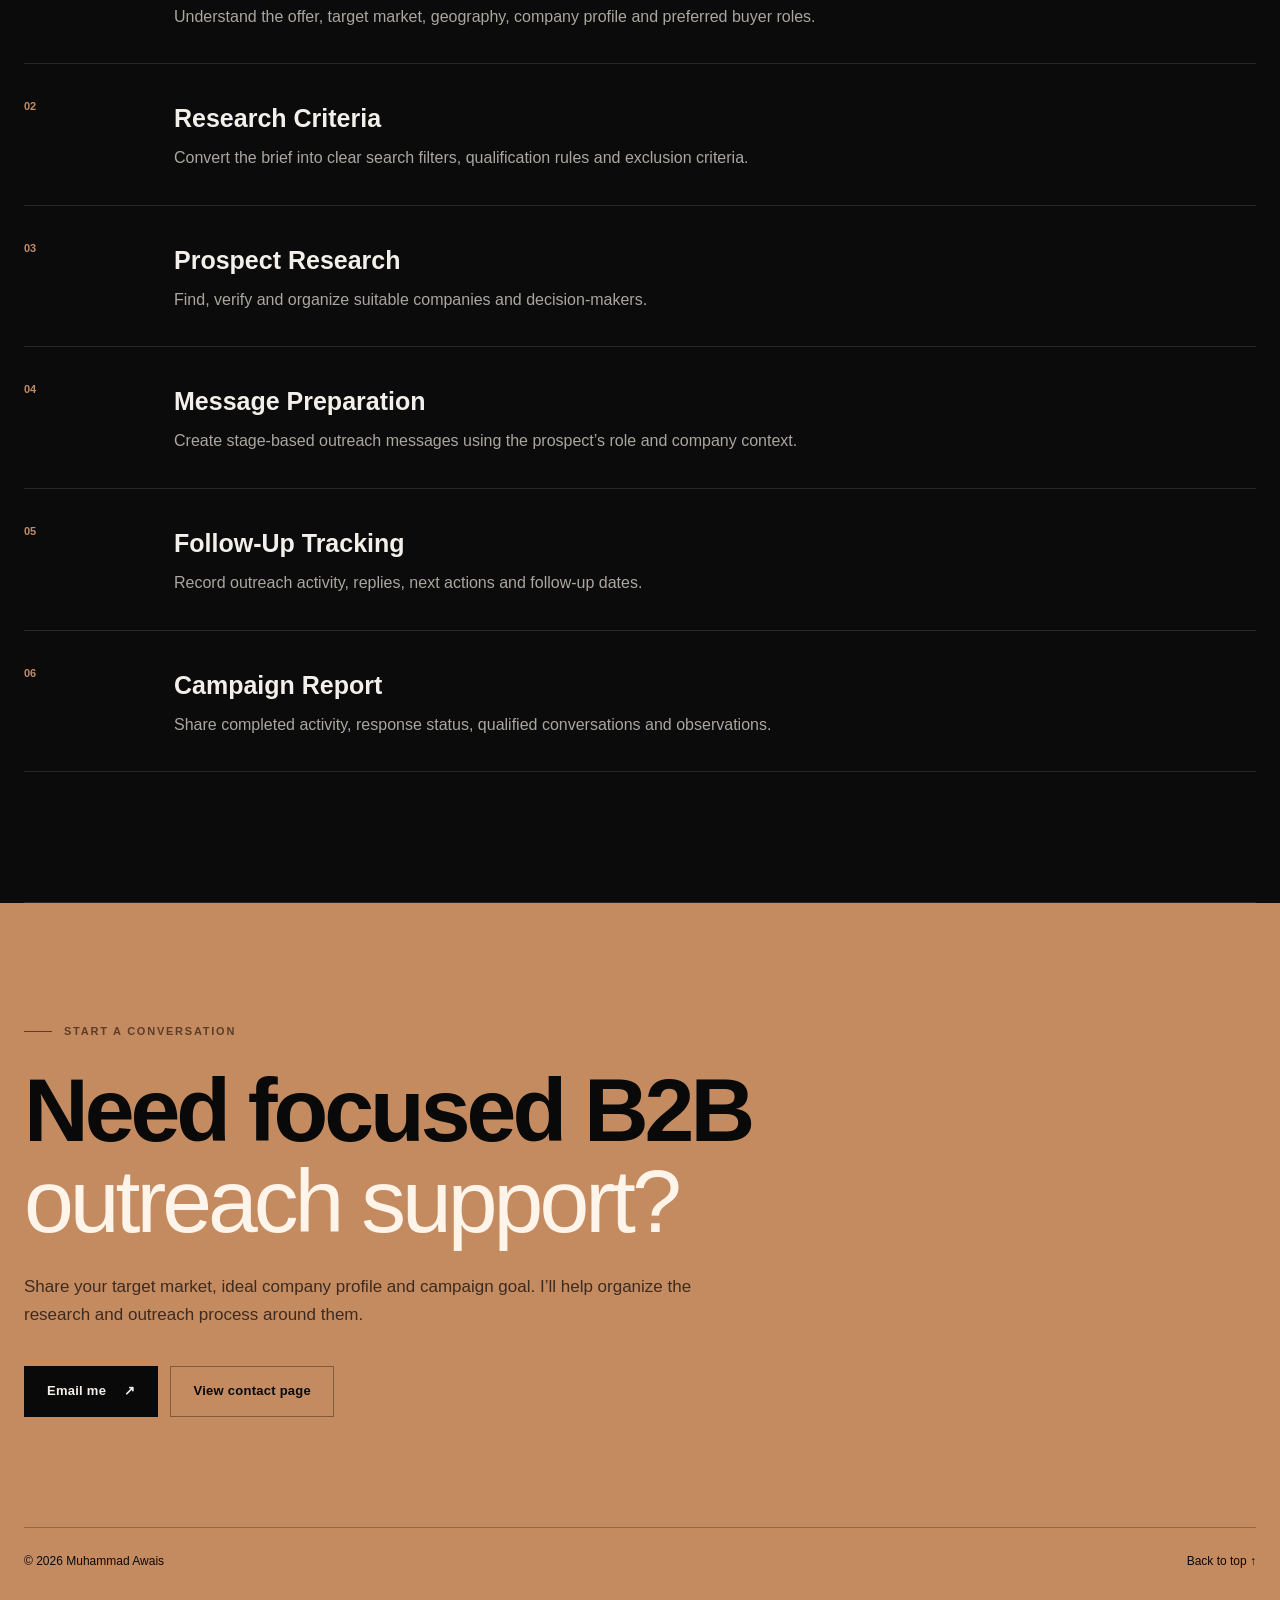
<file: what-i-do.html>
<!DOCTYPE html>
<html lang="en">
<head>
  <meta charset="UTF-8" />
  <meta name="viewport" content="width=device-width, initial-scale=1.0" />
  <meta name="description" content="Detailed B2B lead generation, prospect research, LinkedIn outreach, follow-up management and campaign reporting services by Muhammad Awais." />
  <meta name="theme-color" content="#0b0b0c" />
  <title>What I Do — Muhammad Awais</title>
  <link rel="stylesheet" href="styles.css" />
</head>
<body data-page="what">
  <div class="noise" aria-hidden="true"></div>
  <div class="cursor-glow" aria-hidden="true"></div>

  <header class="site-header" id="top">
    <a class="brand" href="index.html" aria-label="Muhammad Awais home">
      <span class="brand-mark">MA</span>
      <span class="brand-name">Muhammad Awais</span>
    </a>

    <button class="menu-toggle" type="button" aria-label="Open menu" aria-expanded="false">
      <span></span><span></span>
    </button>

    <nav class="site-nav" aria-label="Main navigation">
      <a class="active" href="what-i-do.html">What I Do</a>
      <a href="systems.html">Systems</a>
      <a href="experience.html">Experience</a>
      <a href="approach.html">Approach</a>
      <a href="about.html">About</a>
      <a class="nav-cta" href="contact.html">Contact <span>↗</span></a>
    </nav>
  </header>

  <main>
    <section class="section detail-hero" aria-labelledby="page-title">
      <div class="detail-hero-copy reveal">
        <p class="section-kicker"><span>What I Do</span><span>Service Details</span></p>
        <p class="eyebrow"><span></span> Research-led B2B outreach</p>
        <h1 id="page-title">Complete outreach support, <em>from targeting to reporting.</em></h1>
        <p class="hero-text">
          I help B2B teams define the right audience, research suitable companies, identify the people who matter,
          prepare natural messages and keep every campaign organized. Each step is built around the client’s market,
          offer and ideal customer profile.
        </p>
        <div class="hero-actions">
          <a class="button button-primary" href="#service-details">View service details <span>↓</span></a>
          <a class="button button-ghost" href="index.html">Back to portfolio</a>
        </div>
      </div>

      <aside class="detail-summary reveal reveal-delay-1" aria-label="Service summary">
        <span class="summary-label">What is included</span>
        <div><strong>06</strong><p>Core service areas</p></div>
        <div><strong>04</strong><p>Flexible engagement models</p></div>
        <div><strong>01</strong><p>Clear reporting process</p></div>
        <p class="summary-note">Built for consultants, agencies and growth teams that need focused prospecting without generic mass outreach.</p>
      </aside>
    </section>

    <section class="detail-strip" aria-label="Service stages">
      <div><b>01</b><span>Define</span></div>
      <div><b>02</b><span>Research</span></div>
      <div><b>03</b><span>Qualify</span></div>
      <div><b>04</b><span>Personalize</span></div>
      <div><b>05</b><span>Follow Up</span></div>
      <div><b>06</b><span>Report</span></div>
    </section>

    <section class="section numbered-section" id="service-details">
      <div class="section-heading reveal">
        <p class="section-kicker">Detailed Services <span>01 / 04</span></p>
        <h2>What I handle inside <em>an outreach campaign.</em></h2>
        <p>Each service has a clear purpose, a practical working process and organized deliverables that the client can review and use.</p>
      </div>

      <div class="service-detail-list">
        <article class="service-detail reveal" id="research">
          <div class="detail-number">01</div>
          <div class="detail-main">
            <p class="card-code">RESEARCH / TARGET ACCOUNTS</p>
            <h3>Target Account Research</h3>
            <p class="detail-lead">I build focused company lists using clear targeting criteria instead of collecting random contacts.</p>
            <div class="detail-columns">
              <div>
                <h4>What I do</h4>
                <ul>
                  <li>Define target industries, countries, company sizes and business types.</li>
                  <li>Research companies through LinkedIn, Sales Navigator, Apollo and company websites.</li>
                  <li>Review services, market relevance, recent activity and business fit.</li>
                  <li>Check technology usage when it helps identify a suitable opportunity.</li>
                  <li>Remove duplicates, agencies, competitors and poor-fit companies.</li>
                </ul>
              </div>
              <div class="deliverable-panel">
                <h4>Client receives</h4>
                <span>Qualified company list</span>
                <span>Company website and LinkedIn URL</span>
                <span>Industry, location and size details</span>
                <span>Priority and qualification notes</span>
              </div>
            </div>
          </div>
        </article>

        <article class="service-detail reveal" id="mapping">
          <div class="detail-number">02</div>
          <div class="detail-main">
            <p class="card-code">MAPPING / BUYER ROLES</p>
            <h3>Decision-Maker Identification</h3>
            <p class="detail-lead">I match the client’s offer with people who have the right authority, influence or operational responsibility.</p>
            <div class="detail-columns">
              <div>
                <h4>What I do</h4>
                <ul>
                  <li>Identify the most relevant buyer roles before contact research begins.</li>
                  <li>Find founders, CEOs, directors, sales leaders, marketing leaders and operations leaders.</li>
                  <li>Review seniority, responsibilities and connection to the client’s offer.</li>
                  <li>Separate primary decision-makers from influencers and supporting stakeholders.</li>
                  <li>Record accurate names, titles, profile links and role-fit notes.</li>
                </ul>
              </div>
              <div class="deliverable-panel">
                <h4>Client receives</h4>
                <span>Decision-maker list</span>
                <span>Job titles and LinkedIn profiles</span>
                <span>Role relevance notes</span>
                <span>Decision power and priority levels</span>
              </div>
            </div>
          </div>
        </article>

        <article class="service-detail reveal" id="qualification">
          <div class="detail-number">03</div>
          <div class="detail-main">
            <p class="card-code">QUALIFICATION / DATA</p>
            <h3>Lead Qualification & Data Organization</h3>
            <p class="detail-lead">I review every prospect before outreach and keep the data clean, consistent and ready for campaign use.</p>
            <div class="detail-columns">
              <div>
                <h4>What I do</h4>
                <ul>
                  <li>Confirm that the company matches the target industry and market criteria.</li>
                  <li>Classify records as high, medium or low priority based on fit.</li>
                  <li>Flag software companies, agencies, partners or unsuitable prospects.</li>
                  <li>Standardize names, titles, company details, locations and profile links.</li>
                  <li>Prepare structured records for spreadsheets or CRM import.</li>
                </ul>
              </div>
              <div class="deliverable-panel">
                <h4>Client receives</h4>
                <span>Clean prospect spreadsheet</span>
                <span>Fit and priority classification</span>
                <span>Duplicate and poor-fit removal</span>
                <span>CRM-ready lead records</span>
              </div>
            </div>
          </div>
        </article>

        <article class="service-detail reveal" id="outreach">
          <div class="detail-number">04</div>
          <div class="detail-main">
            <p class="card-code">MESSAGING / LINKEDIN</p>
            <h3>Personalized LinkedIn Outreach</h3>
            <p class="detail-lead">I write simple, relevant messages that feel like professional networking rather than an immediate sales pitch.</p>
            <div class="detail-columns">
              <div>
                <h4>What I do</h4>
                <ul>
                  <li>Review the prospect’s company, role and business context before writing.</li>
                  <li>Create personalized connection notes for the first outreach stage.</li>
                  <li>Write natural after-connection and third messages.</li>
                  <li>Adapt the message angle by industry, buyer role and campaign goal.</li>
                  <li>Keep language short, respectful and easy to respond to.</li>
                </ul>
              </div>
              <div class="deliverable-panel">
                <h4>Client receives</h4>
                <span>Connection request messages</span>
                <span>After-connection messages</span>
                <span>Third-message options</span>
                <span>Role-based personalization notes</span>
              </div>
            </div>
          </div>
        </article>

        <article class="service-detail reveal" id="follow-up">
          <div class="detail-number">05</div>
          <div class="detail-main">
            <p class="card-code">FOLLOW-UP / CONVERSATIONS</p>
            <h3>Follow-Up & Response Support</h3>
            <p class="detail-lead">I keep qualified conversations active with polite follow-ups and clear next-step communication.</p>
            <div class="detail-columns">
              <div>
                <h4>What I do</h4>
                <ul>
                  <li>Plan spaced follow-ups for prospects who have not replied.</li>
                  <li>Write responses based on the prospect’s question or level of interest.</li>
                  <li>Add useful context without repeating the original message.</li>
                  <li>Keep early-stage communication calm and free from pressure.</li>
                  <li>Record replies, status changes and the next follow-up date.</li>
                </ul>
              </div>
              <div class="deliverable-panel">
                <h4>Client receives</h4>
                <span>Follow-up message sequence</span>
                <span>Reply drafts for common responses</span>
                <span>Conversation status tracking</span>
                <span>Next-action and follow-up dates</span>
              </div>
            </div>
          </div>
        </article>

        <article class="service-detail reveal" id="reporting">
          <div class="detail-number">06</div>
          <div class="detail-main">
            <p class="card-code">REPORTING / IMPROVEMENT</p>
            <h3>Campaign Reporting & Review</h3>
            <p class="detail-lead">I organize campaign activity so the client can see what was completed, what received a response and what needs attention.</p>
            <div class="detail-columns">
              <div>
                <h4>What I do</h4>
                <ul>
                  <li>Track connection requests, acceptances, replies and follow-ups.</li>
                  <li>Maintain clear notes for qualified conversations and opportunities.</li>
                  <li>Review acceptance patterns, response quality and lead relevance.</li>
                  <li>Identify messages or target segments that need adjustment.</li>
                  <li>Prepare concise daily, weekly or campaign-level reports.</li>
                </ul>
              </div>
              <div class="deliverable-panel">
                <h4>Client receives</h4>
                <span>Outreach activity report</span>
                <span>Response and acceptance tracking</span>
                <span>Qualified opportunity notes</span>
                <span>Campaign improvement observations</span>
              </div>
            </div>
          </div>
        </article>
      </div>
    </section>

    <section class="section statement-section detail-statement">
      <div class="statement-index">02 / 04</div>
      <div class="statement-copy reveal">
        <p class="eyebrow"><span></span> The working principle</p>
        <h2>Every message should have <em>a reason behind it.</em></h2>
        <p>Research explains why the company is suitable. Role mapping explains why the person matters. Personalization explains why the conversation is relevant.</p>
      </div>
      <div class="statement-stat reveal reveal-delay-1">
        <strong>Relevant</strong>
        <span>before promotional</span>
      </div>
    </section>

    <section class="section numbered-section">
      <div class="section-heading reveal">
        <p class="section-kicker">Engagement Models <span>03 / 04</span></p>
        <h2>Four ways I can support <em>your outreach work.</em></h2>
        <p>The engagement can focus on one campaign stage or cover the full research-to-reporting process.</p>
      </div>

      <div class="engagement-grid">
        <article class="engagement-card reveal">
          <span>MODEL 01</span>
          <h3>B2B Lead List Building</h3>
          <p>Research and organize qualified companies and decision-makers based on the client’s target industry, country, company profile and buyer role.</p>
          <div><b>Deliverables</b><p>Structured lead sheet, profile links, company details, location, priority and qualification notes.</p></div>
        </article>
        <article class="engagement-card reveal reveal-delay-1">
          <span>MODEL 02</span>
          <h3>LinkedIn Prospecting & Outreach</h3>
          <p>Identify relevant prospects, prepare personalized messages and manage stage-based connection and follow-up activity.</p>
          <div><b>Deliverables</b><p>Target list, connection notes, message sequence, activity tracking and response records.</p></div>
        </article>
        <article class="engagement-card reveal reveal-delay-2">
          <span>MODEL 03</span>
          <h3>Market & Competitor Research</h3>
          <p>Study target sectors, companies, competitors, buyer roles and technology usage to improve campaign direction.</p>
          <div><b>Deliverables</b><p>Research summary, target segments, competitor observations and messaging angles.</p></div>
        </article>
        <article class="engagement-card reveal reveal-delay-3">
          <span>MODEL 04</span>
          <h3>Email List & Campaign Support</h3>
          <p>Find and organize suitable prospect records, prepare concise email copy and structure follow-up activity.</p>
          <div><b>Deliverables</b><p>Segmented list, message drafts, follow-up plan and campaign-ready spreadsheet.</p></div>
        </article>
      </div>
    </section>

    <section class="section numbered-section process-section">
      <div class="section-heading reveal">
        <p class="section-kicker">Working Process <span>04 / 04</span></p>
        <h2>A clear process from <em>brief to report.</em></h2>
      </div>

      <ol class="process-timeline">
        <li class="reveal"><b>01</b><div><h3>Campaign Brief</h3><p>Understand the offer, target market, geography, company profile and preferred buyer roles.</p></div></li>
        <li class="reveal"><b>02</b><div><h3>Research Criteria</h3><p>Convert the brief into clear search filters, qualification rules and exclusion criteria.</p></div></li>
        <li class="reveal"><b>03</b><div><h3>Prospect Research</h3><p>Find, verify and organize suitable companies and decision-makers.</p></div></li>
        <li class="reveal"><b>04</b><div><h3>Message Preparation</h3><p>Create stage-based outreach messages using the prospect’s role and company context.</p></div></li>
        <li class="reveal"><b>05</b><div><h3>Follow-Up Tracking</h3><p>Record outreach activity, replies, next actions and follow-up dates.</p></div></li>
        <li class="reveal"><b>06</b><div><h3>Campaign Report</h3><p>Share completed activity, response status, qualified conversations and observations.</p></div></li>
      </ol>
    </section>

    <section class="contact-section" id="contact">
      <div class="contact-inner reveal">
        <p class="eyebrow"><span></span> Start a conversation</p>
        <h2>Need focused B2B <em>outreach support?</em></h2>
        <p>Share your target market, ideal company profile and campaign goal. I’ll help organize the research and outreach process around them.</p>
        <div class="contact-actions">
          <a class="button button-light" href="mailto:mawais4793@gmail.com">Email me <span>↗</span></a>
          <a class="button button-outline-light" href="contact.html">View contact page</a>
        </div>
      </div>
      <div class="contact-footer">
        <p>© <span id="year"></span> Muhammad Awais</p>
        <a href="#top">Back to top ↑</a>
      </div>
    </section>
  </main>

  <script src="script.js"></script>
</body>
</html>
</file>
<file: styles.css>
:root {
  --bg: #0b0b0c;
  --bg-soft: #111113;
  --panel: #151517;
  --panel-2: #1a1a1d;
  --text: #f3f0eb;
  --muted: #aaa6a0;
  --line: rgba(255,255,255,.12);
  --accent: #c48b61;
  --accent-light: #e4b48e;
  --cream: #eee8df;
  --black: #09090a;
  --max: 1240px;
  --header: 84px;
}

* { box-sizing: border-box; }
html { scroll-behavior: smooth; }
body {
  margin: 0;
  background: var(--bg);
  color: var(--text);
  font-family: Inter, ui-sans-serif, -apple-system, BlinkMacSystemFont, "Segoe UI", Arial, sans-serif;
  font-size: 16px;
  line-height: 1.6;
  overflow-x: hidden;
}
body.menu-open { overflow: hidden; }
a { color: inherit; text-decoration: none; }
img { display: block; max-width: 100%; }
button, input, textarea { font: inherit; }
::selection { background: var(--accent); color: var(--black); }

.noise {
  position: fixed;
  inset: 0;
  z-index: 999;
  pointer-events: none;
  opacity: .035;
  background-image: url("data:image/svg+xml,%3Csvg viewBox='0 0 200 200' xmlns='http://www.w3.org/2000/svg'%3E%3Cfilter id='n'%3E%3CfeTurbulence type='fractalNoise' baseFrequency='.9' numOctaves='4' stitchTiles='stitch'/%3E%3C/filter%3E%3Crect width='100%25' height='100%25' filter='url(%23n)' opacity='.7'/%3E%3C/svg%3E");
}
.cursor-glow {
  position: fixed;
  width: 420px;
  height: 420px;
  left: 0;
  top: 0;
  border-radius: 50%;
  pointer-events: none;
  z-index: -1;
  background: radial-gradient(circle, rgba(196,139,97,.11), transparent 65%);
  transform: translate(-50%, -50%);
  transition: opacity .3s ease;
}

.site-header {
  height: var(--header);
  width: min(calc(100% - 48px), var(--max));
  margin: 0 auto;
  display: flex;
  align-items: center;
  justify-content: space-between;
  border-bottom: 1px solid var(--line);
  position: relative;
  z-index: 100;
}
.brand { display: flex; align-items: center; gap: 14px; font-weight: 700; }
.brand-mark {
  width: 40px;
  height: 40px;
  display: grid;
  place-items: center;
  border: 1px solid var(--accent);
  color: var(--accent-light);
  font-size: 13px;
  letter-spacing: .08em;
}
.brand-name { font-size: 14px; letter-spacing: .02em; }
.site-nav { display: flex; align-items: center; gap: 30px; }
.site-nav a { color: var(--muted); font-size: 13px; font-weight: 600; transition: color .25s ease; }
.site-nav a:hover, .site-nav a.active { color: var(--text); }
.site-nav .nav-cta {
  color: var(--text);
  border: 1px solid var(--line);
  padding: 10px 15px;
  display: flex;
  align-items: center;
  gap: 12px;
}
.site-nav .nav-cta:hover { border-color: var(--accent); color: var(--accent-light); }
.menu-toggle { display: none; background: none; border: 0; padding: 12px; }
.menu-toggle span { display: block; width: 24px; height: 1px; background: var(--text); margin: 6px 0; transition: .3s ease; }

.section { width: min(calc(100% - 48px), var(--max)); margin: 0 auto; padding: 130px 0; }
.hero {
  min-height: calc(100svh - var(--header));
  display: grid;
  grid-template-columns: minmax(0, 1.15fr) minmax(360px, .85fr);
  gap: 80px;
  align-items: center;
  padding-top: 70px;
  padding-bottom: 90px;
}
.eyebrow {
  display: flex;
  align-items: center;
  gap: 12px;
  text-transform: uppercase;
  letter-spacing: .16em;
  font-size: 11px;
  font-weight: 700;
  color: var(--accent-light);
  margin: 0 0 24px;
}
.eyebrow span { width: 28px; height: 1px; background: var(--accent); }
h1, h2, h3, p { margin-top: 0; }
h1 {
  font-size: clamp(58px, 7vw, 102px);
  line-height: .94;
  letter-spacing: -.055em;
  font-weight: 680;
  max-width: 900px;
  margin-bottom: 34px;
}
h1 em, h2 em { color: var(--accent-light); font-style: normal; font-weight: 400; }
.hero-text { color: var(--muted); font-size: 18px; line-height: 1.75; max-width: 650px; }
.hero-actions { display: flex; flex-wrap: wrap; gap: 12px; margin-top: 38px; }
.button {
  min-height: 51px;
  display: inline-flex;
  align-items: center;
  justify-content: center;
  gap: 18px;
  padding: 0 22px;
  font-size: 13px;
  font-weight: 700;
  letter-spacing: .02em;
  border: 1px solid transparent;
  transition: transform .25s ease, background .25s ease, color .25s ease, border-color .25s ease;
}
.button:hover { transform: translateY(-3px); }
.button-primary { background: var(--accent); color: #111; }
.button-primary:hover { background: var(--accent-light); }
.button-ghost { border-color: var(--line); color: var(--text); }
.button-ghost:hover { border-color: var(--accent); color: var(--accent-light); }
.hero-meta { display: flex; flex-wrap: wrap; gap: 10px 22px; margin-top: 42px; color: #817e79; font-size: 11px; text-transform: uppercase; letter-spacing: .1em; }
.hero-meta span { position: relative; }
.hero-meta span:not(:last-child)::after { content: ""; position: absolute; right: -12px; top: 50%; width: 3px; height: 3px; border-radius: 50%; background: var(--accent); }

.hero-visual { position: relative; min-height: 600px; display: grid; place-items: center; }
.portrait-frame {
  width: min(100%, 430px);
  height: 590px;
  position: relative;
  overflow: hidden;
  background: #151515;
  border: 1px solid rgba(255,255,255,.14);
  z-index: 2;
}
.portrait-frame::before { content: ""; position: absolute; inset: 14px; border: 1px solid rgba(196,139,97,.36); z-index: 2; pointer-events: none; }
.portrait-frame::after { content: ""; position: absolute; inset: auto 0 0; height: 45%; background: linear-gradient(transparent, rgba(7,7,8,.88)); z-index: 1; pointer-events: none; }
.portrait-frame img { width: 100%; height: 100%; object-fit: cover; object-position: 50% 20%; filter: saturate(.78) contrast(1.03); }
.portrait-label { position: absolute; top: 28px; left: 28px; z-index: 3; padding: 8px 10px; background: rgba(8,8,9,.72); backdrop-filter: blur(8px); font-size: 10px; text-transform: uppercase; letter-spacing: .12em; }
.portrait-status { position: absolute; left: 28px; right: 28px; bottom: 28px; z-index: 3; display: flex; align-items: center; gap: 9px; font-size: 12px; }
.portrait-status i { width: 8px; height: 8px; background: #7ecc91; border-radius: 50%; box-shadow: 0 0 0 4px rgba(126,204,145,.14); }
.orbit { position: absolute; border: 1px solid rgba(196,139,97,.18); border-radius: 50%; }
.orbit-one { width: 520px; height: 520px; }
.orbit-two { width: 680px; height: 680px; border-color: rgba(255,255,255,.06); }

.operating-model {
  border-top: 1px solid var(--line);
  border-bottom: 1px solid var(--line);
  display: grid;
  grid-template-columns: 240px 1fr;
  width: 100%;
  padding: 0 max(24px, calc((100vw - var(--max)) / 2));
}
.model-intro { padding: 30px 30px 30px 0; border-right: 1px solid var(--line); display: flex; flex-direction: column; justify-content: center; }
.model-intro span { color: var(--muted); font-size: 10px; text-transform: uppercase; letter-spacing: .15em; }
.model-intro strong { font-weight: 500; font-size: 13px; margin-top: 4px; }
.model-steps { list-style: none; padding: 0; margin: 0; display: grid; grid-template-columns: repeat(6, 1fr); }
.model-steps li { min-height: 100px; padding: 22px 18px; border-right: 1px solid var(--line); display: flex; flex-direction: column; justify-content: space-between; }
.model-steps li:last-child { border-right: 0; }
.model-steps b { color: var(--accent); font-size: 10px; }
.model-steps span { font-size: 12px; color: #d9d5cf; }

.numbered-section { border-bottom: 1px solid var(--line); }
.section-heading { max-width: 900px; margin-bottom: 70px; }
.section-kicker { color: var(--muted); font-size: 11px; text-transform: uppercase; letter-spacing: .16em; display: flex; justify-content: space-between; gap: 30px; margin-bottom: 28px; }
.section-kicker span { color: #555257; }
h2 { font-size: clamp(42px, 5.4vw, 76px); line-height: 1.02; letter-spacing: -.045em; font-weight: 650; margin-bottom: 26px; }
.section-heading > p:last-child { max-width: 670px; color: var(--muted); font-size: 17px; }

.service-grid { display: grid; grid-template-columns: repeat(2, 1fr); border-top: 1px solid var(--line); border-left: 1px solid var(--line); }
.service-card { min-height: 330px; padding: 34px; border-right: 1px solid var(--line); border-bottom: 1px solid var(--line); position: relative; background: linear-gradient(135deg, transparent, rgba(255,255,255,.012)); transition: background .3s ease, transform .3s ease; }
.service-card:hover { background: var(--panel); transform: translateY(-4px); }
.card-code { color: var(--accent); font-size: 10px; letter-spacing: .14em; }
.service-icon { width: 50px; height: 50px; border: 1px solid var(--line); display: grid; place-items: center; margin: 54px 0 28px; }
.service-icon svg { width: 22px; fill: none; stroke: var(--accent-light); stroke-width: 1.35; stroke-linecap: round; stroke-linejoin: round; }
.service-card h3 { font-size: 25px; letter-spacing: -.02em; margin-bottom: 14px; }
.service-card p { color: var(--muted); max-width: 500px; margin-bottom: 0; }

.statement-section { width: 100%; max-width: none; padding-left: max(24px, calc((100vw - var(--max)) / 2)); padding-right: max(24px, calc((100vw - var(--max)) / 2)); background: var(--cream); color: var(--black); display: grid; grid-template-columns: 100px 1fr 270px; gap: 60px; align-items: end; }
.statement-index { align-self: start; font-size: 11px; color: #7b756e; }
.statement-copy .eyebrow { color: #895d40; }
.statement-copy h2 { max-width: 860px; }
.statement-copy p:last-child { max-width: 690px; color: #5f5a54; font-size: 17px; }
.statement-stat { border-left: 1px solid rgba(0,0,0,.2); padding-left: 34px; display: flex; flex-direction: column; padding-bottom: 8px; }
.statement-stat strong { color: #9f6b48; font-size: 42px; line-height: 1; font-weight: 500; }
.statement-stat span { color: #68625c; font-size: 15px; margin-top: 9px; }

.systems-list { border-top: 1px solid var(--line); }
.system-card { display: grid; grid-template-columns: 100px 1fr 70px; gap: 30px; padding: 44px 0; border-bottom: 1px solid var(--line); transition: padding .3s ease, background .3s ease; }
.system-card:hover { padding-left: 22px; padding-right: 22px; background: var(--panel); }
.system-number { font-size: 14px; color: var(--accent); padding-top: 5px; }
.system-tag { color: var(--muted); font-size: 10px; text-transform: uppercase; letter-spacing: .15em; margin-bottom: 9px; }
.system-body h3 { font-size: clamp(25px, 3vw, 39px); margin-bottom: 12px; letter-spacing: -.03em; }
.system-body > p:not(.system-tag) { color: var(--muted); max-width: 740px; }
.flow { display: flex; flex-wrap: wrap; align-items: center; gap: 10px; margin-top: 24px; font-size: 10px; text-transform: uppercase; letter-spacing: .06em; }
.flow span { padding: 8px 10px; border: 1px solid var(--line); color: #c8c4be; }
.flow i { color: var(--accent); font-style: normal; }
.system-arrow { align-self: center; justify-self: end; width: 48px; height: 48px; display: grid; place-items: center; border: 1px solid var(--line); border-radius: 50%; color: var(--accent-light); }

.experience-layout { display: grid; grid-template-columns: 380px 1fr; gap: 80px; align-items: start; }
.role-card { position: sticky; top: 30px; background: var(--cream); color: var(--black); padding: 36px; min-height: 520px; }
.company-mark { width: 64px; height: 64px; display: grid; place-items: center; background: #32115f; color: white; font-size: 28px; font-weight: 800; margin-bottom: 38px; }
.role-company { color: #5f5b55; font-size: 13px; margin-bottom: 12px; }
.role-card h3 { font-size: 29px; line-height: 1.15; margin-bottom: 9px; }
.role-subtitle { color: #9f6b48; font-weight: 700; }
.role-pills { display: flex; flex-wrap: wrap; gap: 8px; margin: 26px 0 32px; }
.role-pills span { border: 1px solid #bfa58f; color: #835a3e; padding: 6px 10px; font-size: 10px; text-transform: uppercase; letter-spacing: .1em; }
.role-card hr { border: 0; border-top: 1px solid #d0c9bf; margin: 0 0 28px; }
.role-label { text-transform: uppercase; letter-spacing: .12em; font-size: 10px; font-weight: 700; color: #6f6962; }
.responsibilities { border-top: 1px solid var(--line); }
.responsibility { display: grid; grid-template-columns: 72px 1fr; gap: 24px; padding: 30px 0; border-bottom: 1px solid var(--line); }
.responsibility b { color: var(--accent); font-size: 12px; padding-top: 4px; }
.responsibility h3 { font-size: 23px; margin-bottom: 7px; }
.responsibility p { color: var(--muted); margin-bottom: 0; }

.principles { border-top: 1px solid var(--line); }
.principle { display: grid; grid-template-columns: 110px 1fr; gap: 30px; padding: 38px 0; border-bottom: 1px solid var(--line); }
.principle > span { color: var(--accent); font-size: 12px; }
.principle h3 { font-size: clamp(25px, 3vw, 38px); margin-bottom: 8px; letter-spacing: -.03em; }
.principle p { color: var(--muted); max-width: 720px; margin-bottom: 0; }

.markets-section { overflow: hidden; }
.market-layout { display: grid; grid-template-columns: 1.2fr .8fr; gap: 70px; }
.market-map { min-height: 480px; border: 1px solid var(--line); position: relative; overflow: hidden; background: radial-gradient(circle at 45% 45%, rgba(196,139,97,.1), transparent 30%); }
.map-grid { position: absolute; inset: 0; background-image: linear-gradient(var(--line) 1px, transparent 1px), linear-gradient(90deg, var(--line) 1px, transparent 1px); background-size: 70px 70px; opacity: .35; mask-image: linear-gradient(to bottom, #000 70%, transparent); }
.market-map > p { position: absolute; left: 30px; bottom: 24px; max-width: 440px; color: var(--muted); font-size: 13px; }
.market-dot { position: absolute; display: flex; align-items: center; gap: 9px; color: #d7d2cb; font-size: 11px; }
.market-dot i { width: 9px; height: 9px; background: var(--accent); border-radius: 50%; box-shadow: 0 0 0 7px rgba(196,139,97,.13); animation: pulse 2.6s infinite; }
.dot-us { left: 18%; top: 36%; }
.dot-ca { left: 25%; top: 18%; }
.dot-uk { left: 55%; top: 25%; }
.dot-uae { left: 68%; top: 52%; }
.dot-sa { left: 59%; top: 66%; }
@keyframes pulse { 50% { box-shadow: 0 0 0 13px rgba(196,139,97,0); } }
.industry-list { border-top: 1px solid var(--line); }
.industry-list div { display: grid; grid-template-columns: 58px 1fr; padding: 24px 0; border-bottom: 1px solid var(--line); align-items: center; }
.industry-list span { color: var(--accent); font-size: 11px; }
.industry-list strong { font-size: 21px; font-weight: 550; }

.tool-columns { display: grid; grid-template-columns: repeat(4, 1fr); border-top: 1px solid var(--line); border-left: 1px solid var(--line); }
.tool-group { min-height: 310px; padding: 30px; border-right: 1px solid var(--line); border-bottom: 1px solid var(--line); }
.tool-group > p { color: var(--accent-light); font-size: 11px; text-transform: uppercase; letter-spacing: .14em; margin-bottom: 45px; }
.tool-group ul { list-style: none; padding: 0; margin: 0; }
.tool-group li { padding: 11px 0; color: #d5d0c9; border-bottom: 1px solid rgba(255,255,255,.06); }

.about-layout { display: grid; grid-template-columns: 1.1fr .9fr; gap: 100px; }
.about-copy .lead { color: var(--text); font-size: 28px; line-height: 1.4; letter-spacing: -.02em; }
.about-copy p:not(.lead) { color: var(--muted); font-size: 17px; }
.about-quote { border-left: 1px solid var(--accent); padding-left: 42px; align-self: start; }
.about-quote > span { color: var(--accent); font-family: Georgia, serif; font-size: 100px; line-height: .5; }
.about-quote blockquote { margin: 35px 0 20px; font-size: 34px; line-height: 1.2; letter-spacing: -.03em; }
.about-quote p { color: var(--muted); }

.contact-section { background: var(--accent); color: var(--black); padding: 120px max(24px, calc((100vw - var(--max)) / 2)) 30px; }
.contact-inner { max-width: 900px; }
.contact-inner .eyebrow { color: #5e3d28; }
.contact-inner .eyebrow span { background: #5e3d28; }
.contact-inner h2 { font-size: clamp(52px, 7vw, 96px); }
.contact-inner h2 em { color: #fff4e9; }
.contact-inner > p:last-of-type { color: #3d2b20; max-width: 680px; font-size: 17px; }
.contact-actions { display: flex; flex-wrap: wrap; gap: 12px; margin-top: 38px; }
.button-light { background: var(--black); color: var(--text); }
.button-light:hover { background: #242426; }
.button-outline-light { border-color: rgba(0,0,0,.35); }
.button-outline-light:hover { border-color: var(--black); }
.contact-footer { display: flex; justify-content: space-between; align-items: center; border-top: 1px solid rgba(0,0,0,.25); margin-top: 110px; padding-top: 24px; font-size: 12px; }
.contact-footer p { margin: 0; }

.reveal { opacity: 0; transform: translateY(26px); transition: opacity .75s cubic-bezier(.2,.7,.2,1), transform .75s cubic-bezier(.2,.7,.2,1); }
.reveal.is-visible { opacity: 1; transform: none; }
.reveal-delay-1 { transition-delay: .1s; }
.reveal-delay-2 { transition-delay: .2s; }
.reveal-delay-3 { transition-delay: .3s; }

@media (max-width: 1050px) {
  .site-nav { gap: 19px; }
  .site-nav a { font-size: 12px; }
  .hero { grid-template-columns: 1fr .72fr; gap: 40px; }
  .hero-visual { min-height: 500px; }
  .portrait-frame { height: 500px; }
  .orbit-one { width: 430px; height: 430px; }
  .orbit-two { width: 540px; height: 540px; }
  .experience-layout { grid-template-columns: 330px 1fr; gap: 50px; }
  .statement-section { grid-template-columns: 70px 1fr; }
  .statement-stat { grid-column: 2; border-left: 0; padding-left: 0; }
  .tool-columns { grid-template-columns: repeat(2, 1fr); }
}

@media (max-width: 820px) {
  :root { --header: 72px; }
  .cursor-glow { display: none; }
  .site-header { width: min(calc(100% - 32px), var(--max)); }
  .brand-name { display: none; }
  .menu-toggle { display: block; z-index: 102; }
  .menu-toggle[aria-expanded="true"] span:first-child { transform: translateY(3.5px) rotate(45deg); }
  .menu-toggle[aria-expanded="true"] span:last-child { transform: translateY(-3.5px) rotate(-45deg); }
  .site-nav {
    position: fixed;
    inset: 0;
    background: rgba(9,9,10,.98);
    padding: 120px 24px 40px;
    flex-direction: column;
    justify-content: center;
    gap: 22px;
    opacity: 0;
    visibility: hidden;
    transform: translateY(-15px);
    transition: .3s ease;
  }
  .site-nav.open { opacity: 1; visibility: visible; transform: none; }
  .site-nav a { font-size: 25px; }
  .site-nav .nav-cta { margin-top: 20px; font-size: 18px; }
  .section { width: min(calc(100% - 32px), var(--max)); padding: 90px 0; }
  .hero { min-height: auto; grid-template-columns: 1fr; padding-top: 60px; }
  h1 { font-size: clamp(52px, 14vw, 80px); }
  .hero-visual { min-height: 570px; }
  .portrait-frame { height: 550px; width: min(100%, 420px); }
  .operating-model { grid-template-columns: 1fr; padding: 0 16px; }
  .model-intro { border-right: 0; border-bottom: 1px solid var(--line); padding: 20px 0; }
  .model-steps { grid-template-columns: repeat(3, 1fr); }
  .model-steps li:nth-child(3) { border-right: 0; }
  .model-steps li:nth-child(-n+3) { border-bottom: 1px solid var(--line); }
  .service-grid { grid-template-columns: 1fr; }
  .statement-section { padding: 90px 24px; grid-template-columns: 1fr; gap: 30px; }
  .statement-stat { grid-column: auto; }
  .system-card { grid-template-columns: 55px 1fr; }
  .system-arrow { display: none; }
  .experience-layout, .market-layout, .about-layout { grid-template-columns: 1fr; }
  .role-card { position: static; }
  .market-map { min-height: 430px; }
  .tool-columns { grid-template-columns: repeat(2, 1fr); }
}

@media (max-width: 560px) {
  body { font-size: 15px; }
  .section { width: min(calc(100% - 28px), var(--max)); padding: 75px 0; }
  .hero { width: min(calc(100% - 28px), var(--max)); padding-top: 42px; gap: 48px; }
  h1 { font-size: 48px; }
  h2 { font-size: 40px; }
  .hero-text { font-size: 16px; }
  .button { width: 100%; }
  .hero-meta { gap: 8px 18px; }
  .hero-visual { min-height: 475px; }
  .portrait-frame { height: 470px; }
  .portrait-label { top: 24px; left: 24px; }
  .portrait-status { left: 24px; right: 24px; bottom: 24px; }
  .orbit-one { width: 370px; height: 370px; }
  .orbit-two { width: 470px; height: 470px; }
  .model-steps li { min-height: 84px; padding: 16px 10px; }
  .service-card { min-height: auto; padding: 28px; }
  .service-icon { margin: 38px 0 24px; }
  .statement-section { padding: 75px 18px; }
  .system-card { grid-template-columns: 1fr; gap: 12px; padding: 32px 0; }
  .system-number { padding: 0; }
  .flow { gap: 7px; }
  .flow i { display: none; }
  .experience-layout { gap: 34px; }
  .role-card { padding: 28px; }
  .responsibility, .principle { grid-template-columns: 48px 1fr; gap: 14px; }
  .market-dot span { display: none; }
  .industry-list strong { font-size: 18px; }
  .tool-columns { grid-template-columns: 1fr; }
  .tool-group { min-height: auto; }
  .about-layout { gap: 55px; }
  .about-copy .lead { font-size: 23px; }
  .about-quote { padding-left: 25px; }
  .about-quote blockquote { font-size: 28px; }
  .contact-section { padding: 80px 18px 26px; }
  .contact-inner h2 { font-size: 49px; }
  .contact-footer { margin-top: 75px; }
}

@media (prefers-reduced-motion: reduce) {
  html { scroll-behavior: auto; }
  *, *::before, *::after { animation-duration: .01ms !important; animation-iteration-count: 1 !important; transition-duration: .01ms !important; }
  .reveal { opacity: 1; transform: none; }
}


/* Detailed What I Do page */
.text-link {
  position: absolute;
  left: 34px;
  bottom: 30px;
  display: inline-flex;
  align-items: center;
  gap: 10px;
  color: var(--accent-light);
  font-size: 12px;
  font-weight: 700;
  letter-spacing: .02em;
}
.text-link span { transition: transform .25s ease; }
.text-link:hover span { transform: translate(3px, -3px); }
.section-cta {
  margin-top: 38px;
  padding-top: 34px;
  border-top: 1px solid var(--line);
  display: flex;
  justify-content: space-between;
  align-items: center;
  gap: 30px;
}
.section-cta p { color: var(--muted); max-width: 650px; margin: 0; }
.section-cta .button { flex: 0 0 auto; }

.detail-hero {
  min-height: calc(100svh - var(--header));
  display: grid;
  grid-template-columns: minmax(0, 1fr) 360px;
  gap: 90px;
  align-items: center;
  padding-top: 75px;
  padding-bottom: 90px;
}
.detail-hero .section-kicker { margin-bottom: 50px; }
.detail-hero h1 { font-size: clamp(56px, 6.4vw, 92px); max-width: 920px; }
.detail-summary {
  border: 1px solid var(--line);
  background: linear-gradient(145deg, var(--panel), rgba(255,255,255,.015));
  padding: 34px;
  align-self: center;
}
.summary-label {
  display: block;
  color: var(--accent-light);
  text-transform: uppercase;
  letter-spacing: .14em;
  font-size: 10px;
  margin-bottom: 35px;
}
.detail-summary > div {
  display: grid;
  grid-template-columns: 75px 1fr;
  align-items: center;
  padding: 22px 0;
  border-bottom: 1px solid var(--line);
}
.detail-summary strong { color: var(--accent); font-size: 40px; line-height: 1; font-weight: 450; }
.detail-summary p { margin: 0; color: #d8d3cc; }
.detail-summary .summary-note { color: var(--muted); font-size: 13px; margin: 30px 0 0; }
.detail-strip {
  width: 100%;
  display: grid;
  grid-template-columns: repeat(6, 1fr);
  padding: 0 max(24px, calc((100vw - var(--max)) / 2));
  border-top: 1px solid var(--line);
  border-bottom: 1px solid var(--line);
}
.detail-strip div {
  min-height: 98px;
  padding: 22px 18px;
  border-right: 1px solid var(--line);
  display: flex;
  flex-direction: column;
  justify-content: space-between;
}
.detail-strip div:first-child { border-left: 1px solid var(--line); }
.detail-strip b { color: var(--accent); font-size: 10px; }
.detail-strip span { color: #d9d5cf; font-size: 12px; }

.service-detail-list { border-top: 1px solid var(--line); }
.service-detail {
  display: grid;
  grid-template-columns: 110px 1fr;
  gap: 40px;
  padding: 70px 0;
  border-bottom: 1px solid var(--line);
  scroll-margin-top: 50px;
}
.detail-number {
  color: var(--accent);
  font-size: 12px;
  letter-spacing: .12em;
  padding-top: 7px;
}
.detail-main > h3 {
  font-size: clamp(34px, 4vw, 54px);
  line-height: 1.05;
  letter-spacing: -.035em;
  margin: 18px 0 18px;
}
.detail-lead { color: var(--muted); max-width: 800px; font-size: 18px; }
.detail-columns {
  display: grid;
  grid-template-columns: minmax(0, 1.25fr) minmax(280px, .75fr);
  gap: 60px;
  margin-top: 45px;
}
.detail-columns h4 {
  color: var(--accent-light);
  font-size: 11px;
  letter-spacing: .14em;
  text-transform: uppercase;
  margin: 0 0 24px;
}
.detail-columns ul { list-style: none; margin: 0; padding: 0; }
.detail-columns li {
  position: relative;
  padding: 14px 0 14px 26px;
  border-bottom: 1px solid rgba(255,255,255,.07);
  color: #d2cec8;
}
.detail-columns li::before {
  content: "";
  position: absolute;
  left: 0;
  top: 25px;
  width: 8px;
  height: 1px;
  background: var(--accent);
}
.deliverable-panel {
  border: 1px solid var(--line);
  background: var(--panel);
  padding: 28px;
}
.deliverable-panel span {
  display: block;
  color: #d8d3cc;
  padding: 13px 0;
  border-bottom: 1px solid rgba(255,255,255,.07);
}
.deliverable-panel span:last-child { border-bottom: 0; }
.detail-statement { margin: 0; }

.engagement-grid {
  display: grid;
  grid-template-columns: repeat(2, 1fr);
  border-top: 1px solid var(--line);
  border-left: 1px solid var(--line);
}
.engagement-card {
  min-height: 410px;
  padding: 38px;
  border-right: 1px solid var(--line);
  border-bottom: 1px solid var(--line);
  display: flex;
  flex-direction: column;
}
.engagement-card > span { color: var(--accent); font-size: 10px; letter-spacing: .14em; }
.engagement-card h3 { font-size: 30px; line-height: 1.12; letter-spacing: -.025em; margin: 65px 0 18px; }
.engagement-card > p { color: var(--muted); }
.engagement-card > div { margin-top: auto; padding-top: 28px; border-top: 1px solid var(--line); }
.engagement-card b { color: var(--accent-light); font-size: 11px; text-transform: uppercase; letter-spacing: .12em; }
.engagement-card div p { color: #cbc6bf; margin: 10px 0 0; font-size: 14px; }

.process-timeline { list-style: none; margin: 0; padding: 0; border-top: 1px solid var(--line); }
.process-timeline li {
  display: grid;
  grid-template-columns: 110px 1fr;
  gap: 40px;
  padding: 34px 0;
  border-bottom: 1px solid var(--line);
}
.process-timeline b { color: var(--accent); font-size: 11px; }
.process-timeline h3 { font-size: 25px; margin-bottom: 7px; }
.process-timeline p { color: var(--muted); margin: 0; max-width: 760px; }

@media (max-width: 1050px) {
  .detail-hero { grid-template-columns: 1fr 310px; gap: 50px; }
  .detail-columns { gap: 35px; }
}

@media (max-width: 820px) {
  .section-cta { align-items: flex-start; flex-direction: column; }
  .detail-hero { min-height: auto; grid-template-columns: 1fr; gap: 45px; }
  .detail-summary { width: 100%; }
  .detail-strip { grid-template-columns: repeat(3, 1fr); padding: 0 16px; }
  .detail-strip div:nth-child(3) { border-right: 1px solid var(--line); }
  .detail-strip div:nth-child(-n+3) { border-bottom: 1px solid var(--line); }
  .service-detail { grid-template-columns: 70px 1fr; gap: 20px; }
  .detail-columns { grid-template-columns: 1fr; }
  .engagement-grid { grid-template-columns: 1fr; }
}

@media (max-width: 560px) {
  .text-link { position: static; margin-top: 25px; }
  .service-card { display: flex; flex-direction: column; align-items: flex-start; }
  .detail-hero .section-kicker { margin-bottom: 38px; }
  .detail-hero h1 { font-size: 48px; }
  .detail-strip div { min-height: 82px; padding: 16px 10px; }
  .service-detail { grid-template-columns: 1fr; gap: 10px; padding: 50px 0; }
  .detail-main > h3 { font-size: 37px; }
  .detail-lead { font-size: 16px; }
  .detail-columns { margin-top: 32px; }
  .deliverable-panel { padding: 24px; }
  .engagement-card { min-height: auto; padding: 28px; }
  .engagement-card h3 { margin-top: 42px; }
  .process-timeline li { grid-template-columns: 48px 1fr; gap: 14px; }
}


/* Shared detailed portfolio pages */
.page-hero { border-bottom: 1px solid var(--line); }
.page-contact-banner { margin-top: 0; }
.panel-label { color: var(--accent-light); text-transform: uppercase; letter-spacing: .14em; font-size: 10px; }
.lead { font-size: 26px; line-height: 1.42; letter-spacing: -.02em; color: var(--text); }

.system-detail-stack { border-top: 1px solid var(--line); }
.system-detail-card { padding: 58px 0; border-bottom: 1px solid var(--line); scroll-margin-top: 40px; }
.system-detail-head { display: flex; align-items: center; justify-content: space-between; gap: 30px; margin-bottom: 36px; }
.system-detail-head span { color: var(--accent); font-size: 10px; letter-spacing: .15em; }
.system-detail-head p { color: var(--muted); margin: 0; font-size: 12px; text-transform: uppercase; letter-spacing: .12em; }
.system-detail-title { display: grid; grid-template-columns: minmax(300px,.9fr) minmax(320px,1.1fr); gap: 70px; align-items: end; }
.system-detail-title h3 { font-size: clamp(36px,4.2vw,60px); line-height: 1.02; letter-spacing: -.04em; margin: 0; }
.system-detail-title p { color: var(--muted); font-size: 17px; margin: 0; max-width: 620px; }
.system-blueprint { display: grid; grid-template-columns: repeat(3,1fr); border-top: 1px solid var(--line); border-left: 1px solid var(--line); margin-top: 46px; }
.system-blueprint > div { min-height: 165px; padding: 26px; border-right: 1px solid var(--line); border-bottom: 1px solid var(--line); }
.system-blueprint b { display: block; color: var(--accent-light); text-transform: uppercase; letter-spacing: .13em; font-size: 10px; margin-bottom: 22px; }
.system-blueprint span { color: #d1ccc5; font-size: 14px; }
.flow-large { margin-top: 28px; }
.data-field-grid { display: grid; grid-template-columns: repeat(4,1fr); border-top: 1px solid var(--line); border-left: 1px solid var(--line); }
.data-field-grid span { padding: 25px; border-right: 1px solid var(--line); border-bottom: 1px solid var(--line); color: #d7d2cb; font-size: 13px; }
.data-field-grid span::before { content: '•'; color: var(--accent); margin-right: 12px; }

.experience-feature { display: grid; grid-template-columns: 390px 1fr; gap: 90px; align-items: start; }
.role-narrative { padding-top: 28px; }
.role-narrative > p:not(.lead) { color: var(--muted); font-size: 17px; max-width: 720px; }
.experience-tags { display: flex; flex-wrap: wrap; gap: 9px; margin-top: 35px; }
.experience-tags span { border: 1px solid var(--line); padding: 8px 11px; color: #cfcac4; font-size: 11px; }
.responsibility-grid { display: grid; grid-template-columns: repeat(3,1fr); border-top: 1px solid var(--line); border-left: 1px solid var(--line); }
.responsibility-card { min-height: 335px; padding: 32px; border-right: 1px solid var(--line); border-bottom: 1px solid var(--line); display: flex; flex-direction: column; }
.responsibility-card b { color: var(--accent); font-size: 11px; }
.responsibility-card h3 { font-size: 27px; line-height: 1.15; margin: 48px 0 16px; }
.responsibility-card p { color: var(--muted); }
.responsibility-card > span { margin-top: auto; padding-top: 24px; border-top: 1px solid var(--line); color: var(--accent-light); font-size: 11px; }
.exposure-layout { display: grid; grid-template-columns: repeat(3,1fr); gap: 18px; }
.exposure-panel { border: 1px solid var(--line); padding: 30px; min-height: 480px; }
.large-list { margin-top: 44px; }
.large-list span { display: block; padding: 18px 0; border-bottom: 1px solid var(--line); font-size: 20px; letter-spacing: -.02em; }
.output-list { border-top: 1px solid var(--line); }
.output-row { display: grid; grid-template-columns: 100px 1fr; gap: 35px; padding: 34px 0; border-bottom: 1px solid var(--line); }
.output-row > span { color: var(--accent); font-size: 11px; }
.output-row h3 { font-size: 28px; margin-bottom: 8px; }
.output-row p { color: var(--muted); max-width: 760px; margin: 0; }

.approach-detail-list { border-top: 1px solid var(--line); }
.approach-detail { display: grid; grid-template-columns: 100px 1fr; gap: 45px; padding: 54px 0; border-bottom: 1px solid var(--line); }
.approach-detail > span { color: var(--accent); font-size: 12px; }
.approach-detail h3 { font-size: clamp(34px,4vw,52px); line-height: 1.05; letter-spacing: -.035em; margin-bottom: 16px; }
.approach-detail p { color: var(--muted); font-size: 17px; max-width: 780px; }
.approach-detail ul { list-style: none; padding: 0; margin: 28px 0 0; display: flex; flex-wrap: wrap; gap: 9px; }
.approach-detail li { border: 1px solid var(--line); padding: 8px 12px; color: #d3cec7; font-size: 11px; }
.checklist-grid { display: grid; grid-template-columns: repeat(3,1fr); border-top: 1px solid var(--line); border-left: 1px solid var(--line); }
.check-card { min-height: 270px; padding: 30px; border-right: 1px solid var(--line); border-bottom: 1px solid var(--line); }
.check-card b { color: var(--accent); font-size: 11px; }
.check-card h3 { font-size: 27px; margin: 52px 0 13px; }
.check-card p { color: var(--muted); margin: 0; }
.avoid-list { border-top: 1px solid var(--line); }
.avoid-row { display: grid; grid-template-columns: 95px 1fr; gap: 30px; padding: 34px 0; border-bottom: 1px solid var(--line); }
.avoid-row > span { color: var(--accent); font-size: 27px; line-height: 1; }
.avoid-row h3 { font-size: 27px; margin-bottom: 7px; }
.avoid-row p { color: var(--muted); max-width: 760px; margin: 0; }

.about-page-hero { min-height: calc(100svh - var(--header)); display: grid; grid-template-columns: minmax(0,1.15fr) minmax(330px,.65fr); gap: 80px; align-items: center; padding-top: 65px; padding-bottom: 90px; border-bottom: 1px solid var(--line); }
.about-page-copy h1 { font-size: clamp(54px,6.3vw,92px); }
.about-page-portrait { min-height: 610px; display: grid; place-items: center; }
.story-layout { display: grid; grid-template-columns: 1.1fr .9fr; gap: 100px; }
.story-copy > p:not(.lead) { color: var(--muted); font-size: 17px; }
.focus-grid { display: grid; grid-template-columns: repeat(3,1fr); border-top: 1px solid var(--line); border-left: 1px solid var(--line); }
.focus-card { min-height: 350px; padding: 32px; border-right: 1px solid var(--line); border-bottom: 1px solid var(--line); }
.focus-card > span { color: var(--accent); font-size: 11px; }
.focus-card h3 { font-size: 30px; line-height: 1.15; margin: 65px 0 16px; }
.focus-card p { color: var(--muted); }
.strength-layout { display: grid; grid-template-columns: 1fr .8fr; gap: 80px; }
.strength-list { border-top: 1px solid var(--line); }
.strength-list div { display: grid; grid-template-columns: 70px 1fr; align-items: center; padding: 23px 0; border-bottom: 1px solid var(--line); }
.strength-list span { color: var(--accent); font-size: 11px; }
.strength-list strong { font-size: 22px; font-weight: 550; }
.work-style { border: 1px solid var(--line); background: var(--panel); padding: 36px; align-self: start; }
.work-style h3 { font-size: 35px; line-height: 1.1; margin: 48px 0 18px; }
.work-style > p:not(.panel-label) { color: var(--muted); }
.profile-snapshot { display: grid; grid-template-columns: repeat(2,1fr); border-top: 1px solid var(--line); border-left: 1px solid var(--line); }
.snapshot-card { min-height: 280px; padding: 34px; border-right: 1px solid var(--line); border-bottom: 1px solid var(--line); display: flex; flex-direction: column; }
.snapshot-card p { color: var(--accent-light); text-transform: uppercase; letter-spacing: .13em; font-size: 10px; }
.snapshot-card strong { font-size: 27px; line-height: 1.22; margin: 42px 0 18px; }
.snapshot-card span { color: var(--muted); margin-top: auto; }

.contact-page-hero { min-height: calc(100svh - var(--header)); display: grid; grid-template-columns: minmax(0,1.15fr) minmax(360px,.65fr); gap: 90px; align-items: center; padding-top: 70px; padding-bottom: 90px; border-bottom: 1px solid var(--line); }
.contact-page-copy h1 { font-size: clamp(54px,6.2vw,90px); }
.contact-direct { border-top: 1px solid var(--line); }
.contact-direct > .panel-label { padding: 0 0 24px; border-bottom: 1px solid var(--line); margin: 0; }
.contact-direct a, .contact-direct button { width: 100%; border: 0; border-bottom: 1px solid var(--line); background: transparent; color: var(--text); padding: 24px 0; display: grid; grid-template-columns: 85px 1fr 25px; gap: 14px; text-align: left; cursor: pointer; }
.contact-direct a span, .contact-direct button span { color: var(--accent); font-size: 10px; text-transform: uppercase; letter-spacing: .12em; }
.contact-direct a strong, .contact-direct button strong { font-weight: 550; overflow-wrap: anywhere; }
.contact-direct a i, .contact-direct button i { color: var(--accent-light); font-style: normal; text-align: right; }
.copy-status { color: var(--accent-light); font-size: 12px; min-height: 24px; padding-top: 14px; }
.contact-grid { display: grid; grid-template-columns: minmax(0,1.1fr) minmax(340px,.7fr); gap: 75px; align-items: start; }
.contact-form { display: grid; grid-template-columns: repeat(2,1fr); gap: 25px 22px; }
.form-row { display: flex; flex-direction: column; gap: 9px; }
.form-row-full { grid-column: 1 / -1; }
.form-row label { color: var(--accent-light); text-transform: uppercase; letter-spacing: .12em; font-size: 10px; }
.form-row input, .form-row textarea { width: 100%; border: 1px solid var(--line); background: var(--panel); color: var(--text); padding: 15px 16px; outline: none; transition: border-color .2s ease; }
.form-row textarea { resize: vertical; min-height: 170px; }
.form-row input:focus, .form-row textarea:focus { border-color: var(--accent); }
.form-actions { grid-column: 1 / -1; display: flex; align-items: center; gap: 20px; flex-wrap: wrap; }
.form-status { color: var(--muted); font-size: 12px; margin: 0; }
.brief-checklist { border: 1px solid var(--line); padding: 30px; background: var(--panel); }
.brief-checklist ol { list-style: none; padding: 0; margin: 34px 0 0; }
.brief-checklist li { display: grid; grid-template-columns: 45px 1fr; gap: 14px; padding: 20px 0; border-bottom: 1px solid var(--line); }
.brief-checklist li:last-child { border-bottom: 0; }
.brief-checklist b { color: var(--accent); font-size: 10px; }
.brief-checklist h3 { font-size: 19px; margin-bottom: 4px; }
.brief-checklist p { color: var(--muted); font-size: 13px; margin: 0; }
.accordion-list { border-top: 1px solid var(--line); }
.accordion-item { border-bottom: 1px solid var(--line); }
.accordion-trigger { width: 100%; border: 0; background: transparent; color: var(--text); padding: 28px 0; display: flex; justify-content: space-between; gap: 30px; text-align: left; cursor: pointer; font-size: 21px; font-weight: 600; }
.accordion-trigger i { color: var(--accent); font-style: normal; transition: transform .25s ease; }
.accordion-panel { display: grid; grid-template-rows: 0fr; transition: grid-template-rows .3s ease; }
.accordion-panel > p { overflow: hidden; color: var(--muted); max-width: 800px; margin: 0; }
.accordion-item.open .accordion-panel { grid-template-rows: 1fr; }
.accordion-item.open .accordion-panel > p { padding-bottom: 28px; }
.accordion-item.open .accordion-trigger i { transform: rotate(45deg); }
.site-nav .nav-cta.active { border-color: var(--accent); color: var(--accent-light); }

@media (max-width: 1050px) {
  .system-detail-title { gap: 40px; }
  .experience-feature { grid-template-columns: 340px 1fr; gap: 55px; }
  .responsibility-grid { grid-template-columns: repeat(2,1fr); }
  .contact-page-hero { gap: 50px; }
}
@media (max-width: 820px) {
  .system-detail-title, .experience-feature, .story-layout, .strength-layout, .contact-page-hero, .contact-grid { grid-template-columns: 1fr; }
  .system-blueprint { grid-template-columns: 1fr; }
  .data-field-grid { grid-template-columns: repeat(2,1fr); }
  .responsibility-grid, .checklist-grid, .focus-grid, .profile-snapshot { grid-template-columns: 1fr; }
  .exposure-layout { grid-template-columns: 1fr; }
  .exposure-panel { min-height: auto; }
  .approach-detail { grid-template-columns: 70px 1fr; gap: 20px; }
  .about-page-hero { min-height: auto; grid-template-columns: 1fr; }
  .about-page-portrait { min-height: 570px; }
  .contact-page-hero { min-height: auto; }
}
@media (max-width: 560px) {
  .system-detail-head { align-items: flex-start; flex-direction: column; gap: 10px; }
  .system-detail-title { grid-template-columns: 1fr; gap: 18px; }
  .system-detail-card { padding: 46px 0; }
  .data-field-grid { grid-template-columns: 1fr; }
  .responsibility-card { min-height: auto; }
  .output-row, .approach-detail, .avoid-row { grid-template-columns: 45px 1fr; gap: 14px; }
  .approach-detail ul { display: grid; }
  .about-page-copy h1, .contact-page-copy h1 { font-size: 47px; }
  .about-page-portrait { min-height: 490px; }
  .contact-form { grid-template-columns: 1fr; }
  .form-row-full, .form-actions { grid-column: auto; }
  .contact-direct a, .contact-direct button { grid-template-columns: 70px 1fr 20px; }
  .accordion-trigger { font-size: 18px; }
}
</file>
